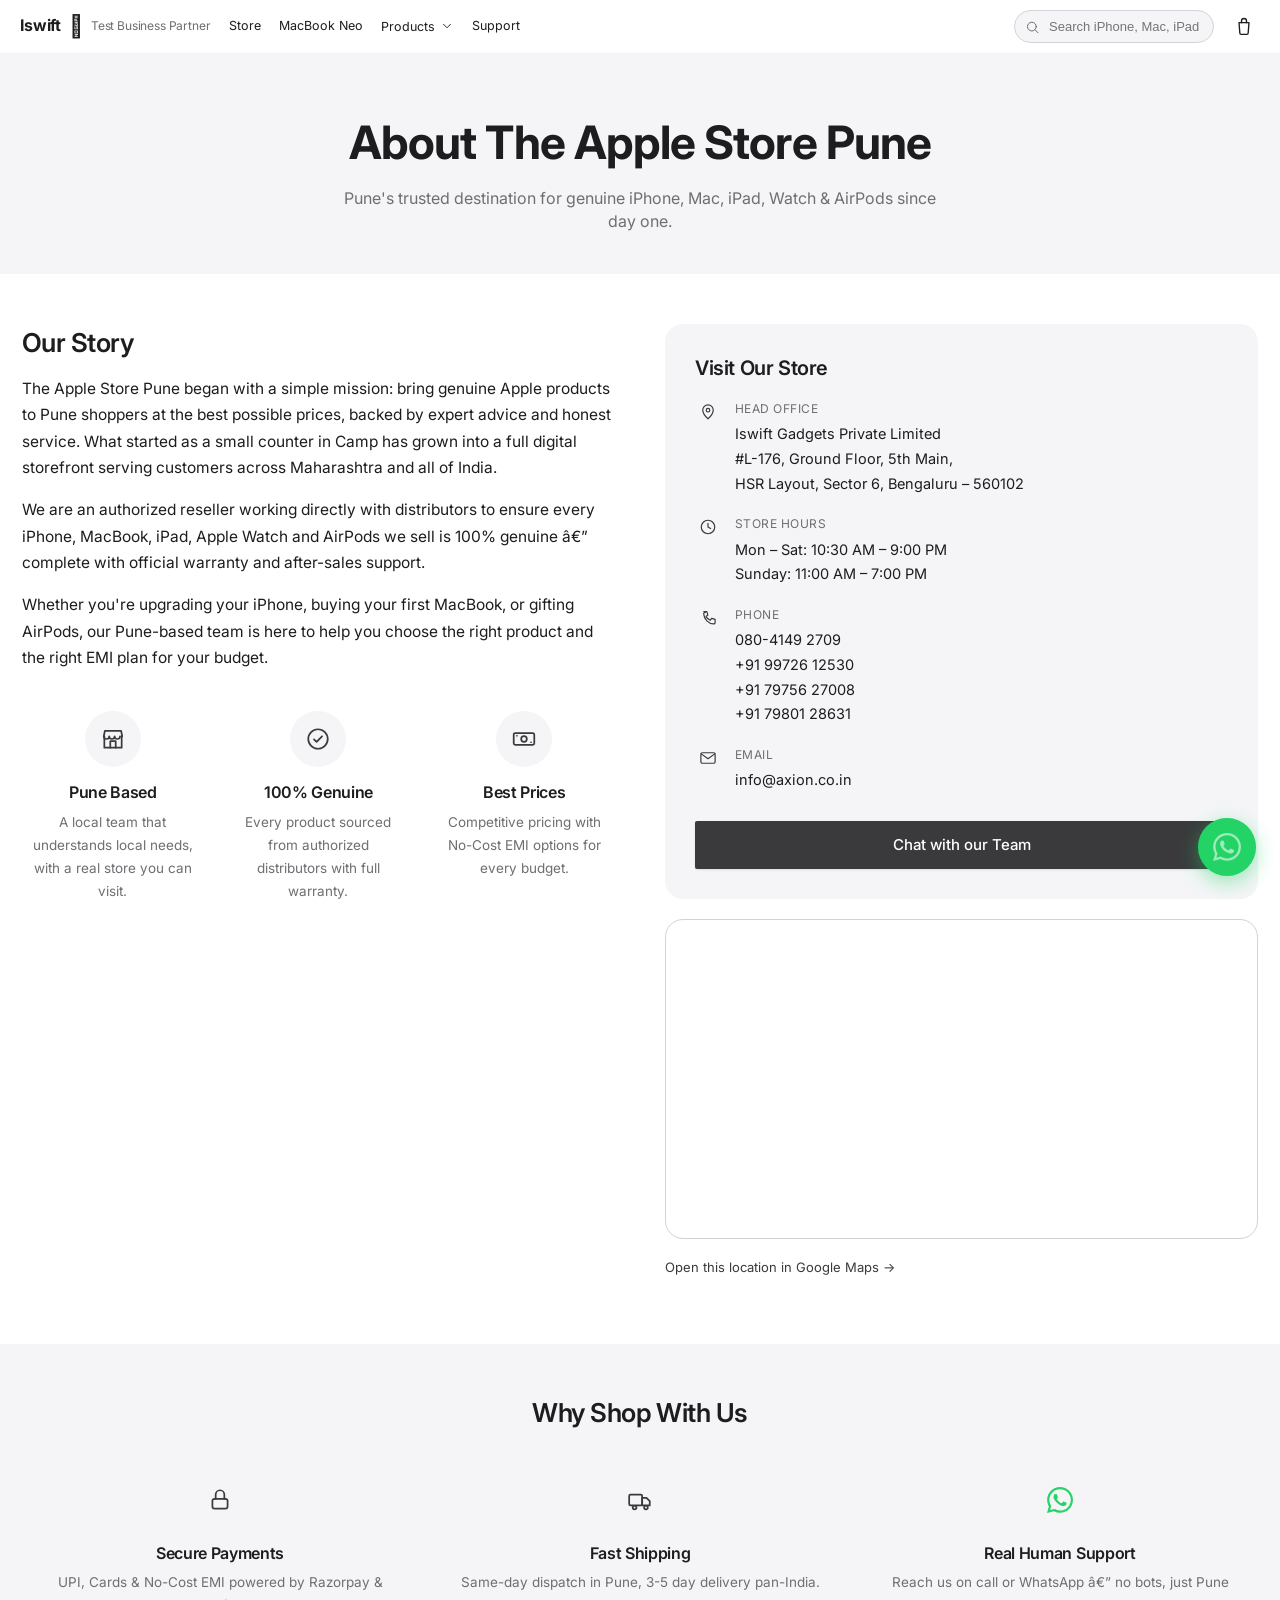
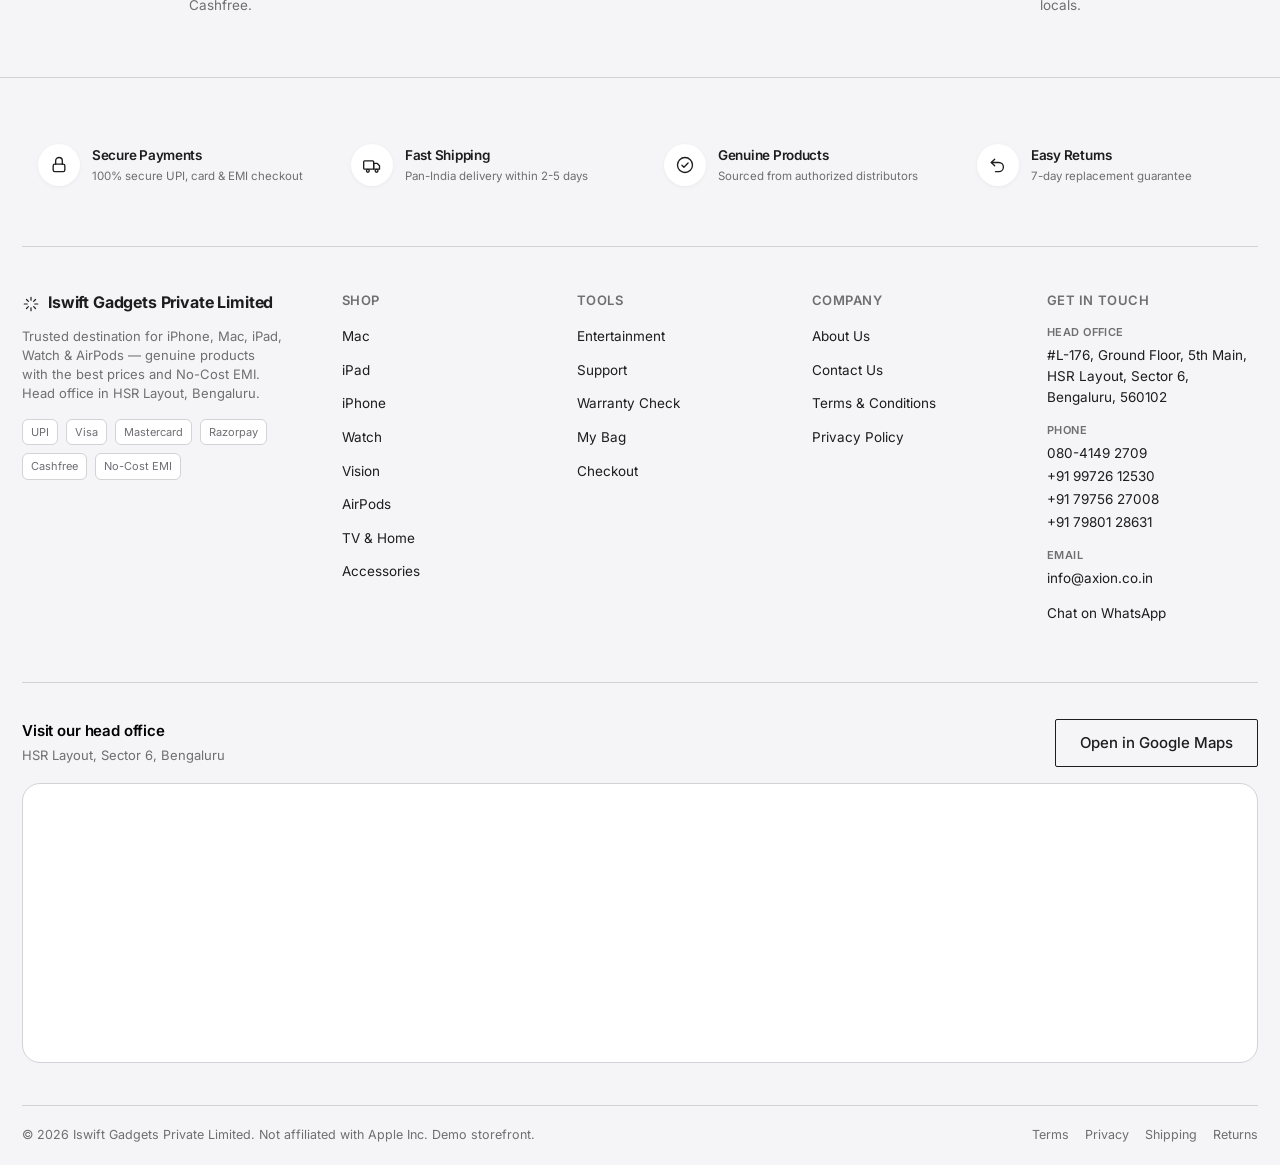
<file: about.html>
<!DOCTYPE html>
<html lang="en">
<head>
<meta charset="UTF-8">
<meta name="viewport" content="width=device-width, initial-scale=1.0">
<title>About Us | The Apple Store</title>
<meta name="description" content="Learn about The Apple Store Pune â€” Pune's trusted destination for genuine Apple products, located in the heart of the city.">
<link rel="icon" href="data:image/svg+xml,<svg xmlns=%22http://www.w3.org/2000/svg%22 viewBox=%220 0 100 100%22><text y=%22.9em%22 font-size=%2290%22>&#63743;</text></svg>">
<link rel="stylesheet" href="css/style.css">
</head>
<body>

<div id="site-header"></div>

<section class="page-hero">
  <div class="container">
    <h1>About The Apple Store Pune</h1>
    <p>Pune's trusted destination for genuine iPhone, Mac, iPad, Watch &amp; AirPods since day one.</p>
  </div>
</section>

<section class="content-block">
  <div class="container">
    <div class="two-col">
      <div>
        <h2>Our Story</h2>
        <p>The Apple Store Pune began with a simple mission: bring genuine Apple products to Pune shoppers at the best possible prices, backed by expert advice and honest service. What started as a small counter in Camp has grown into a full digital storefront serving customers across Maharashtra and all of India.</p>
        <p>We are an authorized reseller working directly with distributors to ensure every iPhone, MacBook, iPad, Apple Watch and AirPods we sell is 100% genuine â€” complete with official warranty and after-sales support.</p>
        <p>Whether you're upgrading your iPhone, buying your first MacBook, or gifting AirPods, our Pune-based team is here to help you choose the right product and the right EMI plan for your budget.</p>

        <div class="value-grid">
          <div class="value-card">
            <div class="icon" data-icon="store" data-icon-size="26"></div>
            <h4>Pune Based</h4>
            <p>A local team that understands local needs, with a real store you can visit.</p>
          </div>
          <div class="value-card">
            <div class="icon" data-icon="checkCircle" data-icon-size="26"></div>
            <h4>100% Genuine</h4>
            <p>Every product sourced from authorized distributors with full warranty.</p>
          </div>
          <div class="value-card">
            <div class="icon" data-icon="cash" data-icon-size="26"></div>
            <h4>Best Prices</h4>
            <p>Competitive pricing with No-Cost EMI options for every budget.</p>
          </div>
        </div>
      </div>

      <div>
        <div class="store-info-card">
          <h3>Visit Our Store</h3>
          <div class="store-info-row">
            <span class="icon" data-icon="pin" data-icon-size="18"></span>
            <div>
              <p class="label">Head Office</p>
              <p>Iswift Gadgets Private Limited<br>#L-176, Ground Floor, 5th Main,<br>HSR Layout, Sector 6, Bengaluru – 560102</p>
            </div>
          </div>
          <div class="store-info-row">
            <span class="icon" data-icon="clock" data-icon-size="18"></span>
            <div>
              <p class="label">Store Hours</p>
              <p>Mon – Sat: 10:30 AM – 9:00 PM<br>Sunday: 11:00 AM – 7:00 PM</p>
            </div>
          </div>
          <div class="store-info-row">
            <span class="icon" data-icon="phone" data-icon-size="18"></span>
            <div>
              <p class="label">Phone</p>
              <p>
                <a href="tel:+918041492709">080-4149 2709</a><br>
                <a href="tel:+919972612530">+91 99726 12530</a><br>
                <a href="tel:+917975627008">+91 79756 27008</a><br>
                <a href="tel:+917980128631">+91 79801 28631</a>
              </p>
            </div>
          </div>
          <div class="store-info-row">
            <span class="icon" data-icon="mail" data-icon-size="18"></span>
            <div>
              <p class="label">Email</p>
              <p><a href="mailto:info@axion.co.in">info@axion.co.in</a></p>
            </div>
          </div>
          <a href="#" id="aboutWaLink" target="_blank" rel="noopener" class="btn btn-primary btn-block" style="margin-top:10px;">Chat with our Team</a>
        </div>

        <iframe class="map-frame" style="margin-top:20px;" loading="lazy" referrerpolicy="no-referrer-when-downgrade"
          src="https://www.google.com/maps?q=Axion+Computers+(Head+Office),+L-176,+5th+Main,+HSR+Layout,+Sector+6,+Bengaluru,+560102&amp;hl=en&amp;z=16&amp;output=embed"
          title="Head Office map — HSR Layout, Bengaluru" allowfullscreen></iframe>
        <p style="margin-top:10px; font-size:13px;">
          <a href="https://share.google/xm1mcXn94xCpgRc7I" target="_blank" rel="noopener" style="color:var(--blue);">Open this location in Google Maps →</a>
        </p>
      </div>
    </div>
  </div>
</section>

<section class="content-block" style="background: var(--gray-bg);">
  <div class="container" style="text-align:center;">
    <h2>Why Shop With Us</h2>
    <div class="value-grid" style="margin-top:30px;">
      <div class="value-card">
        <div class="icon" data-icon="lock" data-icon-size="26"></div>
        <h4>Secure Payments</h4>
        <p>UPI, Cards &amp; No-Cost EMI powered by Razorpay &amp; Cashfree.</p>
      </div>
      <div class="value-card">
        <div class="icon" data-icon="truck" data-icon-size="26"></div>
        <h4>Fast Shipping</h4>
        <p>Same-day dispatch in Pune, 3-5 day delivery pan-India.</p>
      </div>
      <div class="value-card">
        <div class="icon" data-icon="whatsapp" data-icon-size="26"></div>
        <h4>Real Human Support</h4>
        <p>Reach us on call or WhatsApp â€” no bots, just Pune locals.</p>
      </div>
    </div>
  </div>
</section>

<div id="site-footer"></div>
<div id="whatsapp-float"></div>

<script src="js/data.js"></script>
<script src="js/cart.js"></script>
<script src="js/icons.js"></script>
<script src="js/main.js"></script>
<script src="js/animations.js" defer></script>
<script>
  renderHeader("about");
  renderFooter();
  renderWhatsAppFloat("Hi, I'd like to know more about The Apple Store Pune.");
  document.getElementById("aboutWaLink").href = whatsappLink("Hi, I'd like to know more about The Apple Store Pune and your store location.");
</script>
</body>
</html>
</file>
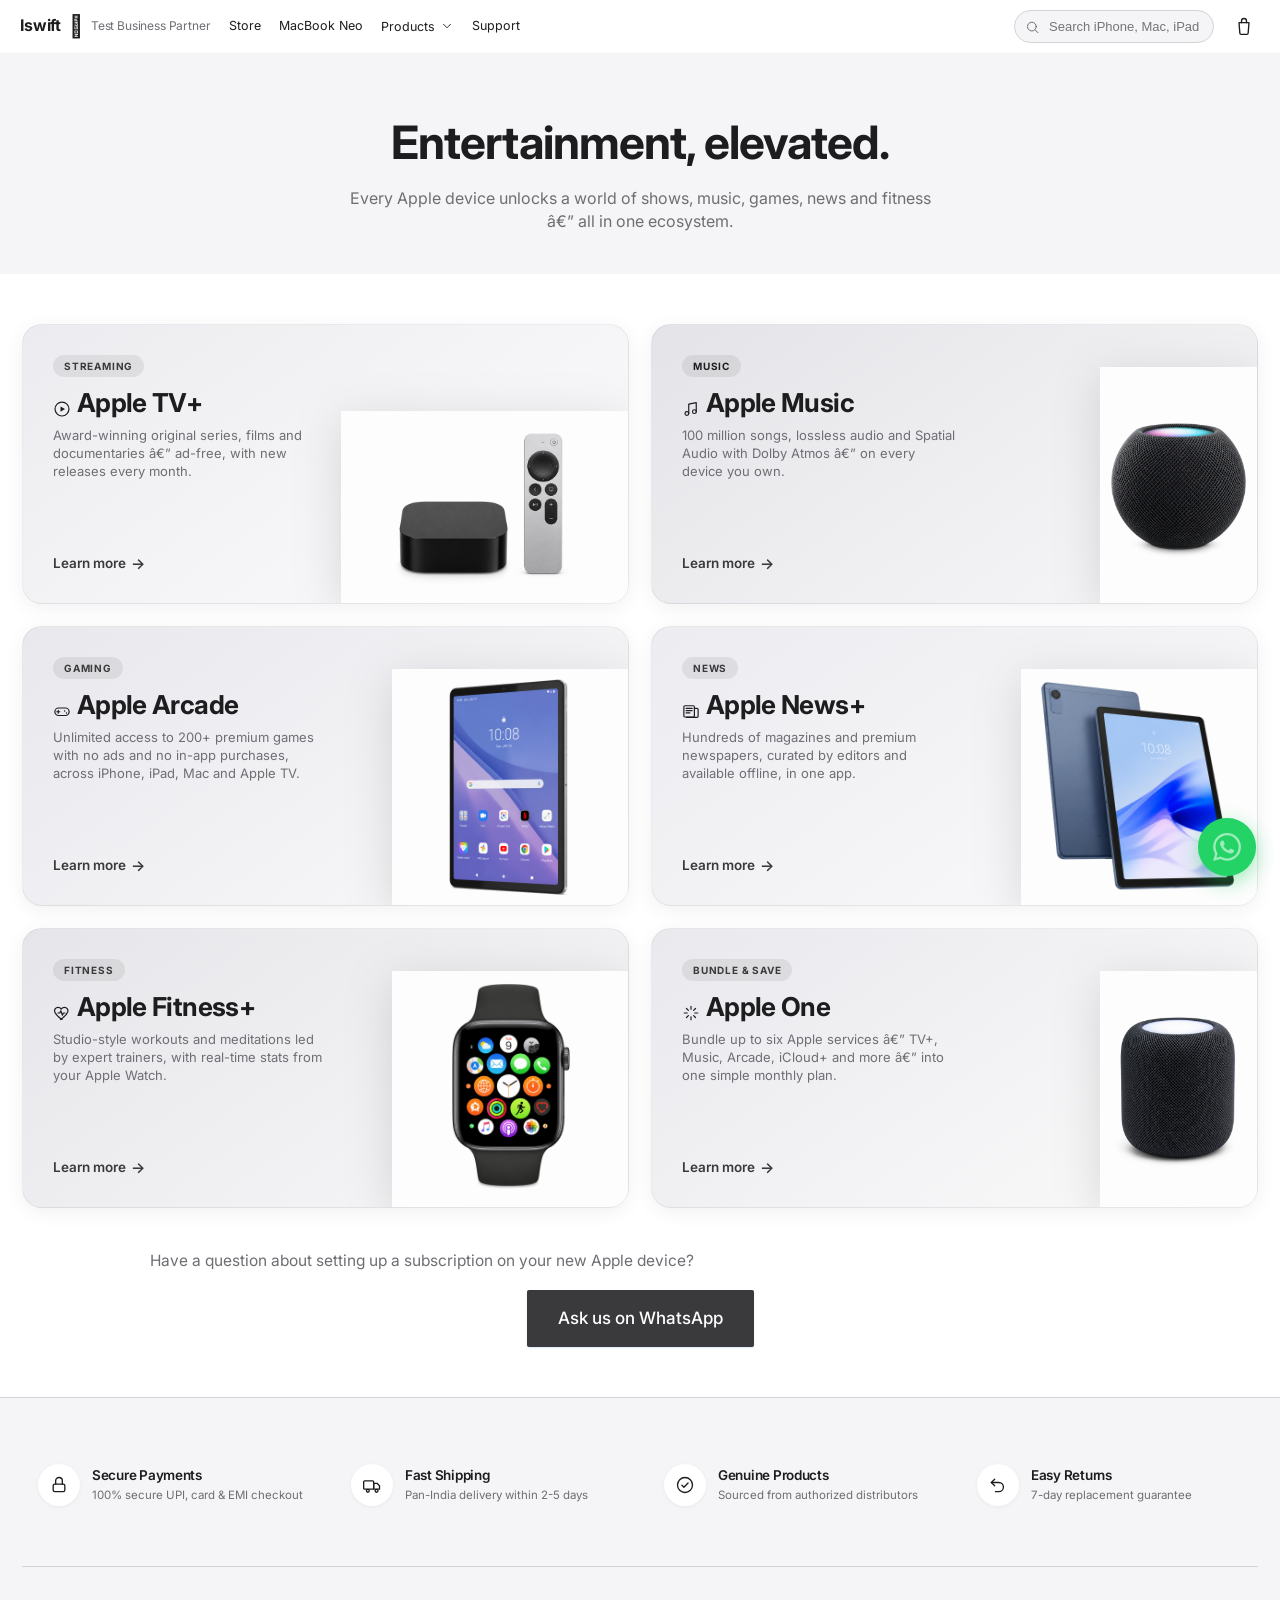
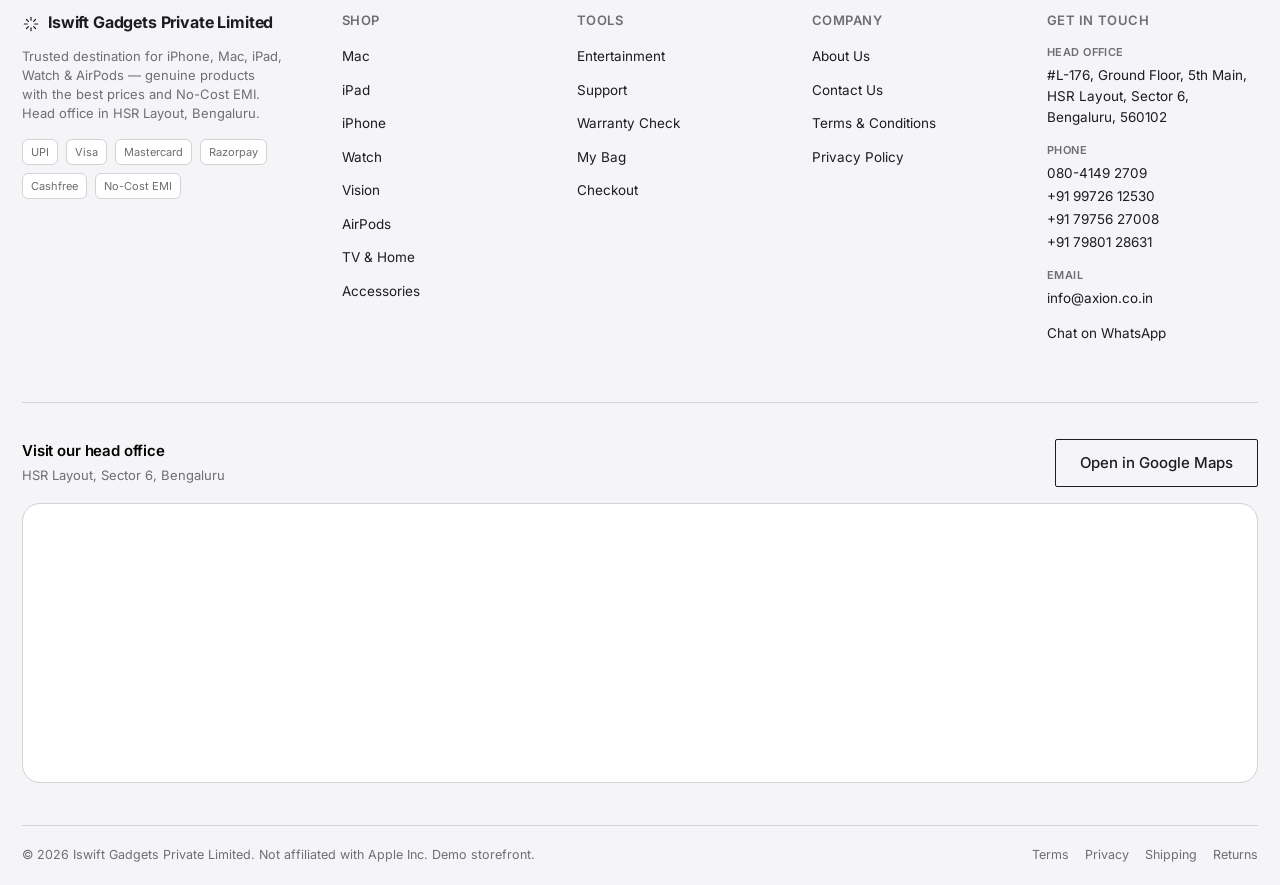
<file: entertainment.html>
﻿<!DOCTYPE html>
<html lang="en">
<head>
<meta charset="UTF-8">
<meta name="viewport" content="width=device-width, initial-scale=1.0">
<title>Entertainment | Iswift Gadgets Private Limited</title>
<meta name="description" content="Explore Apple's entertainment services â€” Apple TV+, Apple Music, Apple Arcade, Apple News+ and Apple Fitness+ â€” available on every Apple device.">
<link rel="icon" href="data:image/svg+xml,<svg xmlns=%22http://www.w3.org/2000/svg%22 viewBox=%220 0 100 100%22><text y=%22.9em%22 font-size=%2290%22>&#63743;</text></svg>">
<link rel="stylesheet" href="css/style.css">
</head>
<body>

<div id="site-header"></div>

<section class="page-hero">
  <div class="container">
    <h1>Entertainment, elevated.</h1>
    <p>Every Apple device unlocks a world of shows, music, games, news and fitness â€” all in one ecosystem.</p>
  </div>
</section>

<section class="content-block">
  <div class="container">
    <div class="collections-grid" style="grid-template-columns: repeat(2, 1fr);">

      <div class="collection-card reveal reveal-delay-1" style="cursor:default;">
        <div class="cc-text">
          <span class="cc-badge">Streaming</span>
          <h3><span data-icon="play" data-icon-size="18" style="vertical-align:-3px; display:inline-block; margin-right:6px;"></span>Apple TV+</h3>
          <p>Award-winning original series, films and documentaries â€” ad-free, with new releases every month.</p>
          <a href="https://tv.apple.com" target="_blank" rel="noopener" class="cc-link">Learn more</a>
        </div>
        <img src="images/products/apple-tv-4k.png" alt="Apple TV+">
      </div>

      <div class="collection-card reveal reveal-delay-2" style="cursor:default;">
        <div class="cc-text">
          <span class="cc-badge">Music</span>
          <h3><span data-icon="musicNote" data-icon-size="18" style="vertical-align:-3px; display:inline-block; margin-right:6px;"></span>Apple Music</h3>
          <p>100 million songs, lossless audio and Spatial Audio with Dolby Atmos â€” on every device you own.</p>
          <a href="https://music.apple.com" target="_blank" rel="noopener" class="cc-link">Learn more</a>
        </div>
        <img src="images/products/homepod-mini.png" alt="Apple Music">
      </div>

      <div class="collection-card reveal reveal-delay-3" style="cursor:default;">
        <div class="cc-text">
          <span class="cc-badge">Gaming</span>
          <h3><span data-icon="gameController" data-icon-size="18" style="vertical-align:-3px; display:inline-block; margin-right:6px;"></span>Apple Arcade</h3>
          <p>Unlimited access to 200+ premium games with no ads and no in-app purchases, across iPhone, iPad, Mac and Apple TV.</p>
          <a href="https://apps.apple.com/story/id1538632801" target="_blank" rel="noopener" class="cc-link">Learn more</a>
        </div>
        <img src="images/products/ipad-pro-silver.png" alt="Apple Arcade">
      </div>

      <div class="collection-card reveal reveal-delay-1" style="cursor:default;">
        <div class="cc-text">
          <span class="cc-badge">News</span>
          <h3><span data-icon="newspaper" data-icon-size="18" style="vertical-align:-3px; display:inline-block; margin-right:6px;"></span>Apple News+</h3>
          <p>Hundreds of magazines and premium newspapers, curated by editors and available offline, in one app.</p>
          <a href="https://www.apple.com/apple-news/" target="_blank" rel="noopener" class="cc-link">Learn more</a>
        </div>
        <img src="images/products/ipad-air-blue.png" alt="Apple News+">
      </div>

      <div class="collection-card reveal reveal-delay-2" style="cursor:default;">
        <div class="cc-text">
          <span class="cc-badge">Fitness</span>
          <h3><span data-icon="heartPulse" data-icon-size="18" style="vertical-align:-3px; display:inline-block; margin-right:6px;"></span>Apple Fitness+</h3>
          <p>Studio-style workouts and meditations led by expert trainers, with real-time stats from your Apple Watch.</p>
          <a href="https://www.apple.com/apple-fitness-plus/" target="_blank" rel="noopener" class="cc-link">Learn more</a>
        </div>
        <img src="images/products/watch-series9-black.png" alt="Apple Fitness+">
      </div>

      <div class="collection-card reveal reveal-delay-3" style="cursor:default;">
        <div class="cc-text">
          <span class="cc-badge">Bundle &amp; Save</span>
          <h3><span data-icon="sparkle" data-icon-size="18" style="vertical-align:-3px; display:inline-block; margin-right:6px;"></span>Apple One</h3>
          <p>Bundle up to six Apple services â€” TV+, Music, Arcade, iCloud+ and more â€” into one simple monthly plan.</p>
          <a href="https://www.apple.com/apple-one/" target="_blank" rel="noopener" class="cc-link">Learn more</a>
        </div>
        <img src="images/products/homepod-2nd-gen.png" alt="Apple One">
      </div>

    </div>

    <div style="text-align:center; margin-top:40px;">
      <p style="color:var(--gray-text); margin-bottom:16px;">Have a question about setting up a subscription on your new Apple device?</p>
      <a href="#" id="entWaLink" target="_blank" rel="noopener" class="btn btn-primary btn-lg">Ask us on WhatsApp</a>
    </div>
  </div>
</section>

<div id="site-footer"></div>
<div id="whatsapp-float"></div>

<script src="js/data.js"></script>
<script src="js/cart.js"></script>
<script src="js/icons.js"></script>
<script src="js/main.js"></script>
<script src="js/animations.js" defer></script>
<script>
  renderHeader("entertainment");
  renderFooter();
  renderWhatsAppFloat("Hi, I have a question about Apple's entertainment services.");
  document.getElementById("entWaLink").href = whatsappLink("Hi, I have a question about setting up Apple TV+, Music, Arcade or another subscription.");
</script>
</body>
</html>
</file>
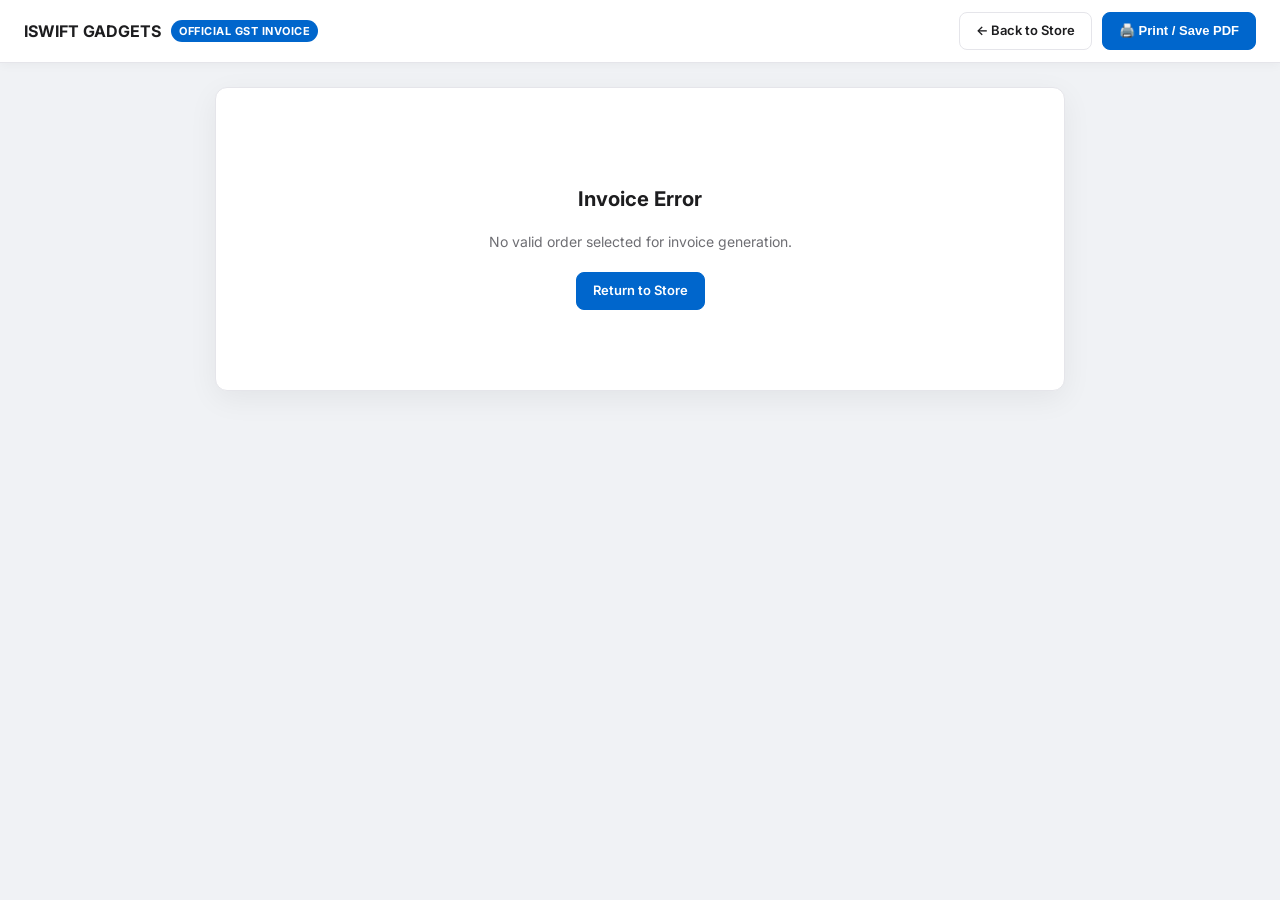
<file: invoice.html>
<!DOCTYPE html>
<html lang="en">
<head>
  <meta charset="UTF-8">
  <meta name="viewport" content="width=device-width, initial-scale=1.0">
  <title>Tax Invoice — ISWIFT GADGETS PRIVATE LIMITED</title>
  <link rel="preconnect" href="https://fonts.googleapis.com">
  <link rel="preconnect" href="https://fonts.gstatic.com" crossorigin>
  <link href="https://fonts.googleapis.com/css2?family=SF+Pro+Display:wght@400;500;600;700&family=Inter:wght@400;500;600;700&display=swap" rel="stylesheet">
  <style>
    :root {
      --primary: #0066cc;
      --dark: #1d1d1f;
      --gray-light: #f5f5f7;
      --gray-border: #e5e5ea;
      --gray-text: #6e6e73;
      --green-bg: #e6f4ea;
      --green-text: #137333;
      --amber-bg: #fef7e0;
      --amber-text: #b45309;
    }
    * { box-sizing: border-box; }
    body {
      margin: 0;
      padding: 0;
      font-family: -apple-system, BlinkMacSystemFont, "SF Pro Display", "Inter", sans-serif;
      background: #f0f2f5;
      color: var(--dark);
      font-size: 13.5px;
      line-height: 1.5;
    }
    .invoice-toolbar {
      background: #ffffff;
      border-bottom: 1px solid var(--gray-border);
      padding: 12px 24px;
      display: flex;
      justify-content: space-between;
      align-items: center;
      position: sticky;
      top: 0;
      z-index: 100;
      box-shadow: 0 2px 10px rgba(0,0,0,0.04);
    }
    .invoice-toolbar-title {
      font-weight: 700;
      font-size: 16px;
      color: var(--dark);
      display: flex;
      align-items: center;
      gap: 10px;
    }
    .invoice-toolbar-title .badge {
      background: #0066cc;
      color: #fff;
      font-size: 11px;
      padding: 3px 8px;
      border-radius: 12px;
      text-transform: uppercase;
      letter-spacing: 0.5px;
    }
    .toolbar-actions {
      display: flex;
      gap: 10px;
    }
    .btn-inv {
      display: inline-flex;
      align-items: center;
      gap: 6px;
      padding: 8px 16px;
      border-radius: 8px;
      font-weight: 600;
      font-size: 13px;
      cursor: pointer;
      text-decoration: none;
      transition: all 0.2s ease;
      border: 1px solid var(--gray-border);
      background: #fff;
      color: var(--dark);
    }
    .btn-inv:hover {
      background: #f5f5f7;
    }
    .btn-inv-primary {
      background: var(--primary);
      color: #fff;
      border-color: var(--primary);
    }
    .btn-inv-primary:hover {
      background: #0052a3;
    }
    
    .invoice-wrapper {
      max-width: 850px;
      margin: 24px auto;
      background: #ffffff;
      padding: 40px 48px;
      border-radius: 12px;
      box-shadow: 0 8px 30px rgba(0,0,0,0.06);
      border: 1px solid var(--gray-border);
    }

    /* Invoice Layout Header */
    .inv-header {
      display: flex;
      justify-content: space-between;
      align-items: flex-start;
      border-bottom: 2px solid var(--gray-border);
      padding-bottom: 24px;
      margin-bottom: 24px;
    }
    .inv-brand h1 {
      margin: 0 0 4px;
      font-size: 22px;
      font-weight: 800;
      color: var(--dark);
      letter-spacing: -0.5px;
    }
    .inv-brand p {
      margin: 0;
      color: var(--gray-text);
      font-size: 12px;
      font-weight: 500;
    }
    .inv-company-details {
      margin-top: 10px;
      font-size: 12px;
      color: #424245;
      line-height: 1.4;
    }
    .inv-tax-badge {
      font-weight: 600;
      color: var(--primary);
      margin-top: 4px;
    }

    .inv-meta-card {
      text-align: right;
    }
    .inv-type-title {
      font-size: 20px;
      font-weight: 800;
      text-transform: uppercase;
      letter-spacing: 1px;
      color: var(--dark);
      margin: 0 0 10px;
    }
    .status-badge {
      display: inline-block;
      padding: 4px 12px;
      border-radius: 20px;
      font-size: 12px;
      font-weight: 700;
      text-transform: uppercase;
      margin-bottom: 12px;
    }
    .status-badge.paid { background: var(--green-bg); color: var(--green-text); }
    .status-badge.pending { background: var(--amber-bg); color: var(--amber-text); }
    .status-badge.cod { background: #e8f0fe; color: #1a73e8; }

    .inv-meta-grid {
      font-size: 12.5px;
      display: grid;
      grid-template-columns: auto auto;
      gap: 4px 12px;
      text-align: right;
    }
    .inv-meta-grid span.lbl { color: var(--gray-text); }
    .inv-meta-grid span.val { font-weight: 600; color: var(--dark); }

    /* Addresses Grid */
    .inv-parties {
      display: grid;
      grid-template-columns: 1fr 1fr;
      gap: 24px;
      margin-bottom: 24px;
      background: var(--gray-light);
      padding: 16px 20px;
      border-radius: 8px;
    }
    .party-box h3 {
      margin: 0 0 6px;
      font-size: 12px;
      text-transform: uppercase;
      letter-spacing: 0.5px;
      color: var(--gray-text);
    }
    .party-box p {
      margin: 0;
      font-size: 13px;
      line-height: 1.45;
      color: var(--dark);
    }
    .party-name { font-weight: 700; font-size: 14px; margin-bottom: 2px !important; }

    /* Table */
    .inv-table {
      width: 100%;
      border-collapse: collapse;
      margin-bottom: 24px;
      font-size: 13px;
    }
    .inv-table th {
      background: #f5f5f7;
      text-align: left;
      padding: 10px 12px;
      font-size: 11px;
      font-weight: 700;
      text-transform: uppercase;
      color: var(--gray-text);
      border-bottom: 1px solid var(--gray-border);
    }
    .inv-table td {
      padding: 12px;
      border-bottom: 1px solid var(--gray-border);
      vertical-align: top;
    }
    .inv-table tr:last-child td { border-bottom: 2px solid var(--gray-border); }
    .text-right { text-align: right; }
    .text-center { text-align: center; }

    /* Totals */
    .inv-summary-container {
      display: flex;
      justify-content: space-between;
      align-items: flex-start;
      margin-bottom: 30px;
    }
    .inv-words-box {
      max-width: 45%;
      font-size: 12px;
      color: var(--gray-text);
      background: #fafafa;
      padding: 12px 16px;
      border-radius: 8px;
      border: 1px solid var(--gray-border);
    }
    .inv-words-box strong { color: var(--dark); display: block; margin-top: 4px; font-size: 12.5px; }

    .inv-totals-table {
      width: 320px;
      font-size: 13px;
    }
    .inv-totals-table tr td {
      padding: 6px 0;
    }
    .inv-totals-table tr td:last-child {
      text-align: right;
      font-weight: 600;
    }
    .inv-totals-table tr.grand-total {
      border-top: 2px solid var(--dark);
      border-bottom: 2px solid var(--dark);
      font-size: 16px;
      font-weight: 800;
    }
    .inv-totals-table tr.grand-total td {
      padding: 10px 0;
      color: var(--dark);
    }

    /* Footer & Signatory */
    .inv-footer {
      border-top: 1px solid var(--gray-border);
      padding-top: 20px;
      display: flex;
      justify-content: space-between;
      align-items: flex-end;
      margin-top: 40px;
    }
    .inv-terms {
      font-size: 11px;
      color: var(--gray-text);
      max-width: 450px;
      line-height: 1.4;
    }
    .inv-terms h5 { margin: 0 0 4px; font-size: 11px; color: var(--dark); }
    .inv-signatory {
      text-align: center;
      width: 200px;
    }
    .signatory-stamp {
      height: 48px;
      margin-bottom: 4px;
      opacity: 0.85;
    }
    .signatory-line {
      border-top: 1px solid var(--dark);
      padding-top: 4px;
      font-size: 11px;
      font-weight: 700;
      color: var(--dark);
    }

    @media print {
      body { background: #fff; }
      .invoice-toolbar { display: none; }
      .invoice-wrapper {
        box-shadow: none;
        border: none;
        padding: 0;
        margin: 0;
        max-width: 100%;
      }
    }
  </style>
</head>
<body>

<div class="invoice-toolbar">
  <div class="invoice-toolbar-title">
    <span>ISWIFT GADGETS</span>
    <span class="badge">Official GST Invoice</span>
  </div>
  <div class="toolbar-actions">
    <a href="index.html" class="btn-inv">← Back to Store</a>
    <button type="button" class="btn-inv btn-inv-primary" onclick="window.print()">🖨️ Print / Save PDF</button>
  </div>
</div>

<div class="invoice-wrapper" id="invoiceRoot">
  <div style="text-align:center; padding: 40px;" id="loadingState">
    <p style="color:var(--gray-text); font-size: 15px;">Loading official Tax Invoice details...</p>
  </div>
</div>

<script src="js/config.js"></script>
<script>
function formatINR(val) {
  return "₹" + Number(val || 0).toLocaleString("en-IN", { maximumFractionDigits: 2, minimumFractionDigits: 2 });
}

function numberToWords(num) {
  const a = ['', 'One ', 'Two ', 'Three ', 'Four ', 'Five ', 'Six ', 'Seven ', 'Eight ', 'Nine ', 'Ten ', 'Eleven ', 'Twelve ', 'Thirteen ', 'Fourteen ', 'Fifteen ', 'Sixteen ', 'Seventeen ', 'Eighteen ', 'Nineteen '];
  const b = ['', '', 'Twenty', 'Thirty', 'Forty', 'Fifty', 'Sixty', 'Seventy', 'Eighty', 'Ninety'];

  function inWords(n) {
    if ((n = n.toString()).length > 9) return 'overflow';
    let n_array = ('000000000' + n).substr(-9).match(/^(\d{2})(\d{2})(\d{2})(\d{1})(\d{2})$/);
    if (!n_array) return '';
    let str = '';
    str += (n_array[1] != 0) ? (a[Number(n_array[1])] || b[n_array[1][0]] + ' ' + a[n_array[1][1]]) + 'Crore ' : '';
    str += (n_array[2] != 0) ? (a[Number(n_array[2])] || b[n_array[2][0]] + ' ' + a[n_array[2][1]]) + 'Lakh ' : '';
    str += (n_array[3] != 0) ? (a[Number(n_array[3])] || b[n_array[3][0]] + ' ' + a[n_array[3][1]]) + 'Thousand ' : '';
    str += (n_array[4] != 0) ? (a[Number(n_array[4])] || b[n_array[4][0]] + ' ' + a[n_array[4][1]]) + 'Hundred ' : '';
    str += (n_array[5] != 0) ? ((str != '') ? 'and ' : '') + (a[Number(n_array[5])] || b[n_array[5][0]] + ' ' + a[n_array[5][1]]) + 'Rupees Only' : 'Rupees Only';
    return str;
  }
  return inWords(Math.round(num));
}

document.addEventListener("DOMContentLoaded", function () {
  const params = new URLSearchParams(window.location.search);
  const orderId = params.get("id");

  let savedOrder = null;
  if (orderId) {
    try {
      const cached = localStorage.getItem("order_" + orderId) || localStorage.getItem("lastOrder");
      if (cached) savedOrder = JSON.parse(cached);
    } catch (_) {}
  } else {
    try {
      const cached = localStorage.getItem("lastOrder");
      if (cached) savedOrder = JSON.parse(cached);
    } catch (_) {}
  }

  if (orderId && typeof APPLE_STORE_API_BASE !== "undefined") {
    fetch(APPLE_STORE_API_BASE + "/orders/" + orderId + "/public")
      .then(r => r.ok ? r.json() : null)
      .then(data => {
        if (data && data.invoice) {
          renderInvoice(data.invoice);
        } else if (savedOrder) {
          renderInvoice(generateFallbackInvoice(savedOrder));
        } else {
          renderError("Invoice not found for Order ID: " + orderId);
        }
      })
      .catch(() => {
        if (savedOrder) {
          renderInvoice(generateFallbackInvoice(savedOrder));
        } else {
          renderError("Could not load invoice. Please check your internet connection.");
        }
      });
  } else if (savedOrder) {
    renderInvoice(generateFallbackInvoice(savedOrder));
  } else {
    renderError("No valid order selected for invoice generation.");
  }
});

function generateFallbackInvoice(order) {
  const grandTotal = order.total || order.totals?.total || 0;
  const taxableAmount = Math.round((grandTotal / 1.18) * 100) / 100;
  const gstAmount = Math.round((grandTotal - taxableAmount) * 100) / 100;
  const cgst = Math.round((gstAmount / 2) * 100) / 100;
  const sgst = Math.round((gstAmount - cgst) * 100) / 100;

  const items = (order.items || []).map((item, idx) => {
    const itemTotal = item.total || (item.price * (item.qty || item.quantity || 1));
    const itemTaxable = Math.round((itemTotal / 1.18) * 100) / 100;
    const itemGst = Math.round((itemTotal - itemTaxable) * 100) / 100;
    return {
      id: item.id || ("ITM" + (idx+1)),
      name: item.name || "Apple Product",
      quantity: item.qty || item.quantity || 1,
      unitPrice: item.price || itemTotal,
      total: itemTotal,
      taxableAmount: itemTaxable,
      cgst: Math.round((itemGst / 2) * 100) / 100,
      sgst: Math.round((itemGst / 2) * 100) / 100,
      gstRate: "18%",
      hsn: "84713010"
    };
  });

  return {
    invoiceNo: "INV-2026-" + (order.orderId || order.id || "LOCAL"),
    invoiceDate: order.createdAt || new Date().toISOString(),
    orderId: order.orderId || order.id || "LOCAL",
    paymentStatus: order.method === "cod" ? "CONFIRMED (COD)" : "PAID",
    paymentMode: (order.method || order.paymentMode || "ONLINE").toUpperCase(),
    company: {
      name: "ISWIFT GADGETS PRIVATE LIMITED",
      tagline: "Apple Authorised Reseller & Retailer",
      address: "104 FC Road, Shivaji Nagar, Pune, Maharashtra 411005",
      gstin: "27AAACI1234F1Z8",
      pan: "AAACI1234F",
      cin: "U52100PN2024PTC192837",
      email: "sales@iswiftgadgets.in",
      phone: "+91 98765 43210",
      website: "https://iswiftgadgets.in"
    },
    customer: order.customer || { name: "Customer", email: "customer@example.com", phone: "9876543210" },
    shippingAddress: order.shippingAddress || order.shipping || { address: "Store Pickup / Delivered Address", city: "Pune", state: "Maharashtra", pincode: "411005" },
    items: items,
    pricing: {
      subtotal: order.subtotal || grandTotal,
      discount: order.discount || 0,
      shipping: 0,
      taxableAmount: taxableAmount,
      cgst: cgst,
      sgst: sgst,
      totalGst: gstAmount,
      grandTotal: grandTotal,
      currency: "INR"
    }
  };
}

function renderError(msg) {
  document.getElementById("invoiceRoot").innerHTML = `
    <div style="text-align:center; padding: 40px 20px;">
      <h2 style="color:var(--dark);">Invoice Error</h2>
      <p style="color:var(--gray-text); font-size:14px; margin-bottom:20px;">${msg}</p>
      <a href="index.html" class="btn-inv btn-inv-primary">Return to Store</a>
    </div>
  `;
}

function renderInvoice(inv) {
  const dt = new Date(inv.invoiceDate || Date.now()).toLocaleDateString("en-IN", {
    year: 'numeric', month: 'long', day: 'numeric', hour: '2-digit', minute: '2-digit'
  });

  const statusClass = inv.paymentStatus.includes("PAID") ? "paid" : (inv.paymentStatus.includes("COD") ? "cod" : "pending");

  let itemsHtml = inv.items.map((item, i) => `
    <tr>
      <td class="text-center">${i + 1}</td>
      <td>
        <strong>${item.name}</strong>
        <div style="font-size:11px; color:var(--gray-text);">HSN/SAC: ${item.hsn}</div>
      </td>
      <td class="text-center">${item.quantity}</td>
      <td class="text-right">${formatINR(item.unitPrice)}</td>
      <td class="text-right">${formatINR(item.taxableAmount)}</td>
      <td class="text-center">${item.gstRate}</td>
      <td class="text-right">${formatINR(item.cgst + item.sgst)}</td>
      <td class="text-right"><strong>${formatINR(item.total)}</strong></td>
    </tr>
  `).join("");

  document.getElementById("invoiceRoot").innerHTML = `
    <div class="inv-header">
      <div class="inv-brand">
        <h1>${inv.company.name}</h1>
        <p class="inv-tax-badge">✓ ${inv.company.tagline}</p>
        <div class="inv-company-details">
          ${inv.company.address}<br>
          <strong>GSTIN:</strong> ${inv.company.gstin} | <strong>PAN:</strong> ${inv.company.pan}<br>
          <strong>Email:</strong> ${inv.company.email} | <strong>Phone:</strong> ${inv.company.phone}
        </div>
      </div>
      <div class="inv-meta-card">
        <div class="inv-type-title">TAX INVOICE</div>
        <div class="status-badge ${statusClass}">${inv.paymentStatus}</div>
        <div class="inv-meta-grid">
          <span class="lbl">Invoice No:</span><span class="val">${inv.invoiceNo}</span>
          <span class="lbl">Invoice Date:</span><span class="val">${dt}</span>
          <span class="lbl">Order ID:</span><span class="val">${inv.orderId}</span>
          <span class="lbl">Payment Mode:</span><span class="val">${inv.paymentMode}</span>
        </div>
      </div>
    </div>

    <div class="inv-parties">
      <div class="party-box">
        <h3>Billed &amp; Shipped To</h3>
        <p class="party-name">${inv.customer?.name || 'Customer'}</p>
        <p>${inv.shippingAddress?.address || ''}</p>
        <p>${inv.shippingAddress?.city || ''}, ${inv.shippingAddress?.state || ''} - ${inv.shippingAddress?.pincode || ''}</p>
        <p><strong>Phone:</strong> ${inv.customer?.phone || ''} | <strong>Email:</strong> ${inv.customer?.email || ''}</p>
      </div>
      <div class="party-box">
        <h3>Place of Supply &amp; Dispatch</h3>
        <p class="party-name">Pune, Maharashtra (State Code: 27)</p>
        <p>Dispatched via Express Courier / Store Pickup</p>
        <p><strong>Shipping Status:</strong> Pre-paid / Fast Dispatch</p>
        <p><strong>GST Type:</strong> Intrastate CGST (9%) + SGST (9%)</p>
      </div>
    </div>

    <table class="inv-table">
      <thead>
        <tr>
          <th class="text-center" style="width: 40px;">#</th>
          <th>Item Description</th>
          <th class="text-center" style="width: 50px;">Qty</th>
          <th class="text-right" style="width: 100px;">Unit Price</th>
          <th class="text-right" style="width: 100px;">Taxable Val</th>
          <th class="text-center" style="width: 60px;">GST %</th>
          <th class="text-right" style="width: 90px;">GST Amt</th>
          <th class="text-right" style="width: 110px;">Total</th>
        </tr>
      </thead>
      <tbody>
        ${itemsHtml}
      </tbody>
    </table>

    <div class="inv-summary-container">
      <div class="inv-words-box">
        Amount Payable in Words:
        <strong>${numberToWords(inv.pricing.grandTotal)}</strong>
      </div>
      <table class="inv-totals-table">
        <tr>
          <td>Subtotal (Excl. GST):</td>
          <td>${formatINR(inv.pricing.taxableAmount)}</td>
        </tr>
        <tr>
          <td>CGST (9%):</td>
          <td>${formatINR(inv.pricing.cgst)}</td>
        </tr>
        <tr>
          <td>SGST (9%):</td>
          <td>${formatINR(inv.pricing.sgst)}</td>
        </tr>
        ${inv.pricing.discount > 0 ? `
          <tr>
            <td>Discount Savings:</td>
            <td style="color:#137333;">-${formatINR(inv.pricing.discount)}</td>
          </tr>
        ` : ''}
        <tr>
          <td>Shipping &amp; Handling:</td>
          <td>${inv.pricing.shipping === 0 ? 'FREE' : formatINR(inv.pricing.shipping)}</td>
        </tr>
        <tr class="grand-total">
          <td>Grand Total:</td>
          <td>${formatINR(inv.pricing.grandTotal)}</td>
        </tr>
      </table>
    </div>

    <div class="inv-footer">
      <div class="inv-terms">
        <h5>Terms &amp; Warranty Conditions:</h5>
        1. All products carry 1-Year Official Apple Manufacturer Warranty from date of purchase.<br>
        2. 7-Day replacement guarantee applies for hardware manufacturing defects.<br>
        3. This is a computer-generated Tax Invoice and requires no physical signature.
      </div>
      <div class="inv-signatory">
        <div style="font-size:11px; font-weight:700; color:var(--dark); margin-bottom:12px;">For ISWIFT GADGETS PVT LTD</div>
        <div class="signatory-line">Authorised Signatory</div>
      </div>
    </div>
  `;
}
</script>
</body>
</html>
</file>
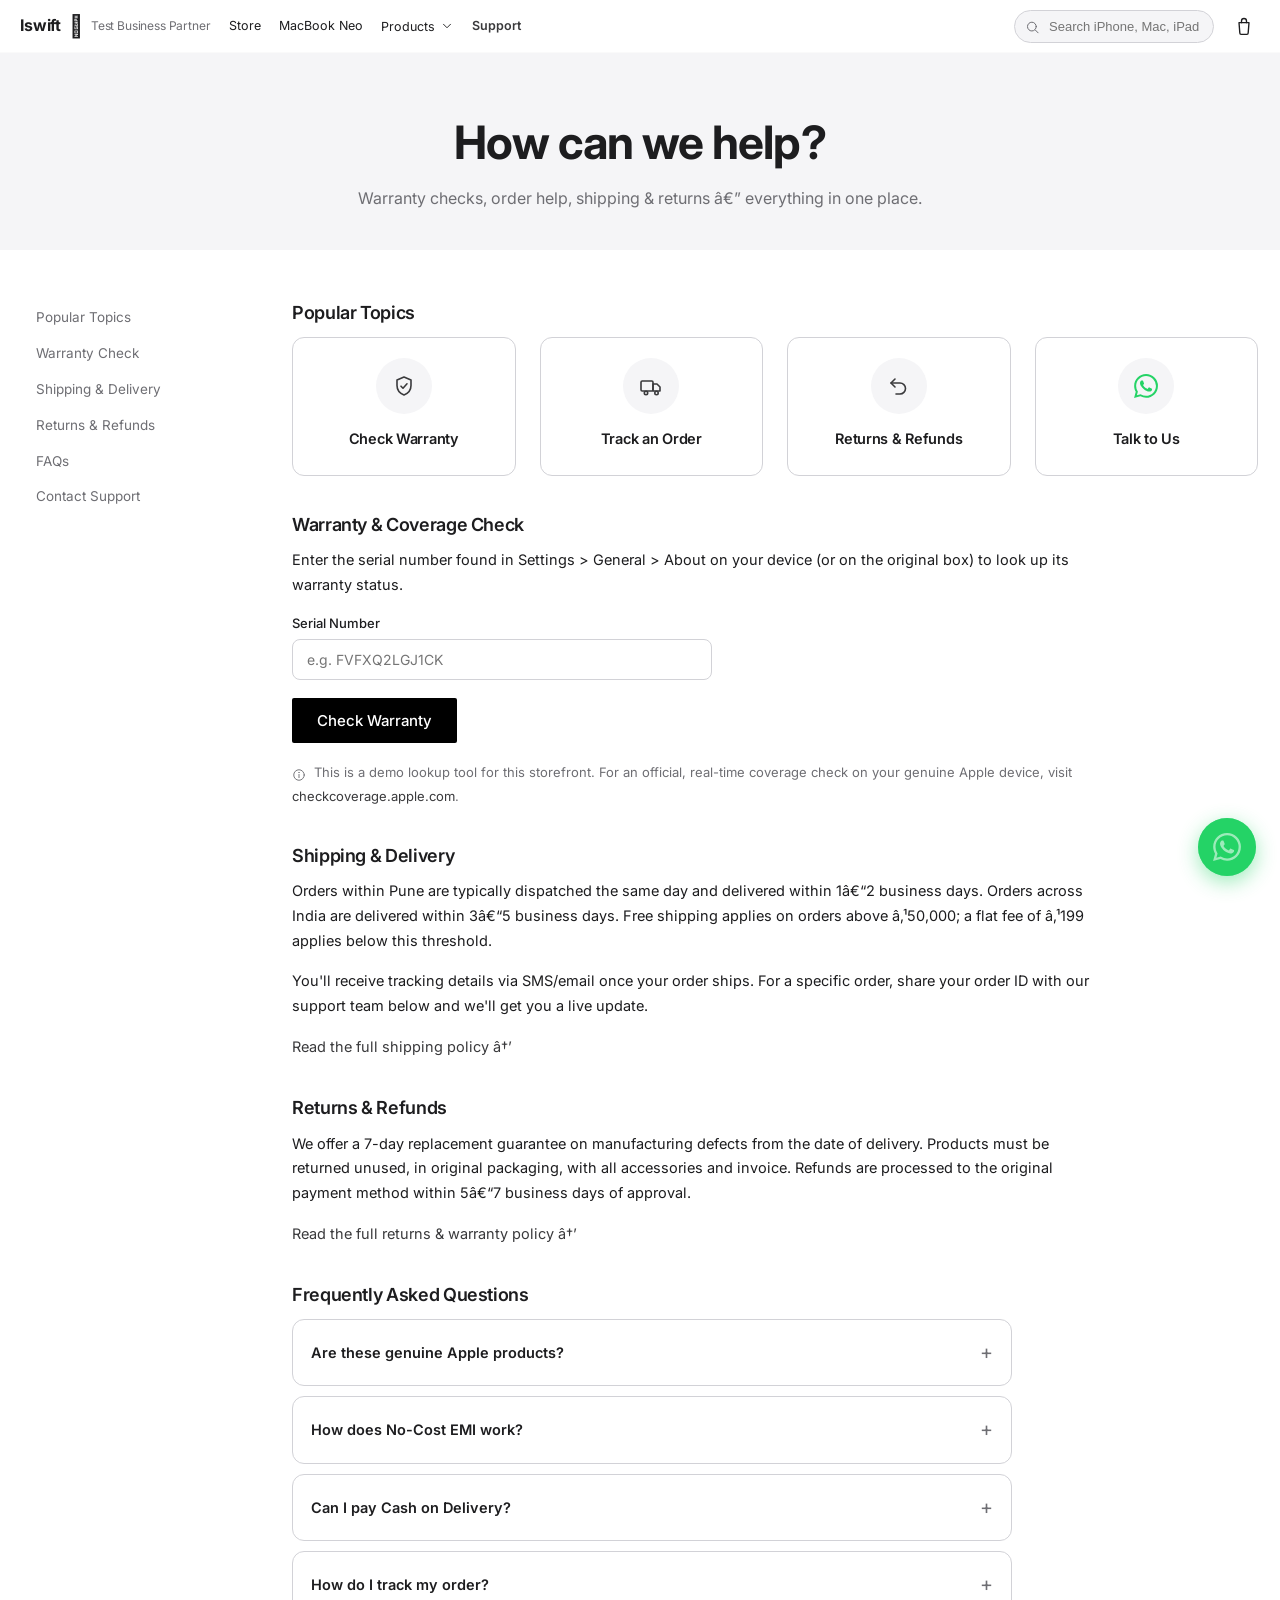
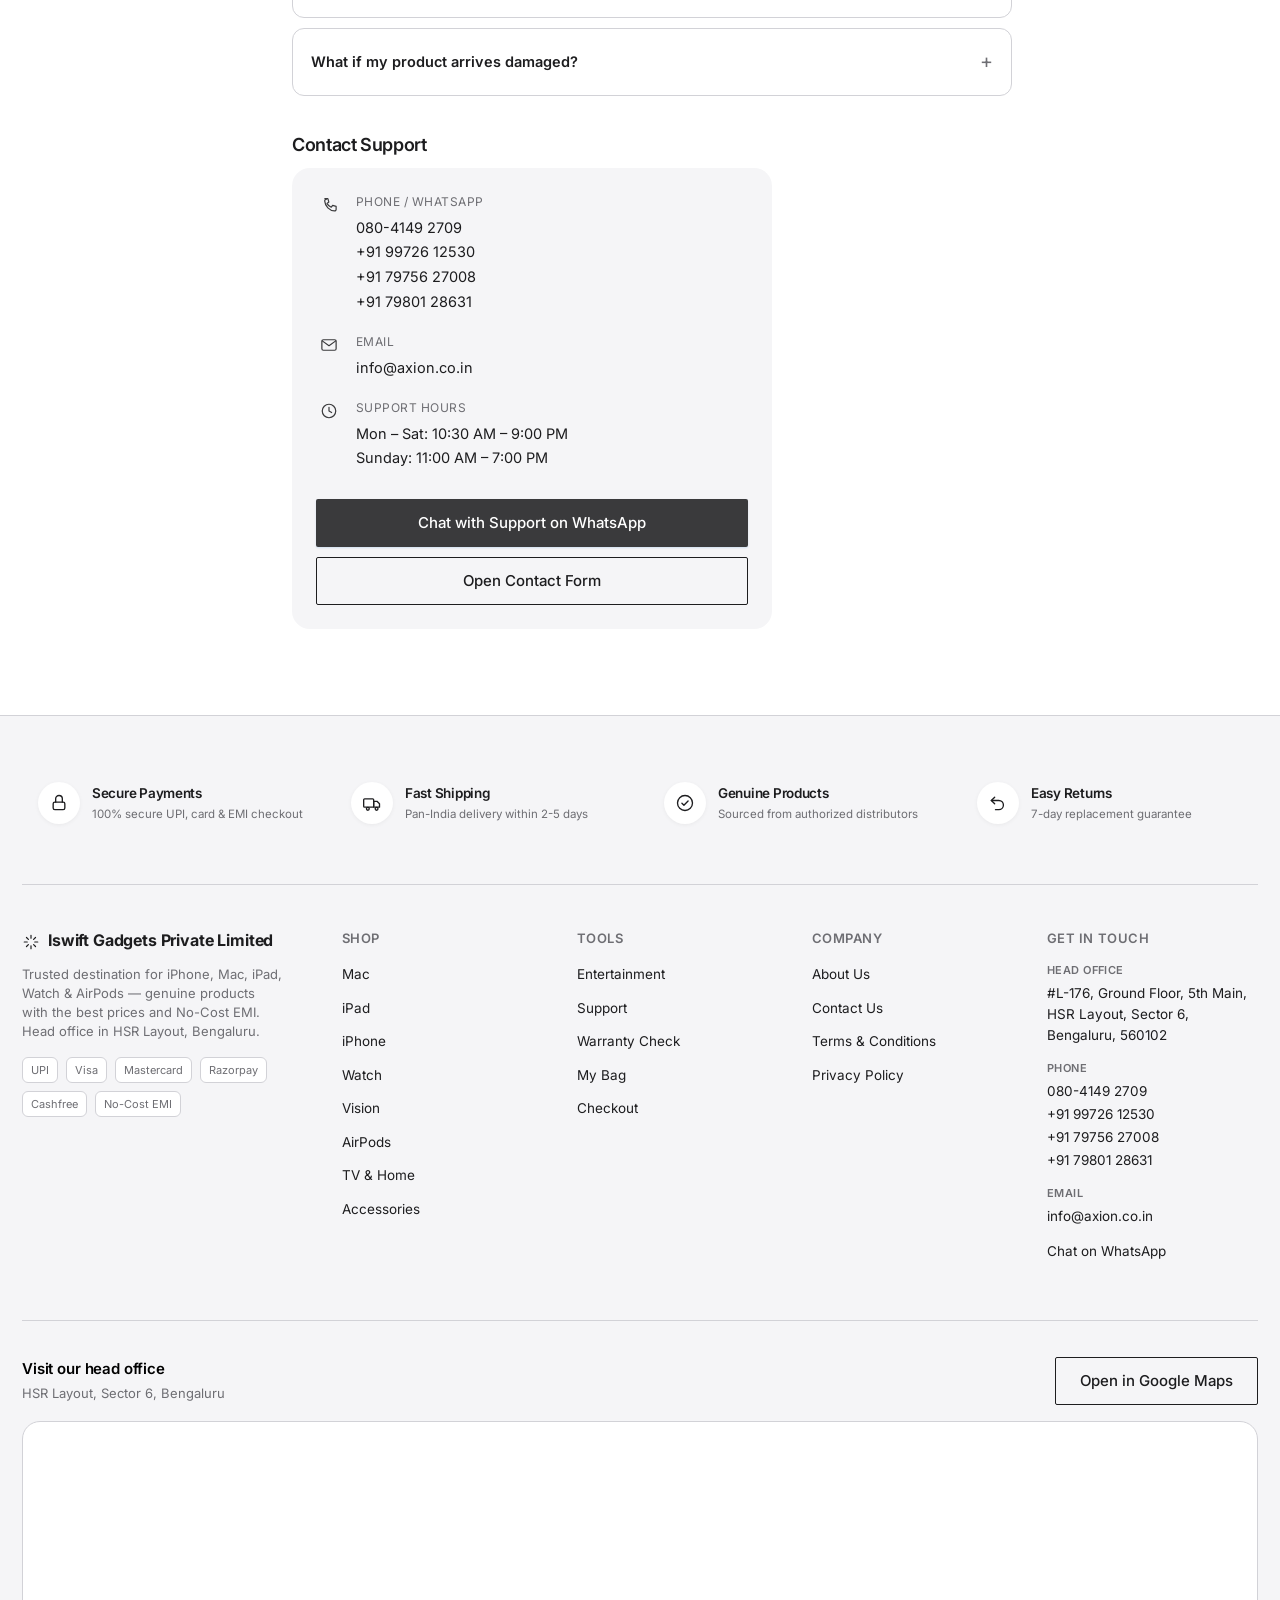
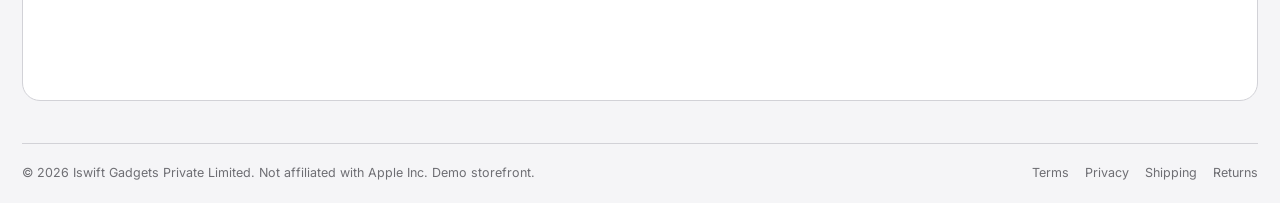
<file: support.html>
﻿<!DOCTYPE html>
<html lang="en">
<head>
<meta charset="UTF-8">
<meta name="viewport" content="width=device-width, initial-scale=1.0">
<title>Support | Iswift Gadgets Private Limited</title>
<meta name="description" content="Get help with orders, warranty, shipping, returns and more from Iswift Gadgets Private Limited.">
<link rel="icon" href="data:image/svg+xml,<svg xmlns=%22http://www.w3.org/2000/svg%22 viewBox=%220 0 100 100%22><text y=%22.9em%22 font-size=%2290%22>&#63743;</text></svg>">
<link rel="stylesheet" href="css/style.css">
</head>
<body>

<div id="site-header"></div>

<section class="page-hero">
  <div class="container">
    <h1>How can we help?</h1>
    <p>Warranty checks, order help, shipping &amp; returns â€” everything in one place.</p>
  </div>
</section>

<section class="content-block">
  <div class="container two-col" style="grid-template-columns: 220px 1fr;">

    <nav class="terms-nav" id="supportNav">
      <a href="#topics">Popular Topics</a>
      <a href="#warranty">Warranty Check</a>
      <a href="#shipping">Shipping &amp; Delivery</a>
      <a href="#returns">Returns &amp; Refunds</a>
      <a href="#faq">FAQs</a>
      <a href="#contact">Contact Support</a>
    </nav>

    <div>
      <div class="terms-section" id="topics">
        <h3>Popular Topics</h3>
        <div class="value-grid" style="grid-template-columns: repeat(4, 1fr); margin-top: 10px;">
          <a href="#warranty" class="value-card" style="text-decoration:none; color:inherit; border:1px solid var(--gray-border); border-radius:var(--radius-md); padding:20px 14px;">
            <div class="icon" data-icon="shieldCheck" data-icon-size="24"></div>
            <h4 style="font-size:14.5px;">Check Warranty</h4>
          </a>
          <a href="#shipping" class="value-card" style="text-decoration:none; color:inherit; border:1px solid var(--gray-border); border-radius:var(--radius-md); padding:20px 14px;">
            <div class="icon" data-icon="truck" data-icon-size="24"></div>
            <h4 style="font-size:14.5px;">Track an Order</h4>
          </a>
          <a href="#returns" class="value-card" style="text-decoration:none; color:inherit; border:1px solid var(--gray-border); border-radius:var(--radius-md); padding:20px 14px;">
            <div class="icon" data-icon="undo" data-icon-size="24"></div>
            <h4 style="font-size:14.5px;">Returns &amp; Refunds</h4>
          </a>
          <a href="#contact" class="value-card" style="text-decoration:none; color:inherit; border:1px solid var(--gray-border); border-radius:var(--radius-md); padding:20px 14px;">
            <div class="icon" data-icon="whatsapp" data-icon-size="24"></div>
            <h4 style="font-size:14.5px;">Talk to Us</h4>
          </a>
        </div>
      </div>

      <div class="terms-section" id="warranty">
        <h3>Warranty &amp; Coverage Check</h3>
        <p>Enter the serial number found in Settings &gt; General &gt; About on your device (or on the original box) to look up its warranty status.</p>
        <div class="form-field" id="f-serial" style="max-width:420px;">
          <label>Serial Number</label>
          <input type="text" id="serialInput" placeholder="e.g. FVFXQ2LGJ1CK" maxlength="20">
          <div class="error-text">Please enter a valid serial number (8â€“20 characters).</div>
        </div>
        <button class="btn btn-dark" id="checkWarrantyBtn" style="margin-top:4px;">Check Warranty</button>

        <div id="warrantyResult" style="display:none; margin-top:22px; max-width:520px; border:1px solid var(--gray-border); border-radius:var(--radius-md); padding:20px 22px;"></div>

        <p style="margin-top:18px; font-size:13px; color:var(--gray-text);">
          <span data-icon="info" data-icon-size="14" style="vertical-align:-2px; display:inline-block; margin-right:4px;"></span>
          This is a demo lookup tool for this storefront. For an official, real-time coverage check on your genuine Apple device, visit
          <a href="https://checkcoverage.apple.com" target="_blank" rel="noopener" style="color:var(--blue);">checkcoverage.apple.com</a>.
        </p>
      </div>

      <div class="terms-section" id="shipping">
        <h3>Shipping &amp; Delivery</h3>
        <p>Orders within Pune are typically dispatched the same day and delivered within 1â€“2 business days. Orders across India are delivered within 3â€“5 business days. Free shipping applies on orders above â‚¹50,000; a flat fee of â‚¹199 applies below this threshold.</p>
        <p>You'll receive tracking details via SMS/email once your order ships. For a specific order, share your order ID with our support team below and we'll get you a live update.</p>
        <p><a href="terms.html#shipping" style="color:var(--blue);">Read the full shipping policy â†’</a></p>
      </div>

      <div class="terms-section" id="returns">
        <h3>Returns &amp; Refunds</h3>
        <p>We offer a 7-day replacement guarantee on manufacturing defects from the date of delivery. Products must be returned unused, in original packaging, with all accessories and invoice. Refunds are processed to the original payment method within 5â€“7 business days of approval.</p>
        <p><a href="terms.html#returns" style="color:var(--blue);">Read the full returns &amp; warranty policy â†’</a></p>
      </div>

      <div class="terms-section" id="faq">
        <h3>Frequently Asked Questions</h3>
        <div class="faq-list">
          <details class="faq-item">
            <summary>Are these genuine Apple products?</summary>
            <p>Yes. Every product is sourced from authorized distributors and comes with the standard manufacturer warranty, honoured at authorized service centers across India.</p>
          </details>
          <details class="faq-item">
            <summary>How does No-Cost EMI work?</summary>
            <p>No-Cost EMI splits your purchase into equal monthly instalments with the interest discounted as an upfront cash discount, so you pay the same as the sticker price. Availability depends on your bank/card issuer and is confirmed at checkout.</p>
          </details>
          <details class="faq-item">
            <summary>Can I pay Cash on Delivery?</summary>
            <p>COD is available on select pincodes for orders under a certain value. You'll see the option at checkout if your address is eligible.</p>
          </details>
          <details class="faq-item">
            <summary>How do I track my order?</summary>
            <p>You'll receive tracking details via SMS and email once your order ships. You can also message us on WhatsApp with your order ID for a live update.</p>
          </details>
          <details class="faq-item">
            <summary>What if my product arrives damaged?</summary>
            <p>Contact us within 48 hours of delivery with photos of the damage and we'll arrange a free replacement or full refund â€” no questions asked.</p>
          </details>
        </div>
      </div>

      <div class="terms-section" id="contact">
        <h3>Contact Support</h3>
        <div class="store-info-card" style="max-width:480px; padding:24px;">
          <div class="store-info-row">
            <span class="icon" data-icon="phone" data-icon-size="18"></span>
            <div>
              <p class="label">Phone / WhatsApp</p>
              <p>
                <a href="tel:+918041492709">080-4149 2709</a><br>
                <a href="tel:+919972612530">+91 99726 12530</a><br>
                <a href="tel:+917975627008">+91 79756 27008</a><br>
                <a href="tel:+917980128631">+91 79801 28631</a>
              </p>
            </div>
          </div>
          <div class="store-info-row">
            <span class="icon" data-icon="mail" data-icon-size="18"></span>
            <div>
              <p class="label">Email</p>
              <p><a href="mailto:info@axion.co.in">info@axion.co.in</a></p>
            </div>
          </div>
          <div class="store-info-row">
            <span class="icon" data-icon="clock" data-icon-size="18"></span>
            <div>
              <p class="label">Support Hours</p>
              <p>Mon – Sat: 10:30 AM – 9:00 PM<br>Sunday: 11:00 AM – 7:00 PM</p>
            </div>
          </div>
          <a href="#" id="supportWaLink" target="_blank" rel="noopener" class="btn btn-primary btn-block" style="margin-top:10px;">Chat with Support on WhatsApp</a>
          <a href="contact.html" class="btn btn-outline btn-block" style="margin-top:10px;">Open Contact Form</a>
        </div>
      </div>

    </div>

  </div>
</section>

<div id="site-footer"></div>
<div id="whatsapp-float"></div>

<script src="js/data.js"></script>
<script src="js/cart.js"></script>
<script src="js/icons.js"></script>
<script src="js/main.js"></script>
<script src="js/animations.js" defer></script>
<script>
  renderHeader("support");
  renderFooter();
  renderWhatsAppFloat("Hi, I need some help with an order or product.");
  document.getElementById("supportWaLink").href = whatsappLink("Hi, I need some help with an order or product from Iswift Gadgets Private Limited.");

  const navLinks = document.querySelectorAll("#supportNav a");
  const sections = document.querySelectorAll(".terms-section");
  window.addEventListener("scroll", function () {
    let current = "";
    sections.forEach(function (sec) {
      if (window.scrollY >= sec.offsetTop - 120) current = sec.id;
    });
    navLinks.forEach(function (a) {
      a.classList.toggle("active", a.getAttribute("href") === "#" + current);
    });
  });

  /* ---- Demo warranty lookup: deterministic pseudo-result derived from the
     serial number, so the same input always returns the same result. This
     is a storefront demo, not a real Apple warranty database. ---- */
  function hashSerial(serial) {
    let hash = 0;
    for (let i = 0; i < serial.length; i++) {
      hash = (hash * 31 + serial.charCodeAt(i)) >>> 0;
    }
    return hash;
  }

  function checkWarranty() {
    const field = document.getElementById("f-serial");
    const input = document.getElementById("serialInput");
    const serial = input.value.trim().toUpperCase();
    const resultEl = document.getElementById("warrantyResult");

    if (serial.length < 8 || serial.length > 20) {
      field.classList.add("error");
      resultEl.style.display = "none";
      return;
    }
    field.classList.remove("error");

    const hash = hashSerial(serial);
    const monthsAgo = (hash % 20) + 1;
    const purchaseDate = new Date();
    purchaseDate.setMonth(purchaseDate.getMonth() - monthsAgo);
    const hasAppleCare = hash % 3 === 0;
    const warrantyEnd = new Date(purchaseDate);
    warrantyEnd.setMonth(warrantyEnd.getMonth() + (hasAppleCare ? 24 : 12));
    const isActive = warrantyEnd.getTime() > Date.now();
    const dateFmt = { day: "numeric", month: "short", year: "numeric" };

    resultEl.style.display = "block";
    resultEl.innerHTML =
      '<div style="display:flex; align-items:center; gap:10px; margin-bottom:14px;">' +
        '<span style="color:' + (isActive ? "#1d8a3e" : "#d64545") + ';">' + icon(isActive ? "checkCircle" : "info", { size: 22 }) + '</span>' +
        '<h4 style="margin:0; font-size:16px;">' + (isActive ? "Covered under warranty" : "Warranty has expired") + '</h4>' +
      '</div>' +
      '<div style="display:grid; grid-template-columns: 1fr 1fr; gap:12px; font-size:13.5px;">' +
        '<div><p class="label" style="font-size:11px; color:var(--gray-text); text-transform:uppercase; margin:0 0 3px;">Serial Number</p><p style="margin:0;">' + serial + '</p></div>' +
        '<div><p class="label" style="font-size:11px; color:var(--gray-text); text-transform:uppercase; margin:0 0 3px;">Estimated Purchase Date</p><p style="margin:0;">' + purchaseDate.toLocaleDateString("en-IN", dateFmt) + '</p></div>' +
        '<div><p class="label" style="font-size:11px; color:var(--gray-text); text-transform:uppercase; margin:0 0 3px;">Coverage</p><p style="margin:0;">' + (hasAppleCare ? "AppleCare+ (2 years)" : "Limited Warranty (1 year)") + '</p></div>' +
        '<div><p class="label" style="font-size:11px; color:var(--gray-text); text-transform:uppercase; margin:0 0 3px;">Coverage End Date</p><p style="margin:0;">' + warrantyEnd.toLocaleDateString("en-IN", dateFmt) + '</p></div>' +
      '</div>';
  }

  document.getElementById("checkWarrantyBtn").addEventListener("click", checkWarranty);
  document.getElementById("serialInput").addEventListener("keydown", function (e) {
    if (e.key === "Enter") checkWarranty();
  });

  // Support deep-linking to a section, e.g. support.html#warranty
  if (window.location.hash) {
    const target = document.querySelector(window.location.hash);
    if (target) setTimeout(function () { target.scrollIntoView({ behavior: "smooth" }); }, 100);
  }
</script>
</body>
</html>
</file>
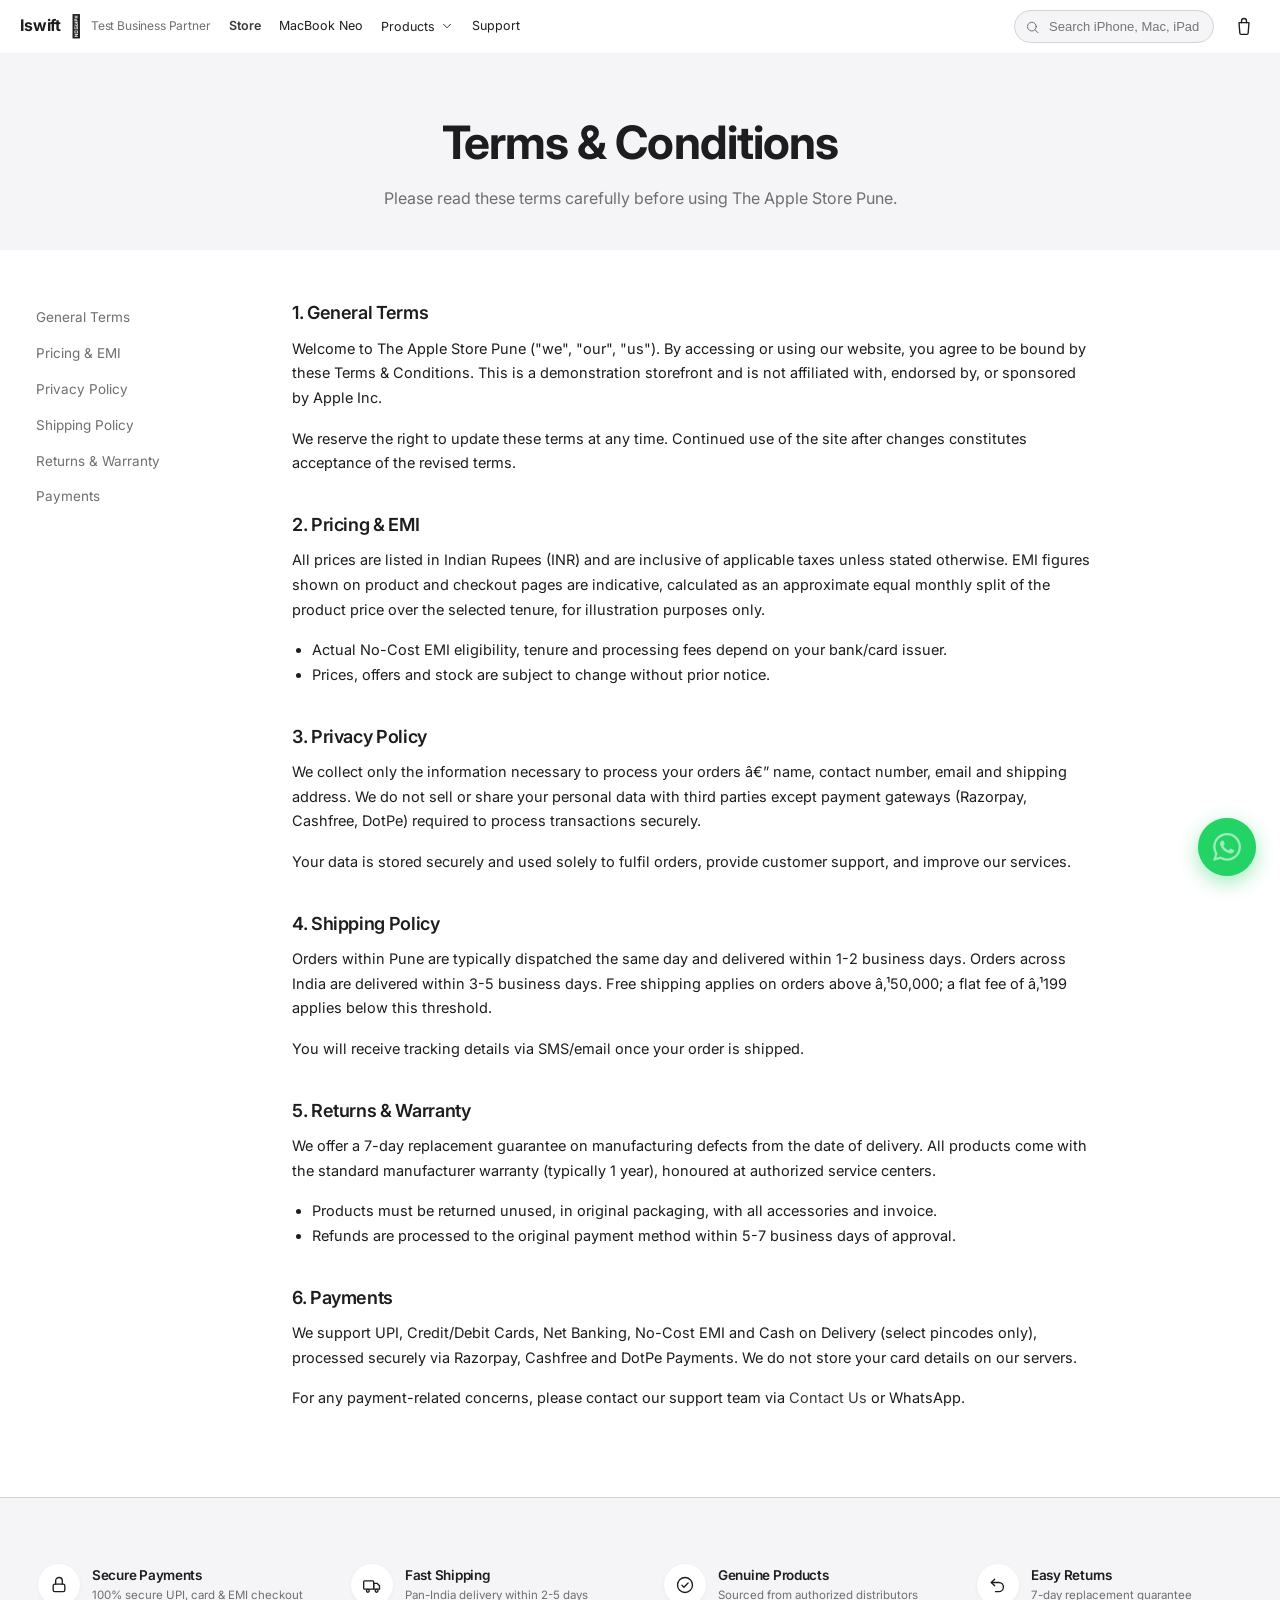
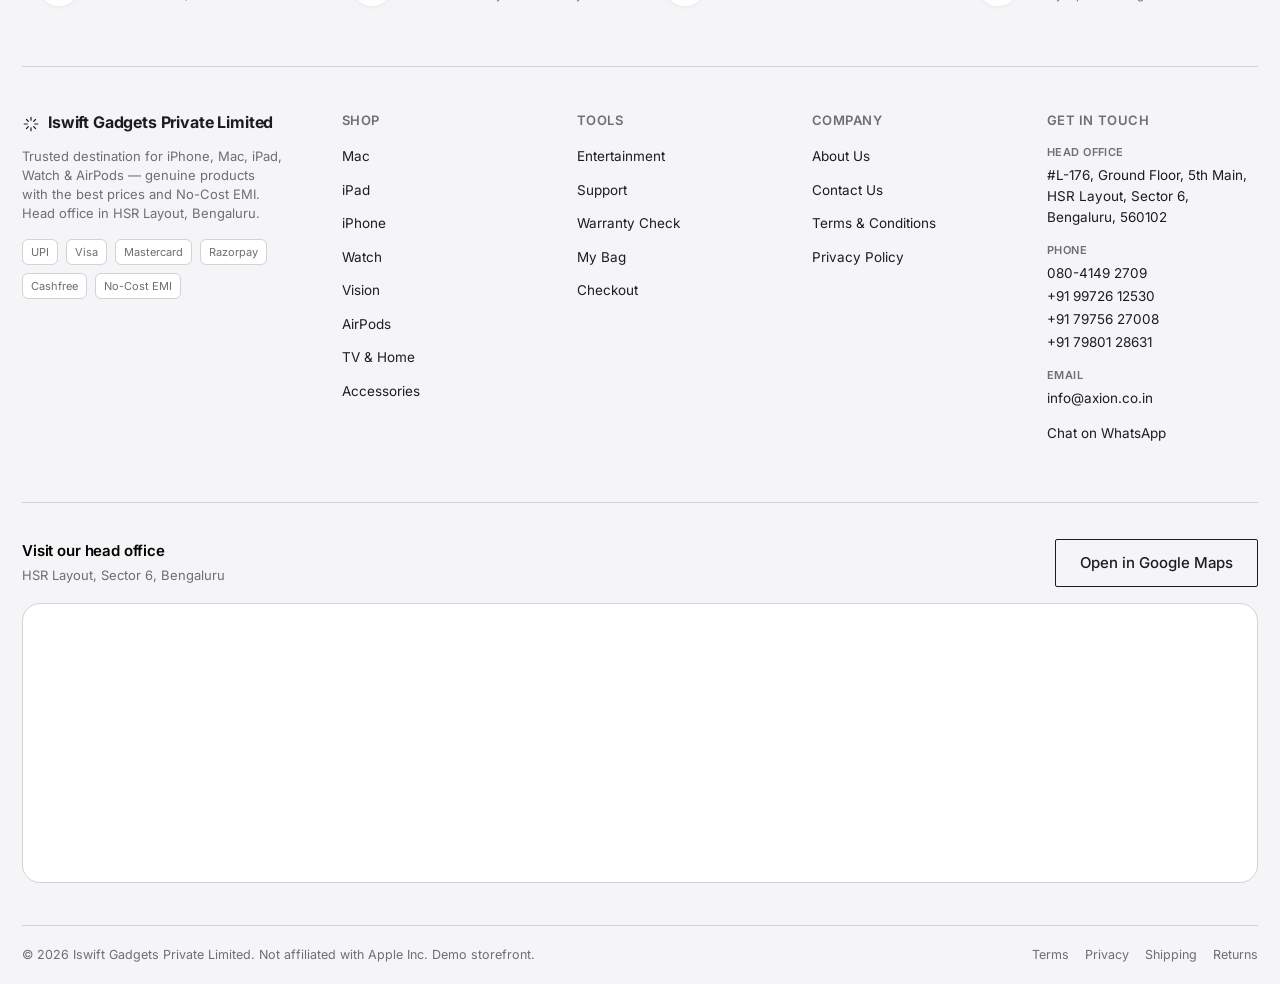
<file: terms.html>
<!DOCTYPE html>
<html lang="en">
<head>
<meta charset="UTF-8">
<meta name="viewport" content="width=device-width, initial-scale=1.0">
<title>Terms &amp; Conditions | The Apple Store</title>
<meta name="description" content="Terms and conditions, privacy policy, shipping and returns policy for The Apple Store Pune.">
<link rel="icon" href="data:image/svg+xml,<svg xmlns=%22http://www.w3.org/2000/svg%22 viewBox=%220 0 100 100%22><text y=%22.9em%22 font-size=%2290%22>&#63743;</text></svg>">
<link rel="stylesheet" href="css/style.css">
</head>
<body>

<div id="site-header"></div>

<section class="page-hero">
  <div class="container">
    <h1>Terms &amp; Conditions</h1>
    <p>Please read these terms carefully before using The Apple Store Pune.</p>
  </div>
</section>

<section class="content-block">
  <div class="container two-col" style="grid-template-columns: 220px 1fr;">

    <nav class="terms-nav" id="termsNav">
      <a href="#terms">General Terms</a>
      <a href="#pricing">Pricing &amp; EMI</a>
      <a href="#privacy">Privacy Policy</a>
      <a href="#shipping">Shipping Policy</a>
      <a href="#returns">Returns &amp; Warranty</a>
      <a href="#payments">Payments</a>
    </nav>

    <div>
      <div class="terms-section" id="terms">
        <h3>1. General Terms</h3>
        <p>Welcome to The Apple Store Pune ("we", "our", "us"). By accessing or using our website, you agree to be bound by these Terms &amp; Conditions. This is a demonstration storefront and is not affiliated with, endorsed by, or sponsored by Apple Inc.</p>
        <p>We reserve the right to update these terms at any time. Continued use of the site after changes constitutes acceptance of the revised terms.</p>
      </div>

      <div class="terms-section" id="pricing">
        <h3>2. Pricing &amp; EMI</h3>
        <p>All prices are listed in Indian Rupees (INR) and are inclusive of applicable taxes unless stated otherwise. EMI figures shown on product and checkout pages are indicative, calculated as an approximate equal monthly split of the product price over the selected tenure, for illustration purposes only.</p>
        <ul>
          <li>Actual No-Cost EMI eligibility, tenure and processing fees depend on your bank/card issuer.</li>
          <li>Prices, offers and stock are subject to change without prior notice.</li>
        </ul>
      </div>

      <div class="terms-section" id="privacy">
        <h3>3. Privacy Policy</h3>
        <p>We collect only the information necessary to process your orders â€” name, contact number, email and shipping address. We do not sell or share your personal data with third parties except payment gateways (Razorpay, Cashfree, DotPe) required to process transactions securely.</p>
        <p>Your data is stored securely and used solely to fulfil orders, provide customer support, and improve our services.</p>
      </div>

      <div class="terms-section" id="shipping">
        <h3>4. Shipping Policy</h3>
        <p>Orders within Pune are typically dispatched the same day and delivered within 1-2 business days. Orders across India are delivered within 3-5 business days. Free shipping applies on orders above â‚¹50,000; a flat fee of â‚¹199 applies below this threshold.</p>
        <p>You will receive tracking details via SMS/email once your order is shipped.</p>
      </div>

      <div class="terms-section" id="returns">
        <h3>5. Returns &amp; Warranty</h3>
        <p>We offer a 7-day replacement guarantee on manufacturing defects from the date of delivery. All products come with the standard manufacturer warranty (typically 1 year), honoured at authorized service centers.</p>
        <ul>
          <li>Products must be returned unused, in original packaging, with all accessories and invoice.</li>
          <li>Refunds are processed to the original payment method within 5-7 business days of approval.</li>
        </ul>
      </div>

      <div class="terms-section" id="payments">
        <h3>6. Payments</h3>
        <p>We support UPI, Credit/Debit Cards, Net Banking, No-Cost EMI and Cash on Delivery (select pincodes only), processed securely via Razorpay, Cashfree and DotPe Payments. We do not store your card details on our servers.</p>
        <p>For any payment-related concerns, please contact our support team via <a href="contact.html" style="color:var(--blue);">Contact Us</a> or WhatsApp.</p>
      </div>
    </div>

  </div>
</section>

<div id="site-footer"></div>
<div id="whatsapp-float"></div>

<script src="js/data.js"></script>
<script src="js/cart.js"></script>
<script src="js/icons.js"></script>
<script src="js/main.js"></script>
<script src="js/animations.js" defer></script>
<script>
  renderHeader("home");
  renderFooter();
  renderWhatsAppFloat("Hi, I have a question about your terms or policies.");

  const navLinks = document.querySelectorAll("#termsNav a");
  const sections = document.querySelectorAll(".terms-section");
  window.addEventListener("scroll", function () {
    let current = "";
    sections.forEach(function (sec) {
      if (window.scrollY >= sec.offsetTop - 120) current = sec.id;
    });
    navLinks.forEach(function (a) {
      a.classList.toggle("active", a.getAttribute("href") === "#" + current);
    });
  });
</script>
</body>
</html>
</file>
<file: css/style.css>
/* ============================================================
   The Apple Store Pune — Core Design System
   Apple-inspired: white/black/gray palette, Apple blue accent,
   clean sans-serif type, generous whitespace, responsive grid.
   ============================================================ */

@import url("https://fonts.googleapis.com/css2?family=Inter:wght@400;500;600;700;800&display=swap");

:root {
  --white: #ffffff;
  --black: #000000;
  --silver: #e8e8ed;
  --silver-light: #fbfbfd;
  --silver-mid: #c7c7cc;
  --gray-bg: #f5f5f7;
  --gray-border: #d2d2d7;
  --gray-text: #6e6e73;
  --gray-dark: #1d1d1f;
  --blue: #3a3a3c;
  --blue-dark: #1d1d1f;
  --green: #3d7a4a;
  --red: #b83a3a;
  --radius-lg: 18px;
  --radius-md: 12px;
  --radius-sm: 8px;
  --shadow-sm: 0 1px 4px rgba(0, 0, 0, 0.05);
  --shadow-md: 0 8px 28px rgba(0, 0, 0, 0.07);
  --header-h: 52px;
  --max-width: 1300px;
  --font: -apple-system, BlinkMacSystemFont, "SF Pro Display", "Inter", "Segoe UI", Roboto, Helvetica, Arial, sans-serif;
  --ease-premium: cubic-bezier(0.16, 1, 0.3, 1);
}

* { box-sizing: border-box; }

html { scroll-behavior: smooth; }

body {
  margin: 0;
  font-family: var(--font);
  color: var(--gray-dark);
  background: var(--white);
  -webkit-font-smoothing: antialiased;
  line-height: 1.47059;
}

h1, h2, h3, h4, h5 { letter-spacing: -0.02em; font-weight: 600; }

a { color: inherit; text-decoration: none; }
a, button { -webkit-tap-highlight-color: transparent; }

img { max-width: 100%; display: block; }

ul { list-style: none; margin: 0; padding: 0; }

button { font-family: inherit; cursor: pointer; }

.icon-svg { display: inline-block; vertical-align: middle; flex-shrink: 0; }

.container {
  max-width: var(--max-width);
  margin: 0 auto;
  padding: 0 22px;
}

.section {
  padding: 64px 0;
}

.section--gray { background: var(--gray-bg); }

/* Section header — stacking layout */
.section-head {
  text-align: center;
  max-width: 640px;
  margin: 0 auto 52px;
}

.section-head .eyebrow {
  display: block !important;
  margin-bottom: 8px;
}

.section-head h2 {
  display: block !important;
  font-size: clamp(28px, 4vw, 42px);
  font-weight: 700;
  letter-spacing: -0.02em;
  margin: 0 0 12px;
  line-height: 1.1;
}

.section-head p {
  color: var(--gray-text);
  font-size: 17px;
  margin: 0;
  line-height: 1.6;
}

.eyebrow {
  display: block;
  font-size: 12px;
  font-weight: 700;
  color: var(--blue);
  text-transform: uppercase;
  letter-spacing: 0.1em;
  margin-bottom: 6px;
}

/* ---------------- Buttons ---------------- */

.btn {
  display: inline-flex;
  align-items: center;
  justify-content: center;
  gap: 8px;
  padding: 12px 24px;
  border-radius: 2px;
  border: 1px solid transparent;
  font-size: 15px;
  font-weight: 500;
  cursor: pointer;
  transition: transform 0.2s var(--ease-premium), box-shadow 0.25s ease, background 0.2s ease;
  white-space: nowrap;
  position: relative;
}
.btn:active { transform: scale(0.97); }

.btn-primary {
  background: var(--blue);
  color: var(--white);
  box-shadow: 0 1px 2px rgba(0, 102, 204, 0.15);
}
.btn-primary:hover { background: var(--blue-dark); box-shadow: 0 8px 24px rgba(29, 29, 31, 0.28); transform: translateY(-1px); }

.btn-dark {
  background: var(--black);
  color: var(--white);
}
.btn-dark:hover { background: #2a2a2c; box-shadow: 0 8px 24px rgba(0, 0, 0, 0.25); transform: translateY(-1px); }

.btn-outline {
  background: transparent;
  border-color: var(--gray-dark);
  color: var(--gray-dark);
}
.btn-outline:hover { background: var(--gray-dark); color: var(--white); }

.btn-light {
  background: var(--white);
  color: var(--gray-dark);
}
.btn-light:hover { background: var(--gray-bg); }

.btn-block { width: 100%; }
.btn-lg { padding: 15px 30px; font-size: 17px; }
.btn:disabled { opacity: 0.5; cursor: not-allowed; }

.btn-icon {
  background: none;
  border: none;
  padding: 6px;
  display: inline-flex;
  align-items: center;
  justify-content: center;
}

/* ---------------- Header ---------------- */

.site-header {
  position: sticky;
  top: 0;
  z-index: 500;
  background: rgba(255, 255, 255, 0.7);
  backdrop-filter: saturate(180%) blur(20px);
  -webkit-backdrop-filter: saturate(180%) blur(20px);
  border-bottom: 1px solid rgba(0, 0, 0, 0.02);
  transition: background 0.3s ease, border-color 0.3s ease, box-shadow 0.3s ease;
}
.site-header.scrolled {
  background: rgba(255, 255, 255, 0.82);
  border-bottom-color: rgba(0, 0, 0, 0.07);
  box-shadow: 0 1px 20px rgba(0, 0, 0, 0.05);
}

.header-inner {
  max-width: var(--max-width);
  margin: 0 auto;
  padding: 0 20px;
  height: var(--header-h);
  display: flex;
  align-items: center;
  gap: 18px;
}

.logo {
  display: flex;
  align-items: center;
  gap: 8px;
  font-weight: 700;
  font-size: 16px;
  letter-spacing: -0.01em;
  flex-shrink: 0;
}
.logo .logo-mark { font-size: 20px; line-height: 1; }
.logo-name { white-space: nowrap; }
.apple-logo {
  display: inline-block;
  font-size: 22px;
  line-height: 1;
}
.logo span.store-tag {
  font-weight: 400;
  color: var(--gray-text);
  font-size: 12px;
  white-space: nowrap;
}

.main-nav {
  display: flex;
  align-items: center;
  gap: 18px;
  flex: 1;
  min-width: 0;
}
.main-nav a {
  font-size: 12.5px;
  color: var(--gray-dark);
  white-space: nowrap;
}
.main-nav a:hover { color: var(--blue); }
.main-nav a.active { color: var(--blue); font-weight: 600; }

.products-menu {
  position: relative;
  align-self: stretch;
  display: flex;
  align-items: center;
}
.products-menu-toggle {
  display: inline-flex;
  align-items: center;
  gap: 5px;
  padding: 8px 0;
  border: 0;
  background: transparent;
  color: var(--gray-dark);
  font-size: 12.5px;
  white-space: nowrap;
}
.products-menu-toggle:hover,
.products-menu.active .products-menu-toggle { color: var(--blue); }
.products-menu-toggle .icon-svg { transition: transform 0.2s ease; }
.products-menu.open .products-menu-toggle .icon-svg { transform: rotate(180deg); }
.products-submenu {
  position: absolute;
  top: 100%;
  left: -18px;
  z-index: 700;
  display: none;
  min-width: 190px;
  padding: 8px;
  background: var(--white);
  border: 1px solid rgba(0, 0, 0, 0.06);
  border-radius: 12px;
  box-shadow: 0 12px 32px rgba(0, 0, 0, 0.12);
}
.products-menu:hover .products-submenu,
.products-menu:focus-within .products-submenu,
.products-menu.open .products-submenu { display: grid; }
.main-nav .products-submenu a {
  display: block;
  padding: 10px 12px;
  border-radius: 7px;
}
.main-nav .products-submenu a:hover { background: var(--gray-bg); }

.header-actions {
  display: flex;
  align-items: center;
  gap: 14px;
  margin-left: auto;
}

.search-wrap {
  position: relative;
  width: 200px;
  flex-shrink: 0;
}
.search-input {
  width: 100%;
  padding: 8px 14px 8px 34px;
  border-radius: 980px;
  border: 1px solid var(--gray-border);
  background: var(--gray-bg);
  font-size: 13px;
  outline: none;
  transition: box-shadow 0.15s;
}
.search-input:focus { box-shadow: 0 0 0 3px rgba(0, 102, 204, 0.2); background: var(--white); }
.search-icon {
  position: absolute;
  left: 11px;
  top: 50%;
  transform: translateY(-50%);
  font-size: 14px;
  color: var(--gray-text);
  pointer-events: none;
}

.search-suggestions {
  position: absolute;
  top: calc(100% + 8px);
  left: 0;
  right: 0;
  background: var(--white);
  border-radius: var(--radius-md);
  box-shadow: var(--shadow-md);
  overflow: hidden;
  display: none;
  max-height: 420px;
  overflow-y: auto;
  z-index: 600;
}
.search-suggestions.open { display: block; }
.suggestion-item {
  display: flex;
  align-items: center;
  gap: 12px;
  padding: 10px 14px;
  border-bottom: 1px solid var(--gray-bg);
}
.suggestion-item:last-child { border-bottom: none; }
.suggestion-item:hover { background: var(--gray-bg); }
.suggestion-item img {
  width: 40px;
  height: 40px;
  object-fit: contain;
  background: var(--gray-bg);
  border-radius: 8px;
  padding: 4px;
}
.suggestion-info { flex: 1; min-width: 0; }
.suggestion-name { font-size: 13px; font-weight: 500; }
.suggestion-price { font-size: 12px; color: var(--gray-text); }
.suggestion-empty { padding: 16px; text-align: center; color: var(--gray-text); font-size: 13px; }

.icon-btn {
  position: relative;
  background: none;
  border: none;
  font-size: 18px;
  color: var(--gray-dark);
  display: inline-flex;
  align-items: center;
  padding: 6px;
  border-radius: 50%;
  transition: background 0.2s ease, transform 0.2s ease;
}
.icon-btn:hover { background: var(--gray-bg); transform: translateY(-1px); }
.cart-count {
  position: absolute;
  top: -6px;
  right: -8px;
  background: var(--blue);
  color: var(--white);
  font-size: 10px;
  font-weight: 700;
  min-width: 16px;
  height: 16px;
  border-radius: 50%;
  display: flex;
  align-items: center;
  justify-content: center;
  padding: 0 3px;
}

.menu-toggle {
  display: none;
  background: none;
  border: none;
  font-size: 20px;
}

/* ---------------- Mobile nav drawer ---------------- */
.mobile-nav {
  position: fixed;
  inset: 0;
  background: var(--white);
  z-index: 900;
  display: none;
  flex-direction: column;
  padding: 20px;
  overflow-y: auto;
}
.mobile-nav.open { display: flex; }
.mobile-nav-head {
  display: flex;
  justify-content: space-between;
  align-items: center;
  margin-bottom: 24px;
}
.mobile-nav a {
  display: block;
  padding: 16px 4px;
  font-size: 20px;
  border-bottom: 1px solid var(--gray-bg);
}
.mobile-nav-divider { height: 18px; }
.mobile-products-label {
  padding: 16px 4px 4px;
  color: var(--gray-text);
  font-size: 13px;
  font-weight: 600;
  text-transform: uppercase;
  letter-spacing: 0.06em;
}

@media (max-width: 900px) {
  .main-nav,
  .header-actions .search-wrap { display: none; }
  .menu-toggle { display: inline-flex; }
}

/* ---------------- Hero / carousel ---------------- */

.hero-carousel {
  position: relative;
  overflow: hidden;
}
.hero-slides {
  display: flex;
  transition: transform 0.6s cubic-bezier(0.25, 0.1, 0.25, 1);
}
.hero-slide {
  min-width: 100%;
  display: flex;
  align-items: center;
  min-height: 520px;
  max-height: 600px;
  position: relative;
  overflow: hidden;
}
.hero-slide-bg {
  position: absolute;
  inset: 0;
  width: 100%;
  height: 100%;
  max-height: 100%;
  object-fit: cover;
  object-position: center center;
  z-index: 0;
}
.hero-slide--pro-orange {
  background: #000;
  min-height: 560px;
}
.hero-slide--pro-orange .hero-slide-bg {
  object-fit: cover;
  object-position: right center;
}
.hero-slide--pro-orange .hero-slide-content {
  background: linear-gradient(90deg, rgba(0,0,0,0.78) 0%, rgba(0,0,0,0.45) 50%, transparent 100%);
  align-self: stretch;
  display: flex;
  align-items: center;
  min-height: inherit;
  padding-top: 40px;
  padding-bottom: 40px;
}
.hero-slide--pro-orange .hero-slide-content .inner {
  max-width: 420px;
}
.hero-slide--pro-orange .eyebrow-light {
  color: #c7c7cc;
  font-weight: 600;
}

.hero-slide--mac {
  background: #f5f5f7;
  min-height: 560px;
  overflow: hidden;
}
.hero-slide--mac::after {
  content: "";
  position: absolute;
  inset: 0;
  background: linear-gradient(90deg, rgba(245,245,247,0.98) 0%, rgba(245,245,247,0.82) 36%, rgba(245,245,247,0.16) 66%, transparent 100%);
  z-index: 0;
}
.hero-slide--ipad {
  min-height: 560px;
  overflow: hidden;
  background:
    radial-gradient(ellipse 42% 52% at 76% 52%, rgba(64, 92, 130, 0.12), transparent 70%),
    linear-gradient(135deg, #fbfbfd 0%, #f5f9ff 50%, #edf2f8 100%);
}
.hero-slide--ipad::after {
  content: "";
  position: absolute;
  inset: 0;
  background: linear-gradient(90deg, rgba(251,251,253,0.96) 0%, rgba(251,251,253,0.78) 36%, rgba(251,251,253,0.12) 68%, transparent 100%);
  z-index: 0;
}
.hero-product-stage {
  position: absolute;
  inset: 0;
  z-index: 0;
  pointer-events: none;
}
.hero-product-stage::before {
  content: "";
  position: absolute;
  border-radius: 50%;
  filter: blur(2px);
  opacity: 0.9;
}
.hero-product-stage--mac::before {
  right: 8vw;
  bottom: 48px;
  width: min(44vw, 560px);
  height: 40px;
  background: radial-gradient(ellipse, rgba(0,0,0,0.18), transparent 68%);
}
.hero-product-stage--ipad::before {
  right: 10vw;
  bottom: 44px;
  width: min(36vw, 420px);
  height: 38px;
  background: radial-gradient(ellipse, rgba(48,66,92,0.18), transparent 70%);
}
.hero-product-image {
  --hero-product-x: 0px;
  position: absolute;
  object-fit: contain;
  object-position: center bottom;
  max-height: calc(100% - 40px);
  max-width: 52vw;
  filter: drop-shadow(0 28px 34px rgba(0,0,0,0.16));
  transform: translateX(var(--hero-product-x));
  transform-origin: center bottom;
}
.hero-product-image--mac {
  right: clamp(20px, 4vw, 80px);
  bottom: 20px;
  width: min(48vw, 640px);
  max-height: calc(100% - 40px);
  mix-blend-mode: multiply;
}
.hero-product-image--ipad {
  right: clamp(14px, 5vw, 90px);
  bottom: 20px;
  width: min(44vw, 560px);
  max-height: calc(100% - 40px);
  filter: drop-shadow(0 30px 36px rgba(48,66,92,0.18));
}
.hero-slide--active .hero-product-image {
  animation: heroProductIn 900ms var(--ease-premium) both, heroProductFloat 5.8s ease-in-out 900ms infinite;
}
.hero-mac-air-bg {
  object-fit: contain;
  object-position: 76% center;
  padding: 34px 7vw 24px 46vw;
  background:
    radial-gradient(ellipse 44% 56% at 76% 52%, rgba(0,0,0,0.08), transparent 68%),
    linear-gradient(135deg, #fbfbfd 0%, #f2f3f5 52%, #e9edf2 100%);
}
.hero-mac-layout {
  display: flex;
  align-items: center;
  width: 100%;
  max-width: var(--max-width);
  margin: 0 auto;
  padding: 48px 22px;
  position: relative;
  z-index: 1;
}
.hero-mac-layout .inner {
  max-width: 500px;
}

.cc-mac-pair {
  display: flex;
  align-items: flex-end;
  justify-content: flex-end;
  gap: 4px;
  flex: 0 0 50%;
  width: 50%;
  height: 100%;
  position: relative;
  z-index: 1;
  padding: 12px 0 0 0;
}
.cc-mac-pair img,
.collection-card .cc-mac-pair img {
  flex: 1 1 48%;
  width: 48% !important;
  height: auto !important;
  max-height: 150px;
  object-fit: contain;
  object-position: center bottom;
  padding: 0;
  align-self: flex-end;
  filter: drop-shadow(0 8px 16px rgba(0,0,0,0.12));
}
.collection-card:hover .cc-mac-pair img {
  transform: scale(1.05) translateY(-4px);
}

@media (max-width: 900px) {
  .hero-slide--mac {
    align-items: flex-start;
    min-height: 620px;
  }
  .hero-slide--ipad {
    align-items: flex-start;
    min-height: 620px;
  }
  .hero-slide--mac::after {
    background: linear-gradient(180deg, rgba(245,245,247,0.98) 0%, rgba(245,245,247,0.9) 42%, rgba(245,245,247,0.2) 72%, transparent 100%);
  }
  .hero-slide--ipad::after {
    background: linear-gradient(180deg, rgba(251,251,253,0.98) 0%, rgba(251,251,253,0.9) 42%, rgba(251,251,253,0.2) 72%, transparent 100%);
  }
  .hero-mac-air-bg {
    object-position: center bottom;
    padding: 260px 12vw 34px;
  }
  .hero-product-stage--mac::before,
  .hero-product-stage--ipad::before {
    left: 50%;
    right: auto;
    bottom: 42px;
    width: min(72vw, 520px);
    transform: translateX(-50%);
  }
  .hero-product-image--mac {
    --hero-product-x: -50%;
    left: 50%;
    right: auto;
    bottom: 42px;
    width: min(92vw, 560px);
  }
  .hero-product-image--ipad {
    --hero-product-x: -50%;
    left: 50%;
    right: auto;
    bottom: 32px;
    width: min(94vw, 560px);
  }
  .hero-mac-layout {
    text-align: center;
    padding-top: 36px;
    padding-bottom: 36px;
  }
  .hero-mac-layout .inner {
    margin: 0 auto;
  }
  .hero-mac-layout .hero-cta {
    justify-content: center;
  }
  .hero-slide--ipad .hero-slide-content {
    text-align: center;
    padding-top: 36px;
    padding-bottom: 260px;
  }
  .hero-slide--ipad .hero-slide-content .inner {
    margin: 0 auto;
  }
  .hero-slide--ipad .hero-cta {
    justify-content: center;
  }
}
.hero-slide-content {
  position: relative;
  z-index: 1;
  max-width: var(--max-width);
  margin: 0 auto;
  width: 100%;
  padding: 0 22px;
}
.hero-slide-content .inner { max-width: 480px; }
.hero-slide-content .eyebrow-light {
  color: rgba(255,255,255,0.85);
  font-size: 14px;
  font-weight: 600;
  letter-spacing: 0.04em;
  text-transform: uppercase;
  margin-bottom: 10px;
  display: block;
}
.hero-slide-content h1 {
  font-size: clamp(32px, 5vw, 56px);
  font-weight: 700;
  letter-spacing: -0.02em;
  margin: 0 0 12px;
  line-height: 1.05;
}
.hero-slide-content p.desc {
  font-size: 19px;
  margin: 0 0 24px;
  opacity: 0.9;
}
.hero-slide-content .hero-cta { display: flex; gap: 14px; flex-wrap: wrap; }
.hero-slide.light-text { color: var(--white); }
.hero-slide.dark-text { color: var(--gray-dark); }
.hero-slide.dark-text p.desc { color: var(--gray-text); }

.hero-dots {
  position: absolute;
  bottom: 22px;
  left: 50%;
  transform: translateX(-50%);
  display: flex;
  gap: 8px;
  z-index: 2;
}
.hero-dot {
  width: 8px;
  height: 8px;
  border-radius: 50%;
  background: rgba(255,255,255,0.5);
  border: none;
  cursor: pointer;
  padding: 0;
}
.hero-dot.active { background: var(--white); width: 22px; border-radius: 4px; }
.hero-slide.dark-text ~ .hero-dots .hero-dot,
.hero-carousel[data-dark-dots] .hero-dot { background: rgba(0,0,0,0.2); }
.hero-carousel[data-dark-dots] .hero-dot.active { background: var(--gray-dark); }

.hero-arrow {
  position: absolute;
  top: 50%;
  transform: translateY(-50%);
  background: rgba(255,255,255,0.88);
  backdrop-filter: blur(10px);
  -webkit-backdrop-filter: blur(10px);
  border: 1px solid rgba(255,255,255,0.5);
  width: 44px;
  height: 44px;
  border-radius: 50%;
  font-size: 16px;
  display: flex;
  align-items: center;
  justify-content: center;
  z-index: 2;
  box-shadow: 0 4px 16px rgba(0,0,0,0.12);
  transition: background 0.2s ease, transform 0.3s var(--ease-premium), box-shadow 0.3s ease;
}
.hero-arrow:hover {
  background: var(--white);
  box-shadow: 0 8px 28px rgba(0,0,0,0.18);
  transform: translateY(-50%) scale(1.08);
}
.hero-arrow.prev { left: 22px; }
.hero-arrow.next { right: 22px; }

/* ---------------- Collections section header ---------------- */

.collections-section-wrapper {
  position: relative;
  overflow: hidden;
}

.collections-section-wrapper::before {
  content: '';
  position: absolute;
  top: -80px;
  right: -120px;
  width: 500px;
  height: 500px;
  background: radial-gradient(circle, rgba(199,199,204,0.18) 0%, transparent 70%);
  pointer-events: none;
  z-index: 0;
}

.collections-section-wrapper::after {
  content: '';
  position: absolute;
  bottom: -60px;
  left: -80px;
  width: 400px;
  height: 400px;
  background: radial-gradient(circle, rgba(142,142,147,0.12) 0%, transparent 70%);
  pointer-events: none;
  z-index: 0;
}

.collections-section-wrapper .container {
  position: relative;
  z-index: 1;
}

/* Animated eyebrow label */
.section-head .eyebrow {
  animation: eyebrowPulse 3s ease-in-out infinite;
}

@keyframes eyebrowPulse {
  0%, 100% { opacity: 1; }
  50% { opacity: 0.7; }
}

.collections-section-wrapper .section-head h2 {
  position: relative;
  display: block;
}

.collections-section-wrapper .section-head h2::after {
  content: '';
  position: absolute;
  bottom: -6px;
  left: 50%;
  transform: translateX(-50%);
  width: 0;
  height: 3px;
  background: linear-gradient(90deg, #c7c7cc, #86868b);
  border-radius: 2px;
  transition: width 0.6s var(--ease-premium);
}

.collections-section-wrapper .section-head:hover h2::after {
  width: 60%;
}

/* ---------------- Collections grid ---------------- */

.collections-grid {
  display: grid;
  grid-template-columns: repeat(3, 1fr);
  gap: 22px;
}

/* Per-card silver / graphite themes */
.collection-card:nth-child(1) {
  background: linear-gradient(145deg, #ececf0 0%, #f5f5f7 55%, #fbfbfd 100%);
}
.collection-card:nth-child(2) {
  background: linear-gradient(145deg, #e4e4e8 0%, #efeff2 55%, #f7f7f9 100%);
}
.collection-card:nth-child(3) {
  background: linear-gradient(145deg, #e8e8ed 0%, #f2f2f5 55%, #fafafa 100%);
}
.collection-card:nth-child(4) {
  background: linear-gradient(145deg, #ececf1 0%, #f4f4f6 55%, #fbfbfd 100%);
}
.collection-card:nth-child(5) {
  background: linear-gradient(145deg, #e6e6ea 0%, #f0f0f3 55%, #f8f8fa 100%);
}
.collection-card:nth-child(6) {
  background: linear-gradient(145deg, #e9e9ee 0%, #f3f3f5 55%, #fafafa 100%);
}

/* Card base — flex row: text left, image right */
.collection-card {
  position: relative;
  border-radius: 20px;
  overflow: hidden;
  padding: 30px 0 0 30px;
  height: 280px;
  display: flex;
  flex-direction: row;
  align-items: stretch;
  transition:
    transform 0.4s var(--ease-premium),
    box-shadow 0.4s ease,
    border-color 0.3s ease;
  border: 1.5px solid rgba(0,0,0,0.05);
  box-shadow: 0 4px 20px rgba(0,0,0,0.06);
  cursor: pointer;
  text-decoration: none;
}

/* Shimmer sweep on hover */
.collection-card::before {
  content: '';
  position: absolute;
  inset: 0;
  background: linear-gradient(
    110deg,
    transparent 35%,
    rgba(255,255,255,0.65) 50%,
    transparent 65%
  );
  transform: translateX(-150%);
  transition: transform 0.75s ease;
  z-index: 10;
  pointer-events: none;
  border-radius: 20px;
}
.collection-card:hover::before {
  transform: translateX(150%);
}

/* Per-card hover glows */
.collection-card:nth-child(1):hover {
  transform: translateY(-8px);
  box-shadow: 0 20px 50px rgba(0,102,204,0.18), 0 0 0 1.5px rgba(0,102,204,0.2);
  border-color: rgba(0,102,204,0.2);
}
.collection-card:nth-child(2):hover {
  transform: translateY(-8px);
  box-shadow: 0 20px 50px rgba(80,80,100,0.14), 0 0 0 1.5px rgba(80,80,100,0.12);
  border-color: rgba(80,80,100,0.12);
}
.collection-card:nth-child(3):hover {
  transform: translateY(-8px);
  box-shadow: 0 20px 50px rgba(200,80,50,0.18), 0 0 0 1.5px rgba(200,80,50,0.18);
  border-color: rgba(200,80,50,0.18);
}
.collection-card:nth-child(4):hover {
  transform: translateY(-8px);
  box-shadow: 0 20px 50px rgba(200,40,110,0.16), 0 0 0 1.5px rgba(200,40,110,0.18);
  border-color: rgba(200,40,110,0.18);
}
.collection-card:nth-child(5):hover {
  transform: translateY(-8px);
  box-shadow: 0 20px 50px rgba(20,150,90,0.16), 0 0 0 1.5px rgba(20,150,90,0.18);
  border-color: rgba(20,150,90,0.18);
}
.collection-card:nth-child(6):hover {
  transform: translateY(-8px);
  box-shadow: 0 20px 50px rgba(190,140,10,0.16), 0 0 0 1.5px rgba(190,140,10,0.2);
  border-color: rgba(190,140,10,0.2);
}

/* Left: text column */
.collection-card .cc-text {
  flex: 0 0 50%;
  display: flex;
  flex-direction: column;
  justify-content: flex-start;
  padding-bottom: 28px;
  padding-right: 10px;
  position: relative;
  z-index: 2;
}

.collection-card .cc-badge {
  display: inline-block;
  font-size: 10px;
  font-weight: 700;
  text-transform: uppercase;
  letter-spacing: 0.08em;
  padding: 4px 11px;
  border-radius: 980px;
  background: rgba(0,0,0,0.07);
  color: var(--gray-dark);
  width: fit-content;
  margin-bottom: 12px;
}
.collection-card:nth-child(1) .cc-badge { background: rgba(29,29,31,0.08); color: #3a3a3c; }
.collection-card:nth-child(3) .cc-badge { background: rgba(29,29,31,0.08); color: #3a3a3c; }
.collection-card:nth-child(4) .cc-badge { background: rgba(29,29,31,0.08); color: #3a3a3c; }
.collection-card:nth-child(5) .cc-badge { background: rgba(29,29,31,0.08); color: #3a3a3c; }
.collection-card:nth-child(6) .cc-badge { background: rgba(29,29,31,0.08); color: #3a3a3c; }

.collection-card h3 {
  font-size: 26px;
  font-weight: 700;
  margin: 0 0 6px;
  letter-spacing: -0.025em;
  line-height: 1.05;
  transition: color 0.3s ease;
  color: var(--gray-dark);
}
.collection-card:nth-child(1):hover h3 { color: #1d1d1f; }
.collection-card:nth-child(3):hover h3 { color: #1d1d1f; }

.collection-card .cc-text > p {
  font-size: 13px;
  color: var(--gray-text);
  margin: 0 0 auto;
  line-height: 1.4;
}

.collection-card .cc-link {
  display: inline-flex;
  align-items: center;
  gap: 5px;
  color: var(--blue);
  font-size: 13.5px;
  font-weight: 600;
  margin-top: 18px;
  transition: gap 0.25s ease;
  width: fit-content;
}
.collection-card .cc-link::after {
  content: '→';
  font-size: 15px;
  transition: transform 0.3s var(--ease-premium);
}
.collection-card:hover .cc-link { gap: 8px; }
.collection-card:hover .cc-link::after { transform: translateX(5px); }

/* Right: image column — contained, no overflow */
.collection-card img {
  flex: 0 0 50%;
  width: 50%;
  height: 100%;
  object-fit: contain;
  object-position: right bottom;
  align-self: flex-end;
  filter: drop-shadow(0 10px 24px rgba(0,0,0,0.13));
  transition: transform 0.5s var(--ease-premium), filter 0.4s ease;
  position: relative;
  z-index: 1;
  padding: 12px 0 0 0;
}
.collection-card:hover img {
  transform: scale(1.07) translateY(-6px);
  filter: drop-shadow(0 18px 36px rgba(0,0,0,0.22));
}

/* ---------------- Product grid & cards ---------------- */

.product-grid {
  display: grid;
  grid-template-columns: repeat(4, 1fr);
  gap: 28px 20px;
}

.product-card {
  background: var(--white);
  border: 1px solid var(--gray-border);
  border-radius: var(--radius-lg);
  padding: 20px;
  display: flex;
  flex-direction: column;
  position: relative;
  transition: box-shadow 0.35s var(--ease-premium), transform 0.35s var(--ease-premium), border-color 0.35s ease;
  overflow: hidden;
}
.product-card:hover { box-shadow: var(--shadow-md); transform: translateY(-5px); border-color: transparent; }
.product-card .pc-image img { transition: transform 0.5s var(--ease-premium); }
.product-card:hover .pc-image img { transform: scale(1.06); }
.product-card .compare-check-wrap {
  position: absolute;
  top: 14px;
  right: 14px;
  z-index: 1;
}
.product-card .compare-check-wrap label {
  display: flex;
  align-items: center;
  gap: 5px;
  font-size: 11px;
  color: var(--gray-text);
  background: var(--white);
  border: 1px solid var(--gray-border);
  padding: 4px 8px;
  border-radius: 980px;
  cursor: pointer;
}
.product-card .compare-check-wrap input { accent-color: var(--blue); }
.urgency-text {
  font-size: 11.5px;
  color: #b45309;
  font-weight: 600;
  margin-bottom: 8px;
  display: flex;
  align-items: center;
  gap: 4px;
}
.urgency-text .icon-svg { color: #b45309; }

.product-badge {
  position: absolute;
  top: 14px;
  left: 14px;
  font-size: 11px;
  font-weight: 700;
  padding: 4px 10px;
  border-radius: 980px;
  z-index: 1;
  text-transform: uppercase;
  letter-spacing: 0.03em;
}
.badge-new { background: #ececf0; color: #3a3a3c; }
.badge-sale { background: #fde8e8; color: var(--red); }
.badge-best-seller { background: #fff4d9; color: #9a6b00; }

.product-card .pc-image {
  height: 180px;
  display: flex;
  align-items: center;
  justify-content: center;
  margin-bottom: 14px;
}
.product-card .pc-image img { max-height: 100%; max-width: 100%; object-fit: contain; }

.product-card .pc-cat {
  font-size: 11px;
  color: var(--gray-text);
  text-transform: uppercase;
  letter-spacing: 0.04em;
  margin-bottom: 4px;
}
.product-card h4 {
  font-size: 16px;
  font-weight: 600;
  margin: 0 0 4px;
}
.product-card .pc-short {
  font-size: 12.5px;
  color: var(--gray-text);
  margin: 0 0 10px;
  min-height: 32px;
}
.product-card .pc-rating {
  font-size: 12px;
  color: var(--gray-text);
  margin-bottom: 10px;
}
.product-card .pc-rating .stars { color: #f5a623; }

.pc-price-row {
  display: flex;
  align-items: baseline;
  gap: 8px;
  margin-bottom: 2px;
  flex-wrap: wrap;
}
.pc-price { font-size: 18px; font-weight: 700; }
.pc-mrp { font-size: 13px; color: var(--gray-text); text-decoration: line-through; }
.pc-discount { font-size: 12px; color: var(--green); font-weight: 600; }
.pc-emi { font-size: 12px; color: var(--gray-text); margin-bottom: 14px; }
.pc-emi strong { color: var(--gray-dark); }

.pc-actions {
  margin-top: auto;
  display: flex;
  gap: 8px;
}
.pc-actions .btn { flex: 1; padding: 10px 12px; font-size: 13px; }

/* ---------------- Best prices / promo strip ---------------- */

.promo-strip {
  display: grid;
  grid-template-columns: repeat(4, 1fr);
  gap: 16px;
  margin-top: 40px;
}
.promo-item {
  background: var(--white);
  border-radius: var(--radius-md);
  padding: 24px 20px;
  text-align: center;
  border: 1px solid var(--gray-border);
  transition: transform 0.35s var(--ease-premium), box-shadow 0.35s ease, border-color 0.3s ease;
  cursor: default;
}
.promo-item:hover {
  transform: translateY(-6px);
  box-shadow: 0 16px 48px rgba(0,0,0,0.1);
  border-color: transparent;
}
.promo-item .icon {
  width: 52px;
  height: 52px;
  margin: 0 auto 14px;
  display: flex;
  align-items: center;
  justify-content: center;
  border-radius: 50%;
  background: var(--gray-bg);
  color: var(--blue);
  transition: transform 0.4s var(--ease-premium), background 0.3s ease, color 0.3s ease;
}
.promo-item:hover .icon { transform: scale(1.12) rotate(-5deg); background: var(--blue); color: var(--white); }
.promo-item h5 { margin: 0 0 4px; font-size: 15px; }
.promo-item p { margin: 0; font-size: 12.5px; color: var(--gray-text); }

/* ---------------- Category page ---------------- */

.category-hero {
  padding: 42px 0 24px;
  text-align: center;
  background: var(--gray-bg);
}
.category-hero h1 { font-size: clamp(28px, 4vw, 44px); margin: 0 0 8px; font-weight: 700; letter-spacing: -0.02em; }
.category-hero p { color: var(--gray-text); margin: 0; font-size: 16px; }
.category-hero .eyebrow {
  display: block;
  margin-bottom: 10px;
}
.category-hero .container {
  position: relative;
}
.category-hero-actions {
  display: flex;
  justify-content: center;
  gap: 14px;
  flex-wrap: wrap;
  margin-top: 24px;
}
.category-hero-media[hidden],
.category-hero-actions[hidden] {
  display: none;
}
.category-hero--mac,
.category-hero--ipad,
.category-hero--watch,
.category-hero--iphone {
  background: #ffffff !important;
  padding: 48px 0 24px;
  border-bottom: none;
  min-height: auto !important;
}
.category-hero--mac .container,
.category-hero--ipad .container,
.category-hero--watch .container,
.category-hero--iphone .container {
  display: block !important;
}
.category-hero--mac .category-hero-copy,
.category-hero--ipad .category-hero-copy {
  max-width: 100%;
  text-align: left;
  margin-bottom: 28px;
}
.category-hero--mac h1,
.category-hero--ipad h1 {
  font-size: clamp(52px, 6.5vw, 80px);
  font-weight: 700;
  letter-spacing: -0.04em;
  color: #1d1d1f;
  text-align: left;
  margin: 0;
  line-height: 1.0;
}
.category-hero--watch .category-hero-copy,
.category-hero--iphone .category-hero-copy {
  max-width: 100%;
  text-align: center;
  margin-bottom: 20px;
}
.category-hero--watch h1,
.category-hero--iphone h1 {
  font-size: clamp(40px, 5.5vw, 60px);
  font-weight: 700;
  letter-spacing: -0.03em;
  color: #1d1d1f;
  text-align: center;
  margin: 0 auto;
  line-height: 1.1;
}
.iphone-hero-lineup,
.watch-hero-lineup,
.mac-hero-lineup,
.ipad-hero-lineup {
  display: flex !important;
  align-items: center;
  position: relative;
  width: 100%;
  margin-top: 12px;
}
.ipad-hero-lineup .chapter-nav-track,
.mac-hero-lineup .chapter-nav-track {
  justify-content: flex-start;
  gap: 36px;
  padding: 10px 0 16px;
}
.chapter-nav-new-badge {
  font-size: 10.5px;
  font-weight: 600;
  color: #c95100;
  margin-top: 3px;
  line-height: 1;
}
.iphone-hero-lineup[hidden],
.watch-hero-lineup[hidden],
.mac-hero-lineup[hidden],
.ipad-hero-lineup[hidden] {
  display: none !important;
}

.ipad-compare-section,
.mac-compare-section,
.watch-compare-section,
.iphone-compare-section {
  width: 100%;
  padding: 60px 0 40px;
  border-top: 1px solid var(--silver);
  margin-top: 40px;
}
.ipad-compare-section[hidden],
.mac-compare-section[hidden],
.watch-compare-section[hidden],
.iphone-compare-section[hidden] {
  display: none !important;
}
.compare-section-header {
  text-align: center;
  margin-bottom: 40px;
}
.compare-section-header h2 {
  font-size: clamp(28px, 4vw, 40px);
  font-weight: 700;
  color: #1d1d1f;
  margin-bottom: 8px;
}
.compare-section-header p {
  font-size: 17px;
  color: var(--gray-text);
  margin: 0;
}
.compare-section-grid {
  display: grid;
  grid-template-columns: repeat(4, 1fr);
  gap: 20px;
  width: 100%;
}
@media (max-width: 1024px) {
  .compare-section-grid {
    grid-template-columns: repeat(2, 1fr);
  }
}
@media (max-width: 600px) {
  .compare-section-grid {
    grid-template-columns: 1fr;
  }
}
.compare-card {
  background: var(--silver-light);
  border: 1px solid var(--silver);
  border-radius: var(--radius-md);
  padding: 28px 20px;
  display: flex;
  flex-direction: column;
  align-items: center;
  text-align: center;
  height: 100%;
  transition: transform 0.25s var(--ease-premium), box-shadow 0.25s ease;
}
.compare-card:hover {
  transform: translateY(-4px);
  box-shadow: var(--shadow-md);
}
.compare-card-media {
  height: 140px;
  display: flex;
  align-items: center;
  justify-content: center;
  margin-bottom: 18px;
}
.compare-card-media img {
  max-height: 130px;
  width: auto;
  object-fit: contain;
}
.compare-card h4 {
  font-size: 20px;
  font-weight: 600;
  margin: 0 0 6px;
  color: #1d1d1f;
  min-height: 28px;
  display: flex;
  align-items: center;
  justify-content: center;
}
.compare-card-price {
  font-size: 15px;
  color: var(--gray-text);
  margin-bottom: 16px;
}
.compare-spec-row {
  width: 100%;
  margin-top: 16px;
  padding-top: 14px;
  border-top: 1px solid rgba(0,0,0,0.06);
  font-size: 13px;
  text-align: center;
}
.compare-spec-row strong {
  display: block;
  font-weight: 600;
  color: #1d1d1f;
  margin-bottom: 4px;
  text-transform: uppercase;
  font-size: 11px;
  letter-spacing: 0.05em;
}
.compare-spec-row span {
  color: var(--gray-text);
  line-height: 1.4;
}
.chapter-nav-arrow {
  background: transparent;
  border: none;
  font-size: 28px;
  font-weight: 300;
  color: #1d1d1f;
  cursor: pointer;
  padding: 8px 12px;
  display: flex;
  align-items: center;
  justify-content: center;
  z-index: 2;
  transition: opacity 0.2s, color 0.2s;
  user-select: none;
}
.chapter-nav-arrow:hover {
  color: #0066cc;
}
.chapter-nav-track {
  display: flex;
  align-items: flex-end;
  justify-content: center;
  gap: 34px;
  overflow-x: auto;
  scroll-behavior: smooth;
  scrollbar-width: none;
  padding: 10px 4px 16px;
  width: 100%;
}
.chapter-nav-track::-webkit-scrollbar {
  display: none;
}
.chapter-nav-item {
  display: flex;
  flex-direction: column;
  align-items: center;
  text-decoration: none;
  color: #1d1d1f;
  min-width: 76px;
  flex-shrink: 0;
  transition: transform 0.2s ease, color 0.2s ease;
}
.chapter-nav-item:hover {
  color: #0066cc;
  transform: translateY(-2px);
}
.chapter-nav-icon {
  height: 58px;
  display: flex;
  align-items: flex-end;
  justify-content: center;
  margin-bottom: 8px;
}
.chapter-nav-icon img {
  max-height: 58px;
  max-width: 68px;
  width: auto;
  height: auto;
  object-fit: contain;
}
.chapter-nav-label {
  font-size: 12px;
  font-weight: 500;
  text-align: center;
  white-space: nowrap;
  line-height: 1.2;
  font-family: -apple-system, BlinkMacSystemFont, "SF Pro Text", sans-serif;
}
.iphone-hero-card {
  position: relative;
  min-height: 210px;
  padding: 14px 12px 16px;
  border: 1px solid rgba(29,29,31,0.08);
  border-radius: var(--radius-sm);
  background: rgba(255,255,255,0.68);
  box-shadow: 0 14px 34px rgba(0,0,0,0.06);
  text-align: center;
  overflow: hidden;
  opacity: 0;
  transform: translateY(18px);
  animation: iphoneCardIn 620ms var(--ease-premium) both;
  animation-delay: calc(90ms * var(--card-i));
}
.iphone-hero-card:hover {
  transform: translateY(-4px);
  box-shadow: 0 20px 42px rgba(0,0,0,0.11);
}
.iphone-hero-card img {
  width: 100%;
  height: 118px;
  object-fit: contain;
  margin: 8px auto 10px;
  transition: transform 0.45s var(--ease-premium);
}
.iphone-hero-card:hover img {
  transform: translateY(-8px) scale(1.06);
}
.iphone-hero-card strong {
  display: block;
  font-size: 14px;
  line-height: 1.2;
}
.iphone-hero-card span {
  display: block;
  margin-top: 4px;
  font-size: 12px;
  color: var(--gray-text);
}
.iphone-hero-badge {
  position: absolute;
  top: 10px;
  left: 10px;
  margin: 0;
  padding: 4px 8px;
  border-radius: 999px;
  background: #f5d7dc;
  color: #6d2431 !important;
  font-size: 10px !important;
  font-weight: 700;
  letter-spacing: 0.04em;
  text-transform: uppercase;
}
.iphone-hero-links {
  grid-column: 1 / -1;
  display: flex;
  justify-content: center;
  gap: 12px;
  flex-wrap: wrap;
  margin-top: 4px;
}
.iphone-hero-links a {
  display: inline-flex;
  align-items: center;
  gap: 8px;
  min-height: 36px;
  padding: 8px 16px;
  border: 1px solid rgba(29,29,31,0.12);
  border-radius: 999px;
  background: rgba(255,255,255,0.62);
  color: var(--gray-dark);
  font-size: 13px;
  font-weight: 600;
  transition: all 0.2s var(--ease-premium);
}
.iphone-hero-link-icon {
  width: 22px;
  height: 22px;
  object-fit: contain;
}
.iphone-hero-links a:hover {
  background: var(--gray-dark);
  color: var(--white);
}
.iphone-hero-links a:hover .iphone-hero-link-icon {
  filter: brightness(0) invert(1);
}
.iphone-compare-section {
  grid-column: 1 / -1;
  margin-top: 36px;
  padding: 32px 24px;
  background: rgba(255,255,255,0.75);
  backdrop-filter: blur(16px);
  border: 1px solid rgba(0,0,0,0.08);
  border-radius: var(--radius-md);
  box-shadow: 0 12px 30px rgba(0,0,0,0.04);
}
.iphone-compare-section[hidden] {
  display: none;
}
.compare-section-header {
  text-align: center;
  margin-bottom: 28px;
}
.compare-section-header h2 {
  font-size: 28px;
  font-weight: 700;
  color: var(--gray-dark);
  letter-spacing: -0.02em;
}
.compare-section-header p {
  font-size: 15px;
  color: var(--gray-text);
  margin-top: 6px;
}
.compare-section-grid {
  display: grid;
  grid-template-columns: repeat(auto-fit, minmax(180px, 1fr));
  gap: 16px;
}
.compare-card {
  background: var(--white);
  border: 1px solid rgba(0,0,0,0.08);
  border-radius: var(--radius-sm);
  padding: 20px 16px;
  text-align: center;
  display: flex;
  flex-direction: column;
  transition: transform 0.3s ease, box-shadow 0.3s ease;
}
.compare-card:hover {
  transform: translateY(-4px);
  box-shadow: 0 16px 36px rgba(0,0,0,0.08);
}
.compare-card-media {
  height: 120px;
  display: flex;
  align-items: center;
  justify-content: center;
  margin-bottom: 12px;
}
.compare-card-media img {
  max-height: 100%;
  width: auto;
  object-fit: contain;
}
.compare-card h4 {
  font-size: 16px;
  font-weight: 700;
  color: var(--gray-dark);
  margin-bottom: 4px;
}
.compare-card-price {
  font-size: 14px;
  font-weight: 600;
  color: var(--blue);
  margin-bottom: 14px;
}
.compare-spec-row {
  border-top: 1px solid rgba(0,0,0,0.06);
  padding-top: 8px;
  margin-top: 10px;
  text-align: left;
}
.compare-spec-row strong {
  display: block;
  font-size: 11px;
  text-transform: uppercase;
  letter-spacing: 0.05em;
  color: var(--gray-text);
}
.compare-spec-row span {
  display: block;
  font-size: 12px;
  color: var(--gray-dark);
  margin-top: 2px;
  font-weight: 500;
}
.category-hero-media {
  position: relative;
  min-height: 320px;
}
.category-hero-media::before {
  content: "";
  position: absolute;
  left: 50%;
  bottom: 12px;
  width: min(82%, 520px);
  height: 48px;
  border-radius: 50%;
  background: radial-gradient(ellipse, rgba(0,0,0,0.17), transparent 70%);
  transform: translateX(-50%);
  filter: blur(2px);
}
.category-hero-media img {
  position: relative;
  z-index: 1;
  width: min(100%, 440px);
  display: block;
  margin-left: auto;
  filter: drop-shadow(0 28px 36px rgba(0,0,0,0.18));
  animation: heroProductIn 850ms var(--ease-premium) both, heroProductFloat 6s ease-in-out 850ms infinite;
}
.category-hero--ipad .category-hero-media img {
  width: min(100%, 560px);
  filter: drop-shadow(0 30px 36px rgba(48,66,92,0.18));
}
.category-hero--mac .category-hero-media img {
  mix-blend-mode: multiply;
}

.category-layout {
  display: grid;
  grid-template-columns: 240px 1fr;
  gap: 30px;
  align-items: start;
  padding: 36px 0 60px;
}

.filters-panel {
  border: 1px solid var(--gray-border);
  border-radius: var(--radius-md);
  padding: 20px;
  position: sticky;
  top: calc(var(--header-h) + 16px);
}
.filters-panel h4 { font-size: 14px; margin: 0 0 12px; text-transform: uppercase; letter-spacing: 0.04em; color: var(--gray-text); }
.filter-group { margin-bottom: 24px; }
.filter-group:last-child { margin-bottom: 0; }
.filter-option {
  display: flex;
  align-items: center;
  gap: 8px;
  font-size: 14px;
  padding: 6px 0;
  cursor: pointer;
}
.filter-option input { accent-color: var(--blue); width: 15px; height: 15px; }

.toolbar {
  display: flex;
  justify-content: space-between;
  align-items: center;
  margin-bottom: 22px;
  flex-wrap: wrap;
  gap: 12px;
}
.toolbar .result-count { font-size: 14px; color: var(--gray-text); }
.sort-select {
  padding: 8px 12px;
  border-radius: var(--radius-sm);
  border: 1px solid var(--gray-border);
  font-size: 13px;
  background: var(--white);
}
.mobile-filter-btn { display: none; }

.empty-state {
  text-align: center;
  padding: 60px 20px;
  color: var(--gray-text);
}

/* ---------------- Product Detail Page ---------------- */

.breadcrumb {
  font-size: 13px;
  color: var(--gray-text);
  padding: 16px 0;
}
.breadcrumb a:hover { color: var(--blue); }
.breadcrumb span { margin: 0 6px; }

.pdp-layout {
  display: grid;
  grid-template-columns: minmax(0, 1.05fr) minmax(0, 1fr);
  gap: 48px;
  align-items: center;
  justify-content: center;
  padding-bottom: 28px;
}

.pdp-gallery {
  position: sticky;
  top: calc(var(--header-h) + 16px);
  display: flex;
  flex-direction: column;
  align-items: center;
  justify-content: center;
  width: 100%;
}

.pdp-gallery-main {
  background: linear-gradient(160deg, #f5f5f7 0%, #ebebef 100%);
  border-radius: var(--radius-lg);
  min-height: 320px;
  height: auto;
  width: 100%;
  display: flex;
  align-items: flex-start;
  justify-content: center;
  margin-bottom: 16px;
  overflow: visible;
  padding: 24px;
  text-align: center;
}
.pdp-gallery-main img {
  max-height: 520px;
  max-width: 100%;
  width: auto;
  height: auto;
  object-fit: contain;
  margin: 0 auto;
  display: block;
  align-self: flex-start;
}

.pdp-thumbs { 
  display: flex; 
  gap: 10px; 
  flex-wrap: wrap; 
  justify-content: center; 
  align-items: center; 
  margin: 0 auto;
  width: 100%;
}
.pdp-thumb {
  width: 72px;
  height: 72px;
  border-radius: var(--radius-sm);
  border: 1.5px solid var(--gray-border);
  background: var(--gray-bg);
  display: flex;
  align-items: center;
  justify-content: center;
  cursor: pointer;
  padding: 6px;
}
.pdp-thumb.active { border-color: var(--blue); }
.pdp-thumb img { max-width: 100%; max-height: 100%; object-fit: contain; margin: auto; }

.pdp-info .pc-cat { font-size: 12px; text-transform: uppercase; color: var(--gray-text); letter-spacing: 0.04em; margin-bottom: 6px; }
.pdp-info h1 { font-size: 30px; font-weight: 700; margin: 0 0 8px; letter-spacing: -0.02em; }
.pdp-short {
  margin: 0 0 12px;
  font-size: 15px;
  line-height: 1.5;
  color: var(--gray-dark);
  max-width: 36em;
}
.pdp-info .pdp-rating { font-size: 13px; color: var(--gray-text); margin-bottom: 16px; }
.pdp-info .pdp-rating .stars { color: #f5a623; }

.pdp-price-block {
  background: var(--gray-bg);
  border-radius: var(--radius-md);
  padding: 18px 20px;
  margin-bottom: 22px;
  text-align: center;
  display: flex;
  flex-direction: column;
  align-items: center;
  justify-content: center;
}
.pdp-price-row { display: flex; align-items: baseline; justify-content: center; gap: 10px; flex-wrap: wrap; text-align: center; }
.pdp-price { font-size: 28px; font-weight: 700; text-align: center; }
.pdp-mrp { font-size: 15px; color: var(--gray-text); text-decoration: line-through; }
.pdp-discount { font-size: 13px; color: var(--green); font-weight: 700; background: #e8f7ec; padding: 2px 8px; border-radius: 6px; }
.pdp-emi-line { font-size: 14px; color: var(--gray-dark); margin-top: 8px; text-align: center; display: block; }
.pdp-emi-line strong { color: var(--blue); }
.pdp-emi-line a { color: var(--blue); text-decoration: underline; font-size: 13px; margin-left: 6px; }

.option-group { margin-bottom: 22px; text-align: center; display: flex; flex-direction: column; align-items: center; justify-content: center; }
.option-group > label.title { display: block; font-size: 14px; font-weight: 600; margin-bottom: 10px; text-align: center; width: 100%; }
.option-group .sel-value { color: var(--gray-text); font-weight: 400; }
.swatches { display: flex; gap: 10px; flex-wrap: wrap; justify-content: center; align-items: center; margin: 0 auto; }
.swatch {
  width: 36px;
  height: 36px;
  border-radius: 50%;
  border: 2px solid var(--gray-border);
  cursor: pointer;
  position: relative;
}
.swatch.active { border-color: var(--blue); box-shadow: 0 0 0 2px rgba(0,102,204,0.2); }
.storage-options { display: flex; gap: 10px; flex-wrap: wrap; justify-content: center; align-items: center; margin: 0 auto; }
.storage-opt {
  padding: 10px 16px;
  border: 1.5px solid var(--gray-border);
  border-radius: 2px;
  font-size: 13.5px;
  cursor: pointer;
  text-align: center;
}
.storage-opt.active { border-color: var(--blue); background: #eef6ff; color: var(--blue); font-weight: 600; }

.qty-row { display: flex; flex-direction: column; align-items: center; justify-content: center; gap: 10px; margin-bottom: 24px; text-align: center; }
.qty-selector { display: flex; align-items: center; justify-content: center; border: 1.5px solid var(--gray-border); border-radius: 2px; overflow: hidden; margin: 0 auto; }
.qty-selector button { width: 34px; height: 34px; background: none; border: none; font-size: 16px; }
.qty-selector button:hover { background: var(--gray-bg); }
.qty-selector span { width: 34px; text-align: center; font-weight: 600; font-size: 14px; }
.stock-info { font-size: 13px; color: var(--green); text-align: center; display: block; margin: 0 auto; }
.stock-info.low { color: #b45309; }

.pdp-actions { 
  display: flex; 
  justify-content: center; 
  align-items: center; 
  gap: 14px; 
  margin: 24px auto 16px;
  width: 100%;
}
.pdp-actions .btn { 
  flex: 0 1 200px; 
  width: auto;
  max-width: 210px; 
  min-width: 160px; 
  padding: 12px 24px; 
  font-size: 14.5px; 
  font-weight: 600;
  border-radius: 2px;
  text-align: center;
  display: inline-flex;
  align-items: center;
  justify-content: center;
}

.whatsapp-inline-btn {
  display: flex;
  align-items: center;
  justify-content: center;
  gap: 8px;
  width: auto;
  max-width: 260px;
  min-width: 200px;
  padding: 11px 22px;
  border-radius: 2px;
  background: #25d366;
  color: var(--white);
  font-size: 14px;
  font-weight: 600;
  border: none;
  margin: 12px auto 24px;
  text-align: center;
}
.whatsapp-inline-btn:hover { background: #1fb959; }

.trust-mini {
  display: grid;
  grid-template-columns: repeat(3, 1fr);
  gap: 10px;
  border-top: 1px solid var(--gray-border);
  padding-top: 20px;
}
.trust-mini div { text-align: center; font-size: 11.5px; color: var(--gray-text); }
.trust-mini .icon { font-size: 20px; display: flex; align-items: center; justify-content: center; margin: 0 auto 4px; color: var(--blue); }

/* Full-width details under buy box — avoids empty column space beside the gallery */
.pdp-details {
  margin: 8px 0 10px;
  padding: 36px 0 8px;
  border-top: 1px solid var(--gray-border);
}
.pdp-details-grid {
  display: grid;
  grid-template-columns: 1fr 1fr;
  gap: 36px 48px;
  align-items: start;
}
.pdp-details-block h3 {
  font-size: 22px;
  margin: 0 0 14px;
  letter-spacing: -0.02em;
}
.pdp-desc {
  font-size: 15px;
  color: var(--gray-dark);
  line-height: 1.7;
  margin: 0 0 18px;
  max-width: none;
}
.pdp-highlights {
  margin: 0;
  padding: 0;
  list-style: none;
  display: grid;
  gap: 10px;
}
.pdp-highlights li {
  font-size: 14px;
  line-height: 1.5;
  color: var(--gray-dark);
  padding: 12px 14px;
  background: var(--gray-bg);
  border-radius: var(--radius-sm);
}
.pdp-highlights strong { color: var(--ink, var(--black)); }

.spec-table { width: 100%; border-collapse: collapse; }
.spec-table tr { border-bottom: 1px solid var(--gray-border); }
.spec-table td { padding: 13px 0; font-size: 14px; vertical-align: top; }
.spec-table td:first-child { color: var(--gray-text); width: 36%; padding-right: 16px; }
.spec-table td:last-child { font-weight: 500; color: var(--gray-dark); }

.related-section { padding: 40px 0 70px; border-top: 1px solid var(--gray-border); margin-top: 24px; }

/* Sticky mobile add-to-cart bar */
.sticky-atc {
  display: none;
  position: fixed;
  bottom: 0;
  left: 0;
  right: 0;
  background: rgba(255,255,255,0.95);
  backdrop-filter: blur(10px);
  border-top: 1px solid var(--gray-border);
  padding: 10px 14px;
  z-index: 400;
  align-items: center;
  gap: 10px;
}
.sticky-atc .satc-price { flex-shrink: 0; }
.sticky-atc .satc-price .price { font-weight: 700; font-size: 16px; display: block; }
.sticky-atc .satc-price .emi { font-size: 11px; color: var(--gray-text); }
.sticky-atc .btn { flex: 1; padding: 12px; font-size: 14px; }

/* ---------------- Cart page ---------------- */

.cart-layout {
  display: grid;
  grid-template-columns: 1fr 340px;
  gap: 36px;
  padding: 30px 0 70px;
  align-items: start;
}
.cart-title { font-size: 30px; font-weight: 700; margin: 24px 0 10px; letter-spacing: -0.02em; }

.cart-item {
  display: flex;
  gap: 18px;
  padding: 20px 0;
  border-bottom: 1px solid var(--gray-border);
}
.cart-item .ci-image {
  width: 100px;
  height: 100px;
  background: var(--gray-bg);
  border-radius: var(--radius-sm);
  display: flex;
  align-items: center;
  justify-content: center;
  flex-shrink: 0;
}
.cart-item .ci-image img { max-width: 80%; max-height: 80%; object-fit: contain; }
.cart-item .ci-info { flex: 1; min-width: 0; }
.cart-item h4 { margin: 0 0 4px; font-size: 15.5px; }
.cart-item .ci-variant { font-size: 12.5px; color: var(--gray-text); margin-bottom: 8px; }
.cart-item .ci-price { font-weight: 700; font-size: 15px; }
.cart-item .ci-controls { display: flex; align-items: center; justify-content: space-between; margin-top: 10px; }
.cart-item .remove-link { font-size: 12.5px; color: var(--red); }

.order-summary {
  border: 1px solid var(--gray-border);
  border-radius: var(--radius-md);
  padding: 22px;
  position: sticky;
  top: calc(var(--header-h) + 16px);
}
.order-summary h3 { font-size: 18px; margin: 0 0 16px; }
.summary-row { display: flex; justify-content: space-between; font-size: 14px; margin-bottom: 10px; color: var(--gray-text); }
.summary-row.total { font-size: 17px; font-weight: 700; color: var(--gray-dark); border-top: 1px solid var(--gray-border); padding-top: 14px; margin-top: 8px; }
.summary-row .val { color: var(--gray-dark); font-weight: 500; }
.promo-row { display: flex; gap: 8px; margin: 16px 0; }
.promo-row input { flex: 1; padding: 10px 12px; border-radius: var(--radius-sm); border: 1px solid var(--gray-border); font-size: 13px; }

.empty-cart { text-align: center; padding: 80px 20px; }
.empty-cart .icon { display: flex; align-items: center; justify-content: center; margin-bottom: 16px; color: var(--gray-text); }
.empty-cart h2 { margin: 0 0 8px; }
.empty-cart p { color: var(--gray-text); margin: 0 0 24px; }

/* ---------------- Checkout ---------------- */

.checkout-steps {
  display: flex;
  justify-content: center;
  gap: 6px;
  padding: 28px 0 10px;
  flex-wrap: wrap;
}
.checkout-step {
  display: flex;
  align-items: center;
  gap: 8px;
  font-size: 13px;
  color: var(--gray-text);
  padding: 6px 14px;
  border-radius: 980px;
}
.checkout-step .num {
  width: 22px;
  height: 22px;
  border-radius: 50%;
  border: 1.5px solid var(--gray-border);
  display: flex;
  align-items: center;
  justify-content: center;
  font-size: 11px;
  font-weight: 700;
}
.checkout-step.active { color: var(--gray-dark); font-weight: 600; }
.checkout-step.active .num { background: var(--blue); border-color: var(--blue); color: var(--white); }
.checkout-step.done .num { background: var(--green); border-color: var(--green); color: var(--white); }
.checkout-step-sep { width: 30px; height: 1px; background: var(--gray-border); align-self: center; }

.checkout-layout {
  display: grid;
  grid-template-columns: 1fr 340px;
  gap: 36px;
  padding: 20px 0 70px;
  align-items: start;
}

.checkout-panel {
  border: 1px solid var(--gray-border);
  border-radius: var(--radius-md);
  padding: 28px;
}
.checkout-panel h3 { font-size: 20px; margin: 0 0 20px; }

.form-row { display: grid; grid-template-columns: 1fr 1fr; gap: 14px; margin-bottom: 14px; }
.form-field { margin-bottom: 14px; }
.form-field label { display: block; font-size: 13px; font-weight: 500; margin-bottom: 6px; }
.form-field input, .form-field select, .form-field textarea {
  width: 100%;
  padding: 11px 14px;
  border-radius: var(--radius-sm);
  border: 1px solid var(--gray-border);
  font-size: 14px;
  font-family: inherit;
  outline: none;
}
.form-field input:focus, .form-field select:focus, .form-field textarea:focus {
  border-color: var(--blue);
  box-shadow: 0 0 0 3px rgba(0,102,204,0.15);
}
.form-field .error-text { color: var(--red); font-size: 12px; margin-top: 4px; display: none; }
.form-field.error input, .form-field.error select { border-color: var(--red); }
.form-field.error .error-text { display: block; }

.checkout-nav-btns { display: flex; justify-content: space-between; margin-top: 24px; gap: 12px; }

.payment-options { display: flex; flex-direction: column; gap: 12px; margin-bottom: 20px; }
.payment-option {
  border: 1.5px solid var(--gray-border);
  border-radius: var(--radius-md);
  padding: 16px 18px;
  cursor: pointer;
  display: flex;
  align-items: center;
  gap: 14px;
}
.payment-option.active { border-color: var(--blue); background: #f5f9ff; }
.payment-option input { accent-color: var(--blue); width: 17px; height: 17px; }
.payment-option .po-icon { font-size: 22px; }
.payment-option .po-info h5 { margin: 0 0 2px; font-size: 14.5px; }
.payment-option .po-info p { margin: 0; font-size: 12px; color: var(--gray-text); }
.payment-detail { display: none; padding: 0 18px 16px 50px; }
.payment-option.active + .payment-detail { display: block; }
.emi-plan-list { display: flex; flex-direction: column; gap: 8px; margin-top: 8px; }
.emi-plan { display: flex; justify-content: space-between; font-size: 13px; padding: 8px 12px; background: var(--gray-bg); border-radius: 8px; }

.pay-amount-lock {
  display: flex;
  flex-direction: column;
  gap: 2px;
  margin: 0 0 14px;
  padding: 12px 14px;
  border-radius: 12px;
  background: #f0f7ff;
  border: 1px solid #cfe0f5;
}
.pay-amount-lock--lg {
  align-items: center;
  text-align: center;
  max-width: 280px;
  margin: 16px auto;
}
.pay-amount-label {
  font-size: 12px;
  color: var(--gray-text);
  text-transform: uppercase;
  letter-spacing: 0.04em;
}
.pay-amount-value {
  font-size: 22px;
  font-weight: 700;
  color: var(--blue);
  line-height: 1.2;
}
.pay-qr-dynamic-wrap {
  display: flex;
  flex-direction: column;
  align-items: center;
  gap: 8px;
}
.pay-qr-caption {
  margin: 0;
  font-size: 12px;
  color: var(--gray-text);
  text-align: center;
}
.pay-alt-qr {
  margin-top: 8px;
  font-size: 12.5px;
  color: var(--gray-text);
}
.pay-alt-qr summary {
  cursor: pointer;
  user-select: none;
}
.pay-qr-img--alt {
  width: 160px;
  margin-top: 10px;
}

.pay-qr-panel {
  display: flex;
  gap: 18px;
  align-items: flex-start;
  flex-wrap: wrap;
  margin-top: 4px;
}
.pay-qr-img {
  width: 180px;
  max-width: 100%;
  height: auto;
  border-radius: 12px;
  border: 1px solid var(--gray-border);
  background: #fff;
  box-shadow: 0 4px 14px rgba(0, 0, 0, 0.06);
}
.pay-qr-copy {
  flex: 1;
  min-width: 180px;
  display: flex;
  flex-direction: column;
  gap: 10px;
}
.pay-qr-copy p {
  margin: 0;
  font-size: 12.5px;
  color: var(--gray-text);
  line-height: 1.45;
}
.pay-qr-merchant {
  font-size: 13px !important;
  font-weight: 600;
  color: var(--text) !important;
}
.pay-pending-qr {
  margin: 20px auto;
  width: min(220px, 70vw);
  height: auto;
  border-radius: 14px;
  border: 1px solid var(--gray-border);
  display: block;
  background: #fff;
}
.pay-pending-actions {
  display: flex;
  flex-wrap: wrap;
  gap: 12px;
  justify-content: center;
  margin-top: 18px;
}

/* Framed Merchant QR Card & Lightbox Modal */
.merchant-qr-frame {
  background: linear-gradient(145deg, #ffffff 0%, #f7f9fc 100%);
  border: 1.5px solid rgba(0, 102, 204, 0.25);
  border-radius: 18px;
  padding: 20px;
  box-shadow: 0 10px 30px rgba(0, 102, 204, 0.08), 0 2px 8px rgba(0, 0, 0, 0.04);
  max-width: 440px;
  margin: 12px 0;
  position: relative;
  overflow: hidden;
}
.merchant-qr-header {
  text-align: center;
  margin-bottom: 14px;
  padding-bottom: 12px;
  border-bottom: 1px dashed var(--gray-border);
}
.merchant-badge {
  display: inline-flex;
  align-items: center;
  gap: 5px;
  background: rgba(0, 102, 204, 0.08);
  color: #0066cc;
  font-size: 11px;
  font-weight: 700;
  padding: 4px 10px;
  border-radius: 20px;
  text-transform: uppercase;
  letter-spacing: 0.5px;
}
.merchant-title {
  margin: 8px 0 2px;
  font-size: 14px;
  font-weight: 800;
  color: var(--dark);
  letter-spacing: -0.2px;
}
.merchant-subtitle {
  margin: 0;
  font-size: 11.5px;
  color: var(--gray-text);
}
.merchant-amount-badge {
  background: #1d1d1f;
  color: #fff;
  padding: 8px 16px;
  border-radius: 12px;
  display: flex;
  justify-content: space-between;
  align-items: center;
  margin-bottom: 14px;
  box-shadow: 0 4px 12px rgba(0, 0, 0, 0.12);
}
.merchant-amount-badge .lbl {
  font-size: 11px;
  color: #a1a1a6;
  text-transform: uppercase;
}
.merchant-amount-badge .val {
  font-size: 18px;
  font-weight: 800;
  color: #34c759;
}
.qr-code-viewfinder {
  position: relative;
  width: 210px;
  height: 260px;
  margin: 0 auto 14px;
  padding: 8px;
  background: #ffffff;
  border-radius: 14px;
  border: 2px solid #0066cc;
  box-shadow: 0 6px 20px rgba(0, 0, 0, 0.06);
  display: flex;
  align-items: center;
  justify-content: center;
}
.framed-qr-img {
  width: 100%;
  height: 100%;
  object-fit: contain;
  border-radius: 8px;
  cursor: pointer;
  transition: transform 0.2s ease;
}
.framed-qr-img:hover {
  transform: scale(1.02);
}
.hud-corner {
  position: absolute;
  width: 16px;
  height: 16px;
  border-color: #0066cc;
  border-style: solid;
  pointer-events: none;
}
.hud-corner.top-left { top: -2px; left: -2px; border-width: 3px 0 0 3px; border-top-left-radius: 6px; }
.hud-corner.top-right { top: -2px; right: -2px; border-width: 3px 3px 0 0; border-top-right-radius: 6px; }
.hud-corner.bottom-left { bottom: -2px; left: -2px; border-width: 0 0 3px 3px; border-bottom-left-radius: 6px; }
.hud-corner.bottom-right { bottom: -2px; right: -2px; border-width: 0 3px 3px 0; border-bottom-right-radius: 6px; }

.vpa-box {
  display: flex;
  align-items: center;
  justify-content: space-between;
  background: var(--gray-light);
  border: 1px solid var(--gray-border);
  padding: 6px 12px;
  border-radius: 10px;
  margin-bottom: 10px;
}
.vpa-label { font-size: 11px; color: var(--gray-text); }
.vpa-code { font-family: monospace; font-size: 12px; font-weight: 700; color: #0066cc; }
.btn-copy-vpa {
  background: #0066cc;
  color: #fff;
  border: none;
  padding: 4px 10px;
  border-radius: 6px;
  font-size: 11px;
  font-weight: 600;
  cursor: pointer;
}
.merchant-qr-footer {
  display: flex;
  gap: 8px;
  justify-content: center;
  flex-wrap: wrap;
  margin-top: 14px;
}

/* Lightbox Modal for Enlarged QR */
.qr-lightbox-overlay {
  position: fixed;
  top: 0; left: 0; right: 0; bottom: 0;
  background: rgba(0,0,0,0.85);
  backdrop-filter: blur(8px);
  z-index: 9999;
  display: flex;
  align-items: center;
  justify-content: center;
  padding: 20px;
  opacity: 0;
  pointer-events: none;
  transition: opacity 0.3s ease;
}
.qr-lightbox-overlay.active {
  opacity: 1;
  pointer-events: auto;
}
.qr-lightbox-card {
  background: #fff;
  border-radius: 20px;
  padding: 24px;
  max-width: 440px;
  width: 100%;
  text-align: center;
  box-shadow: 0 20px 50px rgba(0,0,0,0.3);
  position: relative;
}
.qr-lightbox-close {
  position: absolute;
  top: 14px; right: 16px;
  background: #f0f2f5;
  border: none;
  width: 32px; height: 32px;
  border-radius: 50%;
  font-size: 18px;
  cursor: pointer;
}

@media (max-width: 560px) {
  .payment-detail { padding-left: 18px; }
  .pay-qr-panel { flex-direction: column; align-items: center; text-align: center; }
  .pay-qr-copy { align-items: center; }
}

.payment-mode-notice {
  display: flex;
  align-items: center;
  gap: 8px;
  font-size: 12.5px;
  color: var(--gray-text);
  background: var(--gray-bg);
  border-radius: var(--radius-sm);
  padding: 10px 14px;
  margin: 14px 0;
}
.payment-mode-notice code {
  background: rgba(0,0,0,0.06);
  padding: 1px 5px;
  border-radius: 4px;
  font-size: 11.5px;
}

.gateway-badges { display: flex; gap: 10px; flex-wrap: wrap; margin-top: 6px; }
.gateway-badges span {
  font-size: 11.5px;
  padding: 5px 10px;
  border-radius: 6px;
  background: var(--gray-bg);
  color: var(--gray-text);
  border: 1px solid var(--gray-border);
}

.order-review-item { display: flex; justify-content: space-between; font-size: 13.5px; margin-bottom: 10px; }
.order-review-item .name { color: var(--gray-dark); }
.order-review-item .qty { color: var(--gray-text); }

.success-screen { text-align: center; padding: 80px 20px; max-width: 560px; margin: 0 auto; }
.success-screen .check-mark {
  width: 84px;
  height: 84px;
  border-radius: 50%;
  background: #e8f7ec;
  color: var(--green);
  font-size: 40px;
  display: flex;
  align-items: center;
  justify-content: center;
  margin: 0 auto 24px;
}
.success-screen h1 { font-size: 28px; margin: 0 0 10px; }
.success-screen p { color: var(--gray-text); margin: 0 0 8px; }
.order-id-box {
  background: var(--gray-bg);
  border-radius: var(--radius-md);
  padding: 16px;
  margin: 24px 0;
  font-size: 14px;
}
.success-actions { display: flex; gap: 12px; justify-content: center; margin-top: 24px; }

/* ---------------- Info pages (About, Contact, Terms) ---------------- */

.page-hero {
  padding: 56px 0 40px;
  text-align: center;
  background: var(--gray-bg);
}
.page-hero h1 { font-size: clamp(30px, 5vw, 46px); margin: 0 0 10px; font-weight: 700; letter-spacing: -0.02em; }
.page-hero p { color: var(--gray-text); max-width: 600px; margin: 0 auto; }

.content-block { padding: 50px 0; }
.content-block h2 { font-size: 26px; margin: 0 0 14px; }
.content-block p { color: var(--gray-dark); font-size: 15.5px; line-height: 1.7; margin: 0 0 16px; max-width: 800px; }

.two-col {
  display: grid;
  grid-template-columns: 1fr 1fr;
  gap: 50px;
  align-items: start;
}

.store-info-card {
  background: var(--gray-bg);
  border-radius: var(--radius-lg);
  padding: 30px;
}
.store-info-card h3 { margin: 0 0 16px; font-size: 20px; }
.store-info-row { display: flex; gap: 14px; margin-bottom: 18px; align-items: flex-start; }
.store-info-row .icon { width: 26px; height: 26px; flex-shrink: 0; display: flex; align-items: center; justify-content: center; color: var(--blue); }
.store-info-row div p { margin: 0; font-size: 14.5px; color: var(--gray-dark); }
.store-info-row div .label { font-size: 12px; color: var(--gray-text); text-transform: uppercase; letter-spacing: 0.04em; margin-bottom: 3px; }

.map-frame {
  width: 100%;
  height: 320px;
  border-radius: var(--radius-lg);
  border: 1px solid var(--gray-border);
}

.value-grid { display: grid; grid-template-columns: repeat(3, 1fr); gap: 24px; margin-top: 30px; }
.value-card { text-align: center; padding: 10px; }
.value-card .icon {
  width: 56px;
  height: 56px;
  margin: 0 auto 14px;
  display: flex;
  align-items: center;
  justify-content: center;
  border-radius: 50%;
  background: var(--gray-bg);
  color: var(--blue);
}
.value-card h4 { margin: 0 0 6px; font-size: 16px; }
.value-card p { font-size: 13.5px; color: var(--gray-text); margin: 0; }

.contact-form-card {
  border: 1px solid var(--gray-border);
  border-radius: var(--radius-lg);
  padding: 30px;
}

.terms-nav {
  position: sticky;
  top: calc(var(--header-h) + 16px);
}
.terms-nav a {
  display: block;
  padding: 8px 0;
  font-size: 13.5px;
  color: var(--gray-text);
  border-left: 2px solid transparent;
  padding-left: 12px;
}
.terms-nav a:hover, .terms-nav a.active { color: var(--blue); border-left-color: var(--blue); }
.terms-section { margin-bottom: 36px; scroll-margin-top: calc(var(--header-h) + 20px); }
.terms-section h3 { font-size: 18px; margin: 0 0 10px; }
.terms-section p, .terms-section li { font-size: 14.5px; color: var(--gray-dark); line-height: 1.7; }
.terms-section ul { padding-left: 20px; list-style: disc; margin: 10px 0; }

.faq-list { display: flex; flex-direction: column; gap: 10px; max-width: 720px; }
.faq-item {
  border: 1px solid var(--gray-border);
  border-radius: var(--radius-md);
  padding: 4px 18px;
  background: var(--white);
}
.faq-item summary {
  cursor: pointer;
  padding: 14px 0;
  font-weight: 600;
  font-size: 14.5px;
  list-style: none;
  display: flex;
  align-items: center;
  justify-content: space-between;
}
.faq-item summary::-webkit-details-marker { display: none; }
.faq-item summary::after {
  content: "+";
  font-size: 20px;
  font-weight: 400;
  color: var(--gray-text);
  transition: transform 0.25s ease;
}
.faq-item[open] summary::after { transform: rotate(45deg); }
.faq-item p { padding-bottom: 16px; margin: 0; font-size: 14px; color: var(--gray-dark); line-height: 1.6; }

/* ---------------- Footer ---------------- */

.site-footer {
  background: var(--gray-bg);
  border-top: 1px solid var(--gray-border);
  padding-top: 50px;
}

.trust-badges {
  display: grid;
  grid-template-columns: repeat(4, 1fr);
  gap: 16px;
  padding-bottom: 44px;
  border-bottom: 1px solid var(--gray-border);
}
.trust-badge {
  display: flex;
  align-items: center;
  gap: 12px;
  padding: 16px;
}
.trust-badge .icon {
  width: 42px;
  height: 42px;
  border-radius: 50%;
  background: var(--white);
  display: flex;
  align-items: center;
  justify-content: center;
  font-size: 20px;
  flex-shrink: 0;
  box-shadow: var(--shadow-sm);
}
.trust-badge h5 { margin: 0 0 2px; font-size: 13.5px; }
.trust-badge p { margin: 0; font-size: 11.5px; color: var(--gray-text); }

.footer-grid {
  display: grid;
  grid-template-columns: 1.4fr repeat(4, 1fr);
  gap: 24px;
  padding: 44px 0;
}
.footer-col h5 {
  font-size: 13px;
  text-transform: uppercase;
  letter-spacing: 0.04em;
  color: var(--gray-text);
  margin: 0 0 14px;
}
.footer-col ul li { margin-bottom: 10px; }
.footer-col ul li a { font-size: 13.5px; color: var(--gray-dark); }
.footer-col ul li a:hover { color: var(--blue); }
.footer-brand p { font-size: 13px; color: var(--gray-text); margin: 12px 0 16px; max-width: 260px; }
.payment-icons { display: flex; gap: 8px; flex-wrap: wrap; }
.payment-icons span {
  font-size: 11px;
  background: var(--white);
  border: 1px solid var(--gray-border);
  padding: 4px 8px;
  border-radius: 6px;
  color: var(--gray-text);
}

.footer-contact ul li { margin-bottom: 14px; font-size: 13.5px; color: var(--gray-dark); line-height: 1.55; }
.footer-contact .footer-label {
  display: block;
  font-size: 11px;
  font-weight: 600;
  letter-spacing: 0.04em;
  text-transform: uppercase;
  color: var(--gray-text);
  margin-bottom: 4px;
}
.footer-contact .footer-phones a {
  display: block;
  margin-bottom: 2px;
}
.footer-contact .footer-address { max-width: 220px; }

.footer-map-block {
  padding: 8px 0 36px;
  border-top: 1px solid var(--gray-border);
}
.footer-map-head {
  display: flex;
  align-items: center;
  justify-content: space-between;
  gap: 16px;
  margin: 28px 0 16px;
  flex-wrap: wrap;
}
.footer-map-head h5 {
  margin: 0 0 4px;
  font-size: 15px;
  text-transform: none;
  letter-spacing: -0.01em;
  color: var(--black);
}
.footer-map-head p {
  margin: 0;
  font-size: 13px;
  color: var(--gray-text);
}
.footer-map-frame {
  width: 100%;
  height: 280px;
  border: 1px solid var(--gray-border);
  border-radius: var(--radius-lg);
  background: var(--white);
}

.footer-bottom {
  border-top: 1px solid var(--gray-border);
  padding: 20px 0;
  display: flex;
  justify-content: space-between;
  align-items: center;
  font-size: 12.5px;
  color: var(--gray-text);
  flex-wrap: wrap;
  gap: 10px;
}
.footer-bottom .legal-links a { margin-left: 16px; }
.footer-bottom .legal-links a:hover { color: var(--blue); }

/* ---------------- WhatsApp Floating Button ---------------- */

.whatsapp-float {
  position: fixed;
  bottom: 24px;
  right: 24px;
  z-index: 800;
  width: 58px;
  height: 58px;
  border-radius: 50%;
  background: #25d366;
  color: #ffffff;
  display: flex;
  align-items: center;
  justify-content: center;
  font-size: 28px;
  box-shadow: 0 6px 20px rgba(37, 211, 102, 0.45);
  transition: transform 0.2s;
}
.whatsapp-float:hover { transform: scale(1.08); }
.whatsapp-float .icon-svg,
.whatsapp-float .icon-whatsapp {
  display: block;
  width: 28px;
  height: 28px;
  color: #ffffff;
  fill: #ffffff;
}

.whatsapp-inline-btn .icon-svg,
.whatsapp-inline-btn .icon-whatsapp {
  color: #ffffff;
  fill: #ffffff;
}

/* Inline WhatsApp marks (cards / marquee) use brand green */
.mq-icon .icon-whatsapp,
.why-card-icon .icon-whatsapp,
.icon .icon-whatsapp {
  color: #25d366;
  fill: #25d366;
}

/* ---------------- Toast ---------------- */

.toast {
  position: fixed;
  bottom: 30px;
  left: 50%;
  transform: translateX(-50%) translateY(20px);
  background: var(--gray-dark);
  color: var(--white);
  padding: 13px 22px;
  border-radius: 980px;
  font-size: 14px;
  z-index: 1000;
  opacity: 0;
  pointer-events: none;
  transition: all 0.3s ease;
  display: flex;
  align-items: center;
  gap: 10px;
  white-space: nowrap;
}
.toast.show { opacity: 1; transform: translateX(-50%) translateY(0); }

/* ---------------- Scroll-reveal animations ---------------- */

@keyframes fadeInUp {
  from { opacity: 0; transform: translateY(28px); }
  to   { opacity: 1; transform: translateY(0); }
}

@keyframes fadeInScale {
  from { opacity: 0; transform: scale(0.94); }
  to   { opacity: 1; transform: scale(1); }
}

.reveal {
  opacity: 0;
  transform: translateY(28px);
  transition: opacity 0.65s var(--ease-premium), transform 0.65s var(--ease-premium);
}
.reveal.in-view {
  opacity: 1;
  transform: translateY(0);
}
.reveal-scale {
  opacity: 0;
  transform: scale(0.94);
  transition: opacity 0.6s var(--ease-premium), transform 0.6s var(--ease-premium);
}
.reveal-scale.in-view {
  opacity: 1;
  transform: scale(1);
}

.reveal-delay-1 { transition-delay: 0.1s; }
.reveal-delay-2 { transition-delay: 0.2s; }
.reveal-delay-3 { transition-delay: 0.3s; }

/* ==========================================================================
   RESPONSIVE DESIGN & MOBILE BREAKPOINT SYSTEM — APPLE STORE PUNE
   Standardized Media Queries for All Screen Sizes:
   - Laptop / Tablet Landscape: max-width: 1024px
   - Tablet Portrait & Large Phone: max-width: 980px
   - Mobile Standard: max-width: 768px
   - Compact Mobile: max-width: 600px
   - Small Mobile Phone: max-width: 480px
   - Micro Mobile Phone: max-width: 360px
   ========================================================================== */

/* ── 1. Tablet & Laptop Landscape (max-width: 1024px) ── */
@media (max-width: 1024px) {
  .container { padding-left: 20px; padding-right: 20px; }
  .pdp-showcase-wrapper { padding: 32px 20px; }
  .pdp-purchase-container { gap: 24px; padding: 28px 24px; }
  .footer-grid { grid-template-columns: repeat(3, 1fr); gap: 32px 20px; }
}

/* ── 2. Tablet & Medium Screens (max-width: 980px) ── */
@media (max-width: 980px) {
  .collections-grid { grid-template-columns: repeat(2, 1fr); }
  .product-grid { grid-template-columns: repeat(2, 1fr); }
  .promo-strip { grid-template-columns: repeat(2, 1fr); }
  .category-hero--mac,
  .category-hero--ipad,
  .category-hero--iphone {
    text-align: center;
    padding: 48px 0 40px;
  }
  .category-hero--mac .container,
  .category-hero--ipad .container,
  .category-hero--iphone .container {
    grid-template-columns: 1fr;
    gap: 28px;
  }
  .category-hero--mac p,
  .category-hero--ipad p,
  .category-hero--iphone p {
    margin: 0 auto;
  }
  .category-hero--mac .category-hero-actions,
  .category-hero--ipad .category-hero-actions,
  .category-hero--iphone .category-hero-actions {
    justify-content: center;
  }
  .category-hero-media img {
    margin: 0 auto;
    width: min(82vw, 360px);
  }
  .category-hero--ipad .category-hero-media img {
    width: min(88vw, 460px);
  }
  .category-hero--iphone .category-hero-media {
    min-height: 240px;
  }
  .category-hero--iphone .category-hero-media img {
    width: min(74vw, 340px);
    margin: 0 auto;
  }
  .iphone-hero-lineup {
    display: flex;
    gap: 12px;
    margin: 6px -22px 0;
    padding: 0 22px 8px;
    overflow-x: auto;
    scroll-snap-type: x mandatory;
    -webkit-overflow-scrolling: touch;
  }
  .iphone-hero-card {
    flex: 0 0 150px;
    min-height: 196px;
    scroll-snap-align: start;
  }
  .iphone-hero-links {
    flex: 0 0 100%;
    padding-right: 22px;
  }
  .category-layout { grid-template-columns: 1fr; }
  .filters-panel { position: static; }
  .pdp-layout { grid-template-columns: 1fr; gap: 30px; }
  .pdp-gallery { position: static; }
  .pdp-gallery-main { aspect-ratio: 4 / 3; max-height: 420px; min-height: 280px; }
  .pdp-details-grid { grid-template-columns: 1fr; gap: 28px; }
  .cart-layout { grid-template-columns: 1fr; }
  .checkout-layout { grid-template-columns: 1fr; }
  .two-col { grid-template-columns: 1fr; gap: 30px; }
  .footer-grid { grid-template-columns: 1fr 1fr; }
  .footer-map-frame { height: 240px; }
  .trust-badges { grid-template-columns: repeat(2, 1fr); }
  .value-grid { grid-template-columns: 1fr; }
}

/* ── 3. Mobile Standard (max-width: 768px) ── */
@media (max-width: 768px) {
  .main-nav { display: none; }
  .search-wrap { display: none; }
  .menu-toggle { display: inline-flex; }
  .collections-grid { grid-template-columns: 1fr; }
  .product-grid { grid-template-columns: repeat(2, 1fr); gap: 16px 12px; }
  .promo-strip { grid-template-columns: 1fr; }
  .pdp-actions { display: none; }
  .sticky-atc {
    display: flex;
    padding-bottom: max(10px, env(safe-area-inset-bottom));
  }
  body.has-sticky-atc { padding-bottom: 74px; }
  .footer-grid { grid-template-columns: 1fr 1fr; gap: 30px 16px; }
  .footer-bottom { flex-direction: column; text-align: center; gap: 12px; }
  .footer-bottom .legal-links a { margin: 0 8px; }
  .hero-slide { min-height: 460px; }
  .hero-slide-content .inner { max-width: 88%; }
  .hero-arrow { display: none; }
  .whatsapp-float {
    width: 52px;
    height: 52px;
    font-size: 26px;
    bottom: 84px;
    right: 16px;
  }
  .trust-mini { grid-template-columns: repeat(2, 1fr); }
  .apple-hero-feature { padding: 48px 16px 36px; }
  .hero-feature-title { font-size: clamp(28px, 7vw, 44px); }
  .hero-feature-desc { font-size: 15px; line-height: 1.45; }
  .hero-feature-actions { flex-direction: column; gap: 10px; width: 100%; max-width: 320px; margin: 0 auto; }
  .hero-feature-actions .btn { width: 100%; text-align: center; }
}

/* ── 4. Compact Mobile (max-width: 600px) ── */
@media (max-width: 600px) {
  .event-headline { font-size: clamp(20px, 5.5vw, 32px); line-height: 1.3; }
  .event-cta { flex-direction: column; gap: 10px; }
  .event-cta .btn { width: 100%; text-align: center; margin-left: 0 !important; }
  .checkout-step-sep { display: none; }
  .checkout-steps { flex-wrap: wrap; justify-content: center; gap: 8px; }
  .checkout-step { font-size: 13px; }
}

/* ── 5. Small Phone (max-width: 480px) ── */
@media (max-width: 480px) {
  .product-grid { grid-template-columns: repeat(2, 1fr); gap: 12px 8px; }
  .product-card { padding: 12px 10px; }
  .product-card .pc-image { height: 120px; }
  .product-card h4 { font-size: 13px; min-height: 36px; }
  .product-card .pc-price { font-size: 15px; }
  .header-inner { gap: 10px; padding: 0 12px; }
  .form-row { grid-template-columns: 1fr; }
  .footer-grid { grid-template-columns: 1fr; }
  .footer-contact { margin-top: 10px; }
}

/* ── 6. Micro Mobile (max-width: 360px) ── */
@media (max-width: 360px) {
  .product-grid { grid-template-columns: 1fr; }
  .product-card .pc-image { height: 160px; }
  .pdp-3d-stage { height: 220px; }
}

/* ============================================================
   PREMIUM ANIMATION SYSTEM — Apple Store Pune
   Spinning, zoom-in/out, float, breathe, particles, spotlight
   ============================================================ */

/* ── Keyframes ── */

/* Hero slide content entrance */
@keyframes heroContentIn {
  0%   { opacity: 0; transform: translateY(40px) scale(0.97); }
  60%  { opacity: 1; transform: translateY(-4px) scale(1.01); }
  100% { opacity: 1; transform: translateY(0) scale(1); }
}

/* Product image float (up-down bob) */
@keyframes productFloat {
  0%, 100% { transform: scale(1.07) translateY(-6px); }
  50%       { transform: scale(1.07) translateY(-18px); }
}

/* Float exit */
@keyframes productFloatOut {
  from { transform: scale(1.07) translateY(-12px); }
  to   { transform: scale(1) translateY(0); }
}

/* Single spin on click */
@keyframes spinOnce {
  0%   { transform: rotateY(0deg) scale(1); }
  50%  { transform: rotateY(180deg) scale(1.1); }
  100% { transform: rotateY(360deg) scale(1); }
}

/* Hero background breathing zoom */
@keyframes heroBreathe {
  0%, 100% { transform: scale(1.06) translateY(0px); }
  50%       { transform: scale(1.12) translateY(-6px); }
}

@keyframes heroProductIn {
  0% {
    opacity: 0;
    transform: translateX(var(--hero-product-x)) translateY(34px) scale(0.94);
  }
  100% {
    opacity: 1;
    transform: translateX(var(--hero-product-x)) translateY(0) scale(1);
  }
}

@keyframes heroProductFloat {
  0%, 100% {
    transform: translateX(var(--hero-product-x)) translateY(0) rotate(0deg);
  }
  50% {
    transform: translateX(var(--hero-product-x)) translateY(-14px) rotate(-0.6deg);
  }
}

/* Particle burst */
@keyframes particleBurst {
  0%   { transform: translate(0,0) rotate(0deg) scale(1); opacity: 1; }
  100% { transform: translate(var(--tx), var(--ty)) rotate(var(--r)) scale(0); opacity: 0; }
}

/* WhatsApp pulse ring */
@keyframes waPulse {
  0%   { transform: scale(1); opacity: 0.8; }
  100% { transform: scale(2.2); opacity: 0; }
}

/* Section head reveal */
@keyframes headSlideIn {
  from { opacity: 0; transform: translateY(22px); }
  to   { opacity: 1; transform: translateY(0); }
}

/* Reveal from left */
@keyframes revealLeft {
  from { opacity: 0; transform: translateX(-40px); }
  to   { opacity: 1; transform: translateX(0); }
}

/* Reveal from right */
@keyframes revealRight {
  from { opacity: 0; transform: translateX(40px); }
  to   { opacity: 1; transform: translateX(0); }
}

/* Zoom-in reveal */
@keyframes revealZoom {
  from { opacity: 0; transform: scale(0.88); }
  to   { opacity: 1; transform: scale(1); }
}

/* Badge shine sweep */
@keyframes badgeShine {
  0%   { background-position: -200% center; }
  100% { background-position: 200% center; }
}

/* Icon bounce on promo hover */
@keyframes iconBounce {
  0%, 100% { transform: translateY(0) scale(1.12) rotate(-5deg); }
  50%       { transform: translateY(-6px) scale(1.18) rotate(5deg); }
}

/* Eyebrow glow pulse */
@keyframes eyebrowGlow {
  0%, 100% { text-shadow: 0 0 0 transparent; letter-spacing: 0.1em; }
  50%       { text-shadow: 0 0 12px rgba(0,102,204,0.45); letter-spacing: 0.13em; }
}

/* Hero arrow pulse */
@keyframes arrowPulse {
  0%, 100% { box-shadow: 0 4px 16px rgba(0,0,0,0.12); }
  50%       { box-shadow: 0 4px 24px rgba(0,102,204,0.3); }
}

/* Logo spin on hover */
@keyframes logoSpin {
  from { transform: rotate(0deg); }
  to   { transform: rotate(360deg); }
}

/* Collection card entrance stagger */
@keyframes cardEntrance {
  from { opacity: 0; transform: translateY(36px) scale(0.95); }
  to   { opacity: 1; transform: translateY(0) scale(1); }
}

/* ── Hero content animation class ── */
.hero-slide--active .inner.hero-content-in {
  animation: heroContentIn 0.8s cubic-bezier(0.16, 1, 0.3, 1) both;
}

/* ── Hero BG breathing zoom ── */
.hero-bg-breathe {
  animation: heroBreathe 8s ease-in-out infinite;
  transform-origin: center center;
}

/* Override parallax conflict — disable breathe when parallax active */
@media (prefers-reduced-motion: no-preference) {
  .hero-bg-breathe {
    animation: heroBreathe 8s ease-in-out infinite;
  }
}

/* ── Product image float ── */
.collection-card img.img-floating {
  animation: productFloat 2s ease-in-out infinite;
  transform-origin: center bottom;
}
.collection-card img.img-float-out {
  animation: productFloatOut 0.5s var(--ease-premium) forwards;
}

/* ── Product image spin on click ── */
.img-spin-once {
  animation: spinOnce 0.7s cubic-bezier(0.16, 1, 0.3, 1) both;
}

/* ── Particle burst ── */
.cart-particle {
  position: fixed;
  width: 9px;
  height: 9px;
  border-radius: 50%;
  pointer-events: none;
  z-index: 9999;
  animation: particleBurst 0.8s cubic-bezier(0.25, 0.46, 0.45, 0.94) forwards;
}

/* ── WhatsApp pulse ring ── */
.wa-pulse-ring {
  position: absolute;
  inset: 0;
  border-radius: 50%;
  background: rgba(37, 211, 102, 0.45);
  animation: waPulse 2s ease-out infinite;
  pointer-events: none;
}

/* ── Cursor spotlight on hero ── */
.hero-spotlight {
  position: absolute;
  width: 320px;
  height: 320px;
  border-radius: 50%;
  background: radial-gradient(circle, rgba(255,255,255,0.12) 0%, transparent 65%);
  transform: translate(-50%, -50%);
  pointer-events: none;
  opacity: 0;
  transition: opacity 0.4s ease;
  z-index: 3;
  mix-blend-mode: overlay;
}

/* ── Reveal variants ── */
.reveal-left {
  opacity: 0;
  transform: translateX(-40px);
  transition: opacity 0.7s var(--ease-premium), transform 0.7s var(--ease-premium);
}
.reveal-right {
  opacity: 0;
  transform: translateX(40px);
  transition: opacity 0.7s var(--ease-premium), transform 0.7s var(--ease-premium);
}
.reveal-zoom {
  opacity: 0;
  transform: scale(0.88);
  transition: opacity 0.65s var(--ease-premium), transform 0.65s var(--ease-premium);
}
.reveal-left.visible,
.reveal-right.visible,
.reveal-zoom.visible {
  opacity: 1;
  transform: none;
}

/* Fix existing reveal.visible vs reveal.in-view naming — support both */
.reveal.visible,
.reveal-scale.visible {
  opacity: 1;
  transform: none;
}

/* ── Section head animated ── */
.section-head h2,
.section-head p,
.section-head .eyebrow {
  opacity: 0;
  transform: translateY(20px);
  transition: opacity 0.7s var(--ease-premium), transform 0.7s var(--ease-premium);
}
.section-head .eyebrow { transition-delay: 0s; }
.section-head h2       { transition-delay: 0.12s; }
.section-head p        { transition-delay: 0.22s; }

.section-head.head-visible .eyebrow,
.section-head.head-visible h2,
.section-head.head-visible p {
  opacity: 1;
  transform: translateY(0);
}

/* ── Eyebrow glow ── */
.eyebrow {
  animation: eyebrowGlow 3.5s ease-in-out infinite !important;
}

/* ── Hero arrow subtle pulse ── */
.hero-arrow {
  animation: arrowPulse 2.5s ease-in-out infinite;
}
.hero-arrow:hover {
  animation: none;
}

/* ── Logo mark spin on hover ── */
.logo:hover .logo-mark {
  display: inline-block;
  animation: logoSpin 0.5s cubic-bezier(0.16, 1, 0.3, 1);
}

/* ── Product badge shimmer ── */
.product-badge {
  background-size: 200% auto;
  animation: badgeShine 3s linear infinite;
}
.badge-new {
  background-image: linear-gradient(90deg, #e8f3ff 0%, #c8e3ff 40%, #e8f3ff 60%, #c8e3ff 100%);
}
.badge-sale {
  background-image: linear-gradient(90deg, #fde8e8 0%, #ffc8c8 40%, #fde8e8 60%, #ffc8c8 100%);
}
.badge-best-seller {
  background-image: linear-gradient(90deg, #fff4d9 0%, #ffdfa0 40%, #fff4d9 60%, #ffdfa0 100%);
}

/* ── Promo icon bounce on hover ── */
.promo-item:hover .icon {
  animation: iconBounce 0.6s ease-in-out;
}

/* ── Product card hover glow ring ── */
.product-card::after {
  content: '';
  position: absolute;
  inset: -1px;
  border-radius: var(--radius-lg);
  border: 2px solid transparent;
  background: linear-gradient(135deg, #0066cc22, #5856d622, #ff2d5522) border-box;
  -webkit-mask: linear-gradient(#fff 0 0) padding-box, linear-gradient(#fff 0 0);
  -webkit-mask-composite: destination-out;
  mask-composite: exclude;
  opacity: 0;
  transition: opacity 0.4s ease;
  pointer-events: none;
}
.product-card:hover::after {
  opacity: 1;
}

/* ── Collection card stagger entrance (when section scrolls in) ── */
.collections-grid .collection-card {
  opacity: 0;
  transform: translateY(36px) scale(0.95);
  transition:
    opacity 0.65s var(--ease-premium),
    transform 0.65s var(--ease-premium),
    box-shadow 0.4s ease,
    border-color 0.3s ease;
}
.collections-grid.grid-visible .collection-card:nth-child(1) { transition-delay: 0.05s; }
.collections-grid.grid-visible .collection-card:nth-child(2) { transition-delay: 0.15s; }
.collections-grid.grid-visible .collection-card:nth-child(3) { transition-delay: 0.25s; }
.collections-grid.grid-visible .collection-card:nth-child(4) { transition-delay: 0.35s; }
.collections-grid.grid-visible .collection-card:nth-child(5) { transition-delay: 0.45s; }
.collections-grid.grid-visible .collection-card:nth-child(6) { transition-delay: 0.55s; }

.collections-grid.grid-visible .collection-card {
  opacity: 1;
  transform: translateY(0) scale(1);
}

/* ── Product grid stagger ── */
.product-grid .product-card {
  opacity: 0;
  transform: translateY(28px);
  transition:
    opacity 0.55s var(--ease-premium),
    transform 0.55s var(--ease-premium),
    box-shadow 0.35s var(--ease-premium),
    border-color 0.35s ease;
}
.product-grid.grid-visible .product-card {
  opacity: 1;
  transform: translateY(0);
}
.product-grid.grid-visible .product-card:nth-child(1) { transition-delay: 0.04s; }
.product-grid.grid-visible .product-card:nth-child(2) { transition-delay: 0.10s; }
.product-grid.grid-visible .product-card:nth-child(3) { transition-delay: 0.16s; }
.product-grid.grid-visible .product-card:nth-child(4) { transition-delay: 0.22s; }
.product-grid.grid-visible .product-card:nth-child(5) { transition-delay: 0.28s; }
.product-grid.grid-visible .product-card:nth-child(6) { transition-delay: 0.34s; }
.product-grid.grid-visible .product-card:nth-child(7) { transition-delay: 0.40s; }
.product-grid.grid-visible .product-card:nth-child(8) { transition-delay: 0.46s; }

/* ── Mobile hero — reduce motion ── */
@media (prefers-reduced-motion: reduce) {
  .hero-bg-breathe,
  .img-floating,
  .wa-pulse-ring,
  .eyebrow,
  .hero-arrow {
    animation: none !important;
  }
}

/* ============================================================
   Apple Keynote Feature Sections (Matching 5 Screenshots)
   ============================================================ */

.apple-hero-event {
  background: radial-gradient(circle at 50% 30%, #6896c4 0%, #4474a2 45%, #2d5680 100%);
  padding: 68px 20px 76px;
  color: #ffffff;
  position: relative;
  overflow: hidden;
}

.event-logo-wrap {
  margin-bottom: 24px;
}

.event-glowing-logo {
  max-width: 320px;
  width: min(70vw, 320px);
  height: auto;
  margin: 0 auto;
  display: block;
  filter: drop-shadow(0 0 40px rgba(255,255,255,0.75));
}

.event-headline {
  font-size: clamp(20px, 2.5vw, 28px);
  font-weight: 600;
  max-width: 780px;
  margin: 0 auto 28px;
  line-height: 1.35;
  color: #ffffff;
  font-family: -apple-system, BlinkMacSystemFont, "SF Pro Display", sans-serif;
}

.event-cta {
  display: flex;
  justify-content: center;
}

.btn-pill-white {
  background: #ffffff;
  color: #1d1d1f;
  border-radius: 2px;
  padding: 12px 28px;
  font-size: 14px;
  font-weight: 500;
  text-decoration: none;
  display: inline-flex;
  align-items: center;
  justify-content: center;
  transition: all 0.25s ease;
  box-shadow: 0 4px 14px rgba(0,0,0,0.12);
}

.btn-pill-white:hover {
  background: #f5f5f7;
  transform: translateY(-2px);
  box-shadow: 0 8px 22px rgba(0,0,0,0.18);
  color: #1d1d1f;
}

.btn-pill-dark {
  background: #1d1d1f;
  color: #ffffff;
  border-radius: 2px;
  padding: 11px 26px;
  font-size: 14px;
  font-weight: 500;
  text-decoration: none;
  display: inline-flex;
  align-items: center;
  justify-content: center;
  transition: all 0.25s ease;
}

.btn-pill-dark:hover {
  background: #333336;
  color: #ffffff;
  transform: translateY(-2px);
}

.btn-pill-outline {
  background: transparent;
  border: 1px solid #1d1d1f;
  color: #1d1d1f;
  border-radius: 2px;
  padding: 11px 26px;
  font-size: 14px;
  font-weight: 500;
  text-decoration: none;
  display: inline-flex;
  align-items: center;
  justify-content: center;
  transition: all 0.25s ease;
}

.btn-pill-outline:hover {
  background: #1d1d1f;
  color: #ffffff;
  transform: translateY(-2px);
}

.btn-pill-dark-outline {
  background: transparent;
  border: 1px solid #ffffff;
  color: #ffffff;
  border-radius: 2px;
  padding: 11px 26px;
  font-size: 14px;
  font-weight: 500;
  text-decoration: none;
  display: inline-flex;
  align-items: center;
  justify-content: center;
  transition: all 0.25s ease;
}

.btn-pill-dark-outline:hover {
  background: #ffffff;
  color: #1d1d1f;
  transform: translateY(-2px);
}

.apple-hero-feature {
  padding: 68px 20px 0;
  position: relative;
  overflow: hidden;
  text-align: center;
}

.apple-hero-feature .container {
  max-width: 1100px;
  margin: 0 auto;
  display: flex;
  flex-direction: column;
  align-items: center;
  text-align: center;
}

.hero-feature--duo {
  background: #f5f5f7;
  color: #1d1d1f;
}

.hero-feature--pro18 {
  background: #000000;
  color: #ffffff;
  border-top: 1px solid #1c1c1e;
}

.hero-feature--watch12 {
  background: #000000;
  color: #ffffff;
  border-top: 1px solid #1c1c1e;
}

.hero-feature--ultra4 {
  background: #000000;
  color: #ffffff;
  border-top: 1px solid #1c1c1e;
}

.hero-feature-title {
  font-size: clamp(42px, 6vw, 68px);
  font-weight: 700;
  letter-spacing: -0.03em;
  margin: 0 auto 14px;
  font-family: -apple-system, BlinkMacSystemFont, "SF Pro Display", sans-serif;
  line-height: 1.05;
  text-align: center;
}

.hero-feature--watch12 .hero-feature-title,
.hero-feature--ultra4 .hero-feature-title {
  display: flex;
  align-items: center;
  justify-content: center;
  gap: 10px;
  letter-spacing: 0.02em;
}

.apple-icon {
  font-size: 0.9em;
}

.sub-name {
  font-weight: 400;
  letter-spacing: 0.06em;
}

.hero-feature-desc {
  font-size: clamp(18px, 2.2vw, 24px);
  max-width: 720px;
  margin: 0 auto 16px;
  line-height: 1.38;
  font-weight: 400;
  text-align: center;
  font-family: -apple-system, BlinkMacSystemFont, "SF Pro Text", sans-serif;
}

.hero-feature--duo .hero-feature-desc {
  color: #1d1d1f;
}

.hero-feature--pro18 .hero-feature-desc,
.hero-feature--watch12 .hero-feature-desc,
.hero-feature--ultra4 .hero-feature-desc {
  color: #a1a1a6;
}

.hero-feature-dates {
  font-size: clamp(13.5px, 1.4vw, 16px);
  line-height: 1.5;
  margin: 0 auto 24px;
  text-align: center;
  font-weight: 500;
}

.hero-feature--duo .hero-feature-dates {
  color: #6e6e73;
}

.hero-feature--pro18 .hero-feature-dates,
.hero-feature--watch12 .hero-feature-dates,
.hero-feature--ultra4 .hero-feature-dates {
  color: #86868b;
}

.hero-feature-actions {
  display: flex;
  justify-content: center;
  align-items: center;
  gap: 14px;
  margin-bottom: 40px;
  width: 100%;
}

.hero-feature-media {
  display: flex;
  justify-content: center;
  align-items: flex-end;
  width: 100%;
}

.hero-feature-media img {
  width: min(100%, 880px);
  height: auto;
  max-height: 520px;
  object-fit: contain;
  display: block;
  margin: 0 auto;
}


/* ---------------- Dark header & footer variants ---------------- */
body.dark-theme #site-header,
body.page-dark #site-header,
#site-header {
  position: sticky;
  top: 0;
  z-index: 10000;
  width: 100%;
}

body.dark-theme .site-header,
body.page-dark .site-header,
.site-header--dark {
  position: sticky;
  top: 0;
  z-index: 10000;
  background: rgba(18, 18, 20, 0.88) !important;
  backdrop-filter: saturate(180%) blur(24px) !important;
  -webkit-backdrop-filter: saturate(180%) blur(24px) !important;
  border-bottom: 1px solid rgba(255, 255, 255, 0.12) !important;
}

body.dark-theme .site-header.scrolled,
body.page-dark .site-header.scrolled,
.site-header--dark.scrolled {
  background: rgba(12, 12, 14, 0.96) !important;
  border-bottom-color: rgba(255, 255, 255, 0.18) !important;
  box-shadow: 0 4px 24px rgba(0, 0, 0, 0.65) !important;
}

body.dark-theme .site-header .logo,
.site-header--dark .logo {
  color: #ffffff !important;
}

body.dark-theme .site-header .logo-name,
body.dark-theme .site-header .apple-logo,
.site-header--dark .logo-name,
.site-header--dark .apple-logo {
  color: #ffffff !important;
}

body.dark-theme .site-header .logo span.store-tag,
.site-header--dark .logo span.store-tag {
  color: #a1a1a6 !important;
}

body.dark-theme .site-header .main-nav a,
.site-header--dark .main-nav a {
  color: #e5e5ea !important;
  font-size: 13px !important;
  font-weight: 500 !important;
  letter-spacing: -0.01em !important;
  transition: color 0.2s ease !important;
}

body.dark-theme .site-header .main-nav a:hover,
body.dark-theme .site-header .main-nav a.active,
.site-header--dark .main-nav a:hover,
.site-header--dark .main-nav a.active {
  color: #ffffff !important;
}

body.dark-theme .site-header .products-menu-toggle,
.site-header--dark .products-menu-toggle {
  color: #e5e5ea !important;
  font-size: 13px !important;
  font-weight: 500 !important;
  letter-spacing: -0.01em !important;
  transition: color 0.2s ease !important;
}

body.dark-theme .site-header .products-menu-toggle:hover,
body.dark-theme .site-header .products-menu.open .products-menu-toggle,
body.dark-theme .site-header .products-menu.active .products-menu-toggle,
.site-header--dark .products-menu-toggle:hover,
.site-header--dark .products-menu.open .products-menu-toggle,
.site-header--dark .products-menu.active .products-menu-toggle {
  color: #ffffff !important;
}

body.dark-theme .site-header .products-submenu,
.site-header--dark .products-submenu {
  background: #1c1c1e !important;
  border: 1px solid rgba(255, 255, 255, 0.14) !important;
  box-shadow: 0 16px 36px rgba(0, 0, 0, 0.75) !important;
}

body.dark-theme .site-header .main-nav .products-submenu a,
.site-header--dark .main-nav .products-submenu a {
  color: #e5e5ea !important;
}

body.dark-theme .site-header .main-nav .products-submenu a:hover,
.site-header--dark .main-nav .products-submenu a:hover {
  background: rgba(255, 255, 255, 0.08) !important;
  color: #ffffff !important;
}

body.dark-theme .site-header .search-input,
.site-header--dark .search-input {
  background: rgba(255, 255, 255, 0.08) !important;
  border-color: rgba(255, 255, 255, 0.16) !important;
  color: #ffffff !important;
}

body.dark-theme .site-header .search-input::placeholder,
.site-header--dark .search-input::placeholder {
  color: #86868b !important;
}

body.dark-theme .site-header .search-icon,
.site-header--dark .search-icon {
  color: #86868b !important;
}

body.dark-theme .site-header .search-suggestions,
.site-header--dark .search-suggestions {
  background: #1c1c1e !important;
  border: 1px solid rgba(255, 255, 255, 0.14) !important;
  box-shadow: 0 16px 36px rgba(0, 0, 0, 0.75) !important;
}

body.dark-theme .site-header .suggestion-item,
.site-header--dark .suggestion-item {
  border-bottom: 1px solid rgba(255, 255, 255, 0.06) !important;
}

body.dark-theme .site-header .suggestion-item:hover,
.site-header--dark .suggestion-item:hover {
  background: rgba(255, 255, 255, 0.08) !important;
}

body.dark-theme .site-header .suggestion-name,
.site-header--dark .suggestion-name {
  color: #f5f5f7 !important;
}

body.dark-theme .site-header .suggestion-price,
.site-header--dark .suggestion-price {
  color: #86868b !important;
}

body.dark-theme .site-header .icon-btn,
.site-header--dark .icon-btn {
  color: #e5e5ea !important;
}

body.dark-theme .site-header .icon-btn:hover,
.site-header--dark .icon-btn:hover {
  background: rgba(255, 255, 255, 0.1) !important;
  color: #ffffff !important;
}

body.dark-theme .site-header .menu-toggle,
.site-header--dark .menu-toggle {
  color: #ffffff !important;
}

.site-footer--dark {
  background: #0d0d0f !important;
  border-top: 1px solid rgba(255, 255, 255, 0.08) !important;
  color: #86868b !important;
}
.site-footer--dark .trust-badges {
  border-bottom-color: rgba(255, 255, 255, 0.08) !important;
}
.site-footer--dark .trust-badge .icon {
  background: #1d1d1f !important;
  color: #2997ff !important;
  box-shadow: inset 0 0 0 1px rgba(255, 255, 255, 0.1) !important;
}
.site-footer--dark .trust-badge h5 {
  color: #f5f5f7 !important;
}
.site-footer--dark .trust-badge p {
  color: #86868b !important;
}
.site-footer--dark .footer-col h5 {
  color: #a1a1a6 !important;
}
.site-footer--dark .footer-col ul li a {
  color: #d2d2d7 !important;
}
.site-footer--dark .footer-col ul li a:hover {
  color: #2997ff !important;
}
.site-footer--dark .footer-brand p {
  color: #86868b !important;
}
.site-footer--dark .payment-icons span {
  background: #1d1d1f !important;
  border-color: rgba(255, 255, 255, 0.1) !important;
  color: #a1a1a6 !important;
}
.site-footer--dark .footer-contact ul li {
  color: #d2d2d7 !important;
}
.site-footer--dark .footer-contact .footer-label {
  color: #86868b !important;
}
.site-footer--dark .footer-map-block {
  border-top-color: rgba(255, 255, 255, 0.08) !important;
}
.site-footer--dark .footer-map-head h5 {
  color: #f5f5f7 !important;
}
.site-footer--dark .footer-map-head p {
  color: #86868b !important;
}
.site-footer--dark .footer-bottom {
  border-top: 1px solid rgba(255, 255, 255, 0.08) !important;
  color: #6e6e73 !important;
}
.site-footer--dark .legal-links a {
  color: #86868b !important;
}
.site-footer--dark .legal-links a:hover {
  color: #2997ff !important;
}

/* ==================== SECTION 1: HERO (THE NEW IPHONE 17 PRO MAX) ==================== */
.hero {
  min-height: 92vh;
  display: flex;
  align-items: center;
  justify-content: center;
  padding: 40px 24px 60px;
  position: relative;
  overflow: visible;
  z-index: 1;
}

.hero-container {
  display: grid;
  grid-template-columns: 1fr 1.15fr;
  align-items: center;
  gap: 48px;
  max-width: 1400px;
  width: 100%;
  margin: 0 auto;
  position: relative;
  z-index: 2;
}

/* HERO CONTENT */
.hero-content {
  position: relative;
  z-index: 2;
  width: 100%;
  max-width: 650px;
  color: #ffffff;
  font-family: -apple-system, BlinkMacSystemFont, "SF Pro Display",
    "Inter", "Segoe UI", sans-serif;
  will-change: transform;
}

/* EYEBROW */
.hero-content .eyebrow {
  display: inline-block;
  margin-bottom: 26px;
  color: #ff9a5b;
  font-size: 12px;
  font-weight: 600;
  letter-spacing: 2.5px;
  line-height: 1.4;
  text-transform: uppercase;
}

/* MAIN HEADING */
.hero-content h1 {
  max-width: 700px;
  margin: 0;
  color: #ffffff;
  font-size: clamp(52px, 7vw, 88px);
  font-weight: 700;
  line-height: 0.98;
  letter-spacing: -5px;
  text-wrap: balance;
}

/* ACCENT WORD */
.hero-content h1 span {
  display: inline-block;
  color: #ff792f;
  background: linear-gradient(
    100deg,
    #ffd0a6 0%,
    #ff873b 45%,
    #ed4c13 100%
  );
  -webkit-background-clip: text;
  background-clip: text;
  -webkit-text-fill-color: transparent;
}

/* DESCRIPTION */
.hero-content > p {
  max-width: 480px;
  margin: 26px 0 0;
  color: rgba(255, 255, 255, 0.76);
  font-size: 16px;
  font-weight: 400;
  line-height: 1.8;
  letter-spacing: -0.15px;
}

/* CTA CONTAINER */
.hero-actions {
  display: flex;
  align-items: center;
  flex-wrap: wrap;
  gap: 14px;
  margin-top: 34px;
}

/* SHARED BUTTON */
.hero-actions .btn {
  display: inline-flex;
  align-items: center;
  justify-content: center;
  gap: 12px;
  min-height: 52px;
  padding: 0 25px;
  border: 1px solid transparent;
  border-radius: 999px;
  font-size: 14px;
  font-weight: 600;
  line-height: 1;
  text-decoration: none;
  transition:
    transform 250ms ease,
    background 250ms ease,
    border-color 250ms ease,
    box-shadow 250ms ease;
}

/* PRIMARY CTA */
.hero-actions .btn-light {
  color: #ffffff;
  background: linear-gradient(110deg, #ff8a3d, #ed591c);
  box-shadow: 0 8px 30px rgba(255, 100, 35, 0.18);
}

.hero-actions .btn-light:hover {
  transform: translateY(-3px);
  background: linear-gradient(110deg, #ffa25e, #ff6a27);
  box-shadow: 0 12px 34px rgba(255, 100, 35, 0.28);
}

/* SECONDARY CTA */
.hero-actions .btn-outline {
  color: #ffffff;
  background: rgba(255, 255, 255, 0.035);
  border-color: rgba(255, 255, 255, 0.35);
  backdrop-filter: blur(12px);
}

.hero-actions .btn-outline:hover {
  transform: translateY(-3px);
  border-color: #ff9a5b;
  background: rgba(255, 255, 255, 0.09);
}

/* PRODUCT SUPPORTING TEXT */
.hero-meta {
  display: flex;
  align-items: center;
  gap: 9px;
  margin-top: 38px;
  color: rgba(255, 255, 255, 0.72);
  font-size: 13px;
  font-weight: 500;
  letter-spacing: 0.2px;
}
.hero-meta .meta-dot {
  width: 7px;
  height: 7px;
  border-radius: 50%;
  background: #ff8a3d;
  box-shadow: 0 0 10px #ff8a3d;
  flex-shrink: 0;
}

/* PRODUCT HIGHLIGHT CHIPS */
.hero-highlights {
  display: flex;
  flex-wrap: wrap;
  gap: 10px;
  margin-top: 18px;
}
.highlight-chip {
  display: inline-flex;
  align-items: center;
  gap: 7px;
  padding: 7px 14px;
  border-radius: 980px;
  background: rgba(255, 255, 255, 0.04);
  border: 1px solid rgba(255, 255, 255, 0.1);
  color: rgba(255, 255, 255, 0.88);
  font-size: 12px;
  font-weight: 500;
  letter-spacing: -0.01em;
  transition: background 0.2s, border-color 0.2s, transform 0.2s;
}
.highlight-chip:hover {
  background: rgba(255, 255, 255, 0.08);
  border-color: rgba(255, 154, 91, 0.4);
  color: #ffffff;
  transform: translateY(-1px);
}
.highlight-chip svg {
  color: #ff9a5b;
  flex-shrink: 0;
}

/* RIGHT COLUMN: CLEAN SEAMLESS ILLUSTRATOR VISUAL */
.hero-visual {
  perspective: 1400px;
  width: 100%;
  display: flex;
  justify-content: center;
  align-items: center;
  position: relative;
  will-change: transform;
}
.hero-device-wrap {
  position: relative;
  width: 100%;
  display: flex;
  justify-content: center;
  align-items: center;
  transform-style: preserve-3d;
  will-change: transform;
  transition: transform 0.15s cubic-bezier(0.2, 0.8, 0.2, 1);
  padding: 10px 0;
}
.hero-product-img {
  width: 100%;
  max-width: 840px;
  max-height: 580px;
  object-fit: contain;
  filter: drop-shadow(0 25px 50px rgba(0, 0, 0, 0.85));
  user-select: none;
  pointer-events: none;
  display: block;
  transform: translateZ(0);
}

/* Tablet & Mobile Breakpoints */
@media (max-width: 1080px) {
  .hero-container {
    grid-template-columns: 1fr;
    text-align: center;
    gap: 40px;
  }
  .hero-content {
    max-width: 720px;
    margin: 0 auto;
    display: flex;
    flex-direction: column;
    align-items: center;
  }
  .hero-actions {
    justify-content: center;
  }
  .hero-meta {
    justify-content: center;
  }
  .hero-highlights {
    justify-content: center;
  }
}

@media (max-width: 760px) {
  .hero-content {
    max-width: 100%;
  }
  .hero-content .eyebrow {
    margin-bottom: 20px;
    font-size: 10px;
    letter-spacing: 2px;
  }
  .hero-content h1 {
    font-size: clamp(46px, 12vw, 68px);
    line-height: 1;
    letter-spacing: -2.8px;
  }
  .hero-content > p {
    max-width: 440px;
    margin-top: 20px;
    font-size: 14px;
    line-height: 1.75;
  }
  .hero-actions {
    gap: 10px;
    margin-top: 26px;
  }
  .hero-actions .btn {
    min-height: 47px;
    padding: 0 19px;
    font-size: 12px;
  }
  .hero-meta {
    margin-top: 30px;
  }
}

@media (prefers-reduced-motion: reduce) {
  .hero-actions .btn {
    transition: none;
  }
}


/* ==================== SECTION 2: GOLD SHOWCASE (DESERT GOLD TITANIUM DUO) ==================== */
.gold-showcase {
  min-height: 94vh;
  display: flex;
  flex-direction: column;
  align-items: center;
  text-align: center;
  padding: 80px 20px 60px;
  position: relative;
  overflow: visible;
  z-index: 1;
}
.gold-copy {
  max-width: 960px;
  margin: 0 auto;
  z-index: 2;
  display: flex;
  flex-direction: column;
  align-items: center;
}
.gold-eyebrow-badge {
  display: inline-flex;
  align-items: center;
  gap: 9px;
  padding: 6px 16px;
  border-radius: 980px;
  background: rgba(245, 197, 110, 0.08);
  border: 1px solid rgba(245, 197, 110, 0.32);
  color: #f5c56e;
  font-size: 13px;
  font-weight: 600;
  letter-spacing: 0.03em;
  text-transform: uppercase;
  margin-bottom: 20px;
  backdrop-filter: blur(14px);
  -webkit-backdrop-filter: blur(14px);
  box-shadow: 0 4px 20px rgba(245, 197, 110, 0.12);
  transition: transform 0.25s ease, border-color 0.25s ease;
}
.gold-eyebrow-badge:hover {
  transform: translateY(-2px);
  border-color: rgba(245, 197, 110, 0.6);
}
.gold-eyebrow-badge .badge-dot {
  width: 7px;
  height: 7px;
  border-radius: 50%;
  background: #f5c56e;
  box-shadow: 0 0 10px #f5c56e, 0 0 16px rgba(245, 197, 110, 0.6);
  animation: badgePulse 2s infinite ease-in-out;
}

.gold-showcase h2 {
  font-size: clamp(44px, 7.5vw, 96px);
  font-weight: 700;
  letter-spacing: -0.04em;
  line-height: 1.02;
  color: #ffffff;
}
.gold-gradient {
  background: linear-gradient(135deg, #fff3e0 0%, #f7cca0 30%, #e5b358 65%, #c89336 100%);
  -webkit-background-clip: text;
  background-clip: text;
  color: transparent;
  display: inline-block;
}
.gold-sub {
  margin-top: 18px;
  font-size: clamp(16px, 1.8vw, 22px);
  color: var(--mute);
  max-width: 680px;
  margin-left: auto;
  margin-right: auto;
  font-weight: 400;
  letter-spacing: -0.01em;
  line-height: 1.45;
}
.gold-btns {
  display: flex;
  gap: 14px;
  margin: 26px 0 0;
  flex-wrap: wrap;
  justify-content: center;
  align-items: center;
}
.btn.pri.gold-btn {
  background: linear-gradient(135deg, #f5c56e 0%, #d89f40 100%);
  color: #12100b;
  font-weight: 600;
  box-shadow: 0 4px 22px rgba(216, 159, 64, 0.38);
  border: 1px solid rgba(255, 255, 255, 0.28);
  gap: 8px;
  padding: 14px 30px;
  border-radius: 980px;
  display: inline-flex;
  align-items: center;
  transition: transform 0.2s, box-shadow 0.2s;
}
.btn.pri.gold-btn:hover {
  background: linear-gradient(135deg, #ffd88a 0%, #e5a948 100%);
  color: #000;
  transform: scale(1.04);
  box-shadow: 0 6px 30px rgba(216, 159, 64, 0.55);
}
.gold-pricing-note {
  margin-top: 18px;
  font-size: 14px;
  color: var(--mute);
  letter-spacing: -0.01em;
  line-height: 1.5;
  text-align: center;
}
.gold-pricing-note strong {
  color: #fff;
  font-weight: 600;
}

/* Gold Stage */
.gold-stage {
  perspective: 1400px;
  width: 100%;
  max-width: 1140px;
  margin: 36px auto 0;
  display: flex;
  flex-direction: column;
  align-items: center;
  position: relative;
}
.gold-device-wrap {
  position: relative;
  width: 100%;
  max-width: 1080px;
  display: flex;
  justify-content: center;
  align-items: center;
  transform-style: preserve-3d;
  transition: transform 0.2s cubic-bezier(0.2, 0.8, 0.2, 1);
  padding: 10px 0 24px;
}
.gold-product-img {
  width: 100%;
  max-width: 920px;
  max-height: 580px;
  object-fit: contain;
  filter: drop-shadow(0 35px 70px rgba(0, 0, 0, 0.95)) drop-shadow(0 0 55px rgba(245, 197, 110, 0.3));
  user-select: none;
  pointer-events: none;
  display: block;
  transform: translateZ(0);
}
.gold-glow {
  position: absolute;
  top: 50%;
  left: 50%;
  transform: translate(-50%, -50%);
  width: 80%;
  height: 80%;
  border-radius: 50%;
  background: radial-gradient(circle, rgba(245, 197, 110, 0.26) 0%, rgba(200, 147, 54, 0.12) 42%, transparent 70%);
  filter: blur(65px);
  pointer-events: none;
  z-index: -1;
}

/* Gold Specs Ribbon */
.gold-specs-ribbon {
  display: flex;
  align-items: center;
  justify-content: center;
  gap: 28px;
  margin-top: 32px;
  padding: 16px 32px;
  background: rgba(255, 255, 255, 0.03);
  border: 1px solid rgba(245, 197, 110, 0.2);
  border-radius: 980px;
  backdrop-filter: blur(14px);
  -webkit-backdrop-filter: blur(14px);
  max-width: 880px;
  width: 100%;
  flex-wrap: wrap;
}
.gold-spec-item {
  display: flex;
  flex-direction: column;
  align-items: center;
  text-align: center;
}
.gold-spec-val {
  font-size: 20px;
  font-weight: 700;
  letter-spacing: -0.02em;
  color: #fff;
}
.gold-spec-lbl {
  font-size: 11px;
  font-weight: 500;
  color: var(--mute);
  margin-top: 2px;
  letter-spacing: 0.01em;
}
.gold-spec-sep {
  width: 1px;
  height: 28px;
  background: rgba(255, 255, 255, 0.12);
}
@media (max-width: 680px) {
  .gold-specs-ribbon {
    border-radius: 16px;
    gap: 16px;
    padding: 16px;
  }
  .gold-spec-sep {
    display: none;
  }
  .gold-spec-item {
    flex: 1 1 40%;
  }
}
</file>
